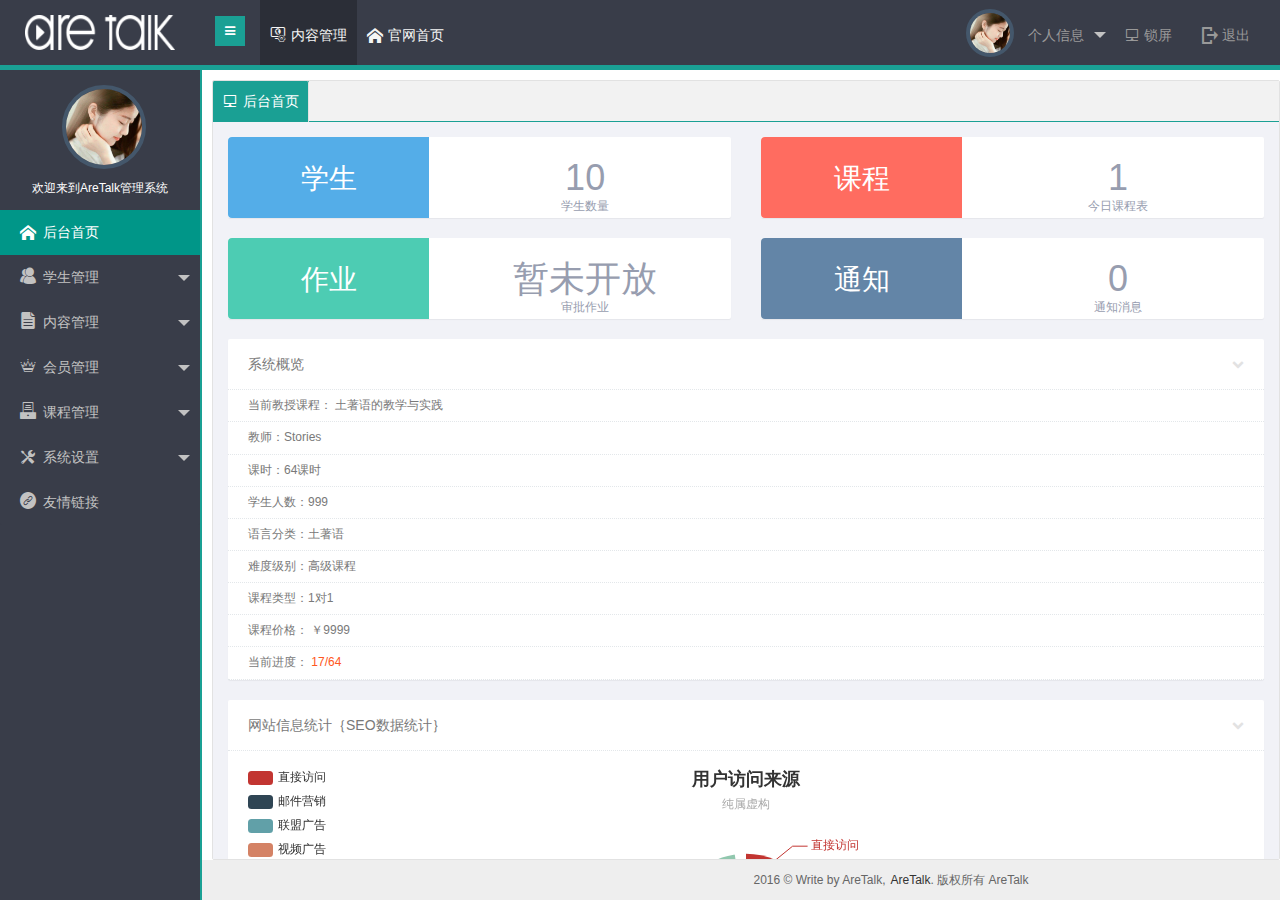
<file: admin/index.html>
<!DOCTYPE html>
<html lang="en">
<head>
	<meta charset="UTF-8">
	<title>AreTalk教师端后台管理</title>
	<meta name="renderer" content="webkit">	
	<meta http-equiv="X-UA-Compatible" content="IE=edge,chrome=1">	
	<meta name="viewport" content="width=device-width, initial-scale=1, maximum-scale=1">	
	<meta name="apple-mobile-web-app-status-bar-style" content="black">	
	<meta name="apple-mobile-web-app-capable" content="yes">	
	<meta name="format-detection" content="telephone=no">	
	<!-- load css -->
	<link rel="stylesheet" type="text/css" href="../common/layui/css/layui.css" media="all">
	<link rel="stylesheet" type="text/css" href="../common/global.css" media="all">
	<link rel="stylesheet" type="text/css" href="css/adminstyle.css" media="all">
</head>
<body >
<div class="layui-layout layui-layout-admin" id="layui_layout" style="min-width: 640px;">
	<!-- 顶部区域 -->
	<div class="layui-header header header-demo">
		<div class="layui-main">
		    <!-- logo区域 -->
			<div class="admin-logo-box">
				<a class="logo" href="#" title="logo"><img src="../common/images/logo.png" alt=""></a>
				<div class="larry-side-menu">
					<i class="fa fa-bars" aria-hidden="true"></i>
				</div>
			</div>
            <!-- 顶级菜单区域 -->
            <div class="layui-larry-menu">
                 <ul class="layui-nav clearfix">
                       <li class="layui-nav-item layui-this">
                 	   	   <a href="#"><i class="iconfont icon-wangzhanguanli"></i>内容管理</a>
                 	   </li>
                 	   <li class="layui-nav-item">
                 	   	   <a href="https://www.baidu.com/"><i class="iconfont icon-weixin3"></i>官网首页</a>
                 	   </li>

                 </ul>
            </div>
            <!-- 右侧导航 -->
            <div id="right-nav" lay-filter="right">
            <ul class="layui-nav larry-header-item"  >
            		<li class="layui-nav-item first">
						<a href="javascript:;">
							<img src="images/user.jpg" class="userimg">			
							<cite >个人信息</cite>

							<span class="layui-nav-more"></span>
						</a>
						<dl class="layui-nav-child">
							<dd>
								<a href="#" data-url="HTML/personInfo.html" data-icon='icon-geren1' data-text="我的AreTalk">我的AreTalk</a>
							</dd>
														<dd>
								<a href="#" data-url="HTML/MyClass.html" data-icon='icon-geren1' data-text="我的AreTalk">我的课程</a>
							</dd>
							<dd>
								<a href="#" data-url="HTML/changepwd.html" data-icon='icon-iconfuzhi01' data-text="修改密码">修改密码</a>
							</dd>
							
						</dl>
					</li>
					<li class="layui-nav-item" >
						<a href="javascript:;" id="lock" >
                        <i class="iconfont icon-diannao1" ></i>
						锁屏</a>
					</li>
					<li class="layui-nav-item">
						<a href="#" id="exit">
                        <i class="iconfont icon-exit"></i>
						退出</a>
					</li>
            </ul>
            </div>
		</div>
	</div>
	<!-- 左侧侧边导航开始 -->
	<div class="layui-side layui-side-bg layui-larry-side" id="larry-side">
        <div class="layui-side-scroll" id="larry-nav-side" lay-filter="side">
		<div class="user-photo">
			<a class="img" title="我的头像" >
				<img src="images/user.jpg" class="userimg1"></a>
			<p>欢迎来到AreTalk管理系统</p>
		</div>
		<!-- 左侧菜单 -->
		<ul class="layui-nav layui-nav-tree">
			<li class="layui-nav-item layui-this">
				<a href="javascript:;" data-url="main.html">
				    <i class="iconfont icon-home1" data-icon='icon-home1'></i>
					<span>后台首页</span>
				</a>
			</li>

			<!-- 用户管理 -->
			<li class="layui-nav-item">
					<a href="javascript:;">
					   <i class="iconfont icon-jiaoseguanli2" ></i>
					   <span>学生管理</span>
					   <em class="layui-nav-more"></em>
					</a>
					    <dl class="layui-nav-child">
					    	<dd>
					    		<a href="javascript:;" data-url="HTML/user/user-list.html">
					    		   <i class="iconfont icon-yonghu1" data-icon='icon-yonghu1'></i>
					    		   <span>学生列表</span>
					    		</a>
					    	</dd>
					    	<dd>
					    		<a href="javascript:;">
					    		   <i class="iconfont icon-jiaoseguanli4" data-icon='icon-jiaoseguanli4'></i>
					    		   <span>角色列表</span>
					    		</a>
					    	</dd>
					    	<dd>
					    		<a href="javascript:;">
					    		   <i class="iconfont icon-quanxian2" data-icon='icon-quanxian2'></i>
					    		   <span>菜单管理</span>
					    		</a>
					    	</dd>
					    </dl>
			    </li>
			<!-- 内容管理 -->
			<li class="layui-nav-item">
					<a href="javascript:;">
					   <i class="iconfont icon-wenzhang1" ></i>
					   <span>内容管理</span>
					   <em class="layui-nav-more"></em>
					</a>
					   <dl class="layui-nav-child">
					   	   <dd>
					    		<a href="javascript:;" data-url="HTML/upload.html">
					    		   <i class="iconfont icon-lanmuguanli" data-icon='icon-lanmuguanli'></i>
					    		   <span>上传作业题</span>
					    		</a>
					    	</dd>
					    	<dd>
					    		<a href="javascript:;" data-url="HTML/uploadFM/index.html">
					    		   <i class="iconfont icon-wenzhang2" data-icon='icon-wenzhang2'></i>
					    		   <span>上传FM音频</span>
					    		</a>
					    	</dd>
					    	<dd>
					    		<a href="javascript:;">
					    		   <i class="iconfont icon-icon1" data-icon='icon-icon1'></i>
					    		   <span>待审核的档案</span>
					    		</a>
					    	</dd>
					    	<dd>
					    		<a href="javascript:;" >
					    		   <i class="iconfont icon-word" data-icon='icon-word'></i>
					    		   <span>我发布的</span>
					    		</a>
					    	</dd>
					    	<dd>
					    		<a href="javascript:;">
					    		   <i class="iconfont icon-pinglun1" data-icon='icon-pinglun1'></i>
					    		   <span>评论管理</span>
					    		</a>
					    	</dd>
					    	
					    	<dd>
					    		<a href="javascript:;">
					    		   <i class="iconfont icon-tags1" data-icon='icon-tags1'></i>
					    		   <span>TAGS管理</span>
					    		</a>
					    	</dd>

					   </dl>
			   </li>
			
                 <!-- 会员管理 -->
				<li class="layui-nav-item">
					<a href="javascript:;">
					   <i class="iconfont icon-m-members" ></i>
					   <span>会员管理</span>
					   <em class="layui-nav-more"></em>
					</a>
					<dl class="layui-nav-child">
                           <dd>
                           	   <a href="javascript:;">
					              <i class="iconfont icon-zhuti"  data-icon='icon-zhuti'></i>
					              <span>注册会员列表</span>
					           </a>
                           </dd>
                           <dd>
                           	   <a href="javascript:;">
					              <i class="iconfont icon-zhuti"  data-icon='icon-zhuti'></i>
					              <span>会员留言管理</span>
					           </a>
                           </dd>
                    </dl>
				</li>
				
				<li class="layui-nav-item">
					<a href="javascript:;" >
					   <i class="iconfont icon-shengchengbaogao" ></i>
					   <span>课程管理</span>
					   <em class="layui-nav-more"></em>
					</a>
					   <dl id="LessonBlockList" class="layui-nav-child">
                           <dd>
                           	   <a href="javascript:;" data-url="HTML/product/lesson-list.html">
					              <i class="iconfont icon-zhuti"  data-icon='icon-zhuti'></i>
					              <span>课程列表</span>
					           </a>
                           </dd>
                          
                           <dd>
					    		<a href="">
					    		   <i class="iconfont icon-database" data-icon='icon-database'></i>
					    		   <span>数据库管理</span>
					    		</a>
					    	</dd>
					   	    <dd>
					    		<a href="">
					    		   <i class="iconfont icon-shengchengbaogao" data-icon='icon-shengchengbaogao'></i>
					    		   <span>生成页面</span>
					    		</a>
					    	</dd>
					    	<dd>
					    		<a href="">
					    		   <i class="iconfont icon-qingchuhuancun" data-icon='icon-qingchuhuancun'></i>
					    		   <span>更新缓存</span>
					    		</a>
					    	</dd>
 
					   </dl>

					   
				</li>
				
			<!-- 系统设置 -->
			<li class="layui-nav-item">
					<a href="javascript:;">
					   <i class="iconfont icon-xitong" ></i>
					   <span>系统设置</span>
					   <em class="layui-nav-more"></em>
					</a>
					    <dl class="layui-nav-child">
					    	<dd>
					    		<a href="javascript:;">
					    		   <i class="iconfont icon-zhandianpeizhi" data-icon='icon-zhandianpeizhi'></i>
					    		   <span>基本参数设置</span>
					    		</a>
					    	</dd>
					    	<dd>
					    		<a href="javascript:;">
					    		   <i class="iconfont icon-zhandianguanli1" data-icon='icon-zhandianguanli1'></i>
					    		   <span>多站点管理</span>
					    		</a>
					    	</dd>
					    	<dd>
					    		<a href="javascript:;">
					    		   <i class="iconfont icon-anquanshezhi" data-icon='icon-anquanshezhi'></i>
					    		   <span>安全设置</span>
					    		</a>
					    	</dd>
					    	<dd>
					    		<a href="javascript:;">
					    		   <i class="iconfont icon-sms" data-icon='icon-sms'></i>
					    		   <span>短信接口设置</span>
					    		</a>
					    	</dd>
					    	<dd>
					    		<a href="javascript:;">
					    		   <i class="iconfont icon-iconfuzhi01" data-icon='icon-iconfuzhi01'></i>
					    		   <span>系统日志管理</span>
					    		</a>
					    	</dd>
					    	<dd>
					    		<a href="javascript:;">
					    			<i class='iconfont icon-SQLServershujuku' data-icon='icon-SQLServershujuku'></i>
					    			<span>SQL命令行工具</span>
					    		</a>
					    	</dd>
					    	<dd>
					    		<a href="javascript:;">
					    			<i class='iconfont icon-xinxicaiji' data-icon='icon-xinxicaiji'></i>
					    			<span>防采集管理</span>
					    		</a>
					    	</dd>
					    </dl>
				</li>
				<!-- 友链设置 -->
				<li class="layui-nav-item">
					<a href="javascript:;">
					   <i class="iconfont icon-youqinglianjie"  data-icon='icon-youqinglianjie'></i>
					   <span>友情链接</span>
					</a>
				</li>
		</ul>
	    </div>
	</div>

	<!-- 左侧侧边导航结束 -->
	<!-- 右侧主体内容 -->
	<div class="layui-body" id="larry-body" style="bottom: 0;border-left: solid 2px #1AA094;">
		<div class="layui-tab layui-tab-card larry-tab-box" id="larry-tab" lay-filter="demo" lay-allowclose="true">
			<ul class="layui-tab-title">
				<li class="layui-this" id="admin-home"><i class="iconfont icon-diannao1"></i><em>后台首页</em></li>
			</ul>
			<div class="layui-tab-content" style="min-height: 150px; ">
				<div class="layui-tab-item layui-show">
					<iframe class="larry-iframe" data-id='0' src="HTML/main.html"></iframe>
				</div>
			</div>
		</div>

        
	</div>
	<!-- 底部区域 -->
	<div class="layui-footer layui-larry-foot" id="larry-footer">
		<div class="layui-mian">

		    <p class="p-admin">
		    	<span>2016 &copy;</span>
		    	Write by AreTalk,<a href="#">AreTalk</a>. 版权所有
		    	AreTalk
		    </p>
		</div>
	</div>
</div>


       
<!-- 加载js文件-->
	<script type="text/javascript" src="../common/layui/layui.js"></script> 
	<script type="text/javascript" src="js/larry.js"></script>
	<script type="text/javascript" src="js/index.js"></script>

<!-- 锁屏 -->
<div class="lock-screen" style="display: none;">
	<div id="locker" class="lock-wrapper">
	<div class="AreTalk">Are Talk Teacher</div>
		<div id="time"></div>
	
		<div class="lock-box center">
			<img src="images/user.jpg" alt="">
			<h1>Mrs.Lee</h1>
			<duv class="form-group col-lg-12">
				<input type="password" placeholder='&nbsp;&nbsp;锁屏状态，请输入密码解锁' id="lock_password" class="form-control lock-input" autofocus name="lock_password">
				<button id="unlock" class="layui-btn layui-btn-primary layui-btn-radius" style="position: relative;top:-3px;">解锁</button>
			</duv>
		</div>
	</div>
</div>
<!-- 菜单控件 -->
<!-- <div class="larry-tab-menu">
	<span class="layui-btn larry-test">刷新</span>
</div> -->
<!-- iframe框架刷新操作 -->
<!-- <div id="refresh_iframe" class="layui-btn refresh_iframe">刷新</div> -->
</body>
</html>
</file>
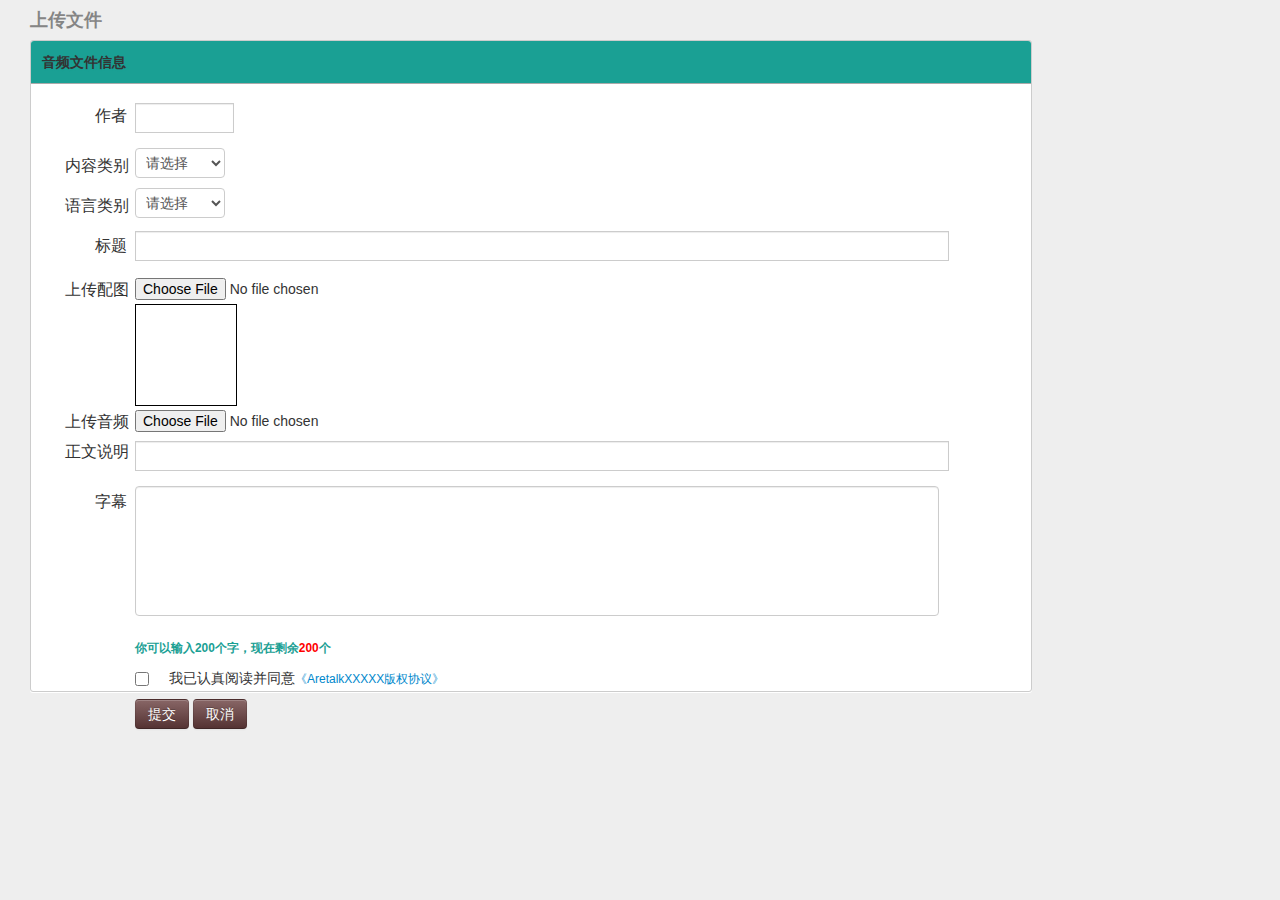
<file: admin/HTML/uploadFM/index.html>
<!DOCTYPE html>
<html lang="en">
<head>
  <meta charset="UTF-8">
  <title>Document</title>


<link rel="stylesheet" type="text/css" href="lib/bootstrap/css/bootstrap.css">
<link rel="stylesheet" href="lib/font-awesome/css/font-awesome.css">
 <link rel="stylesheet" type="text/css" href="lib/stylesheets/theme.css">
<style type="text/css">
#preview{width:100px;height:100px;border:1px solid #000;overflow:hidden;}
#imghead {filter:progid:DXImageTransform.Microsoft.AlphaImageLoader(sizingMethod=image);}
</style>

<script src="lib/jquery-1.8.1.min.js" type="text/javascript"></script>
<script type="text/javascript">
    //ÏÂÀ­ÁÐ±í
     $(document)
      .ready(
          function() {
             $.ajax({
                           type : 'POST',
                             url : "http://192.168.1.4:8080/AreTalkFM/FmAudioKindAction.action",
                                                      
                           dataType : 'JSON',
                           success : function(data) {
                             var txt_pendingFileIdname1 = $("#txt_pendingFileIdname1"); 
                             var str = '';
                             for(var o in data.FilekindName) {
                              str = "<option value='"+data.FilekindName[o].id+"'>" + data.FilekindName[o].filekindName + "</option>"  
                               $("#txt_pendingFileIdname1").append(str);     
                             }
      
                              },
                           error : function() {                                                  
                              }
                               }); 
            //alert("hahahah");
                           $.ajax({
                             type : 'POST',
                             url : "http://211.159.152.210:8188/AreTalkServer/Api/AreTalk/getLanguage.action",
                            // url : "http://aretalk.ngrok.cc/AreTalkServer/Api/AreTalk/getLanguage.action",                           
                             dataType : 'JSON',
                             success : function(data) {
                               var txt_languageInfoname = $("#txt_languageInfoname"); 
                               var str = '';
                               for(var o in data.data.languageInfo) {
                                str = "<option value='"+data.data.languageInfo[o].id+"'>" + data.data.languageInfo[o].name + "</option>"  
                                 $("#txt_languageInfoname").append(str);     
                               }                              
                                },                             
                                 });
                           
                                                                                                   
                                })
    
    </script>
  <script type="text/javascript">
        function previewImage(file)
        { 
          var file1 = file.files[0]; 
        	 if(!/image\/\w+/.test(file1.type)){  
                 alert("请确保图片为图像格式");                 
              var obj = document.getElementById('preview1') ; 
           	  obj.outerHTML=obj.outerHTML;                            	  
                 return false;   
                 }
        document.getElementById('filecancel1').innerHTML = '&nbsp;&nbsp;<button onclick="clearimage()" type="button">取消</button>';
          var MAXWIDTH  = 260; 
          var MAXHEIGHT = 180;
          var div = document.getElementById('preview');
          if (file.files && file.files[0])
          {
              div.innerHTML ='<img id=imghead>';
              var img = document.getElementById('imghead');
              img.onload = function(){
                var rect = clacImgZoomParam(MAXWIDTH, MAXHEIGHT, img.offsetWidth, img.offsetHeight);
                img.width  =  rect.width;
                img.height =  rect.height;
//                 img.style.marginLeft = rect.left+'px';
                img.style.marginTop = '0px';
              }
              var reader = new FileReader();
              reader.onload = function(evt){img.src = evt.target.result;}
              reader.readAsDataURL(file.files[0]);
          }
          else //¼æÈÝIE
          {
            var sFilter='filter:progid:DXImageTransform.Microsoft.AlphaImageLoader(sizingMethod=scale,src="';
            file.select();
            var src = document.selection.createRange().text;
            div.innerHTML = '<img id=imghead>';
            var img = document.getElementById('imghead');
            img.filters.item('DXImageTransform.Microsoft.AlphaImageLoader').src = src;
            var rect = clacImgZoomParam(MAXWIDTH, MAXHEIGHT, img.offsetWidth, img.offsetHeight);
            status =('rect:'+rect.top+','+rect.left+','+rect.width+','+rect.height);
            div.innerHTML = "<div id=divhead style='width:"+rect.width+"px;height:"+rect.height+"px;"+sFilter+src+"\"'></div>";
          }
        
          
          
        }
        function clacImgZoomParam( maxWidth, maxHeight, width, height ){
            var param = {top:0, left:0, width:width, height:height};
            if( width>maxWidth || height>maxHeight )
            {
                rateWidth = width / maxWidth;
                rateHeight = height / maxHeight;
                 
                if( rateWidth > rateHeight )
                {
                    param.width =  maxWidth;
                    param.height = Math.round(height / rateWidth);
                }else
                {
                    param.width = Math.round(width / rateHeight);
                    param.height = maxHeight;
                }
            }
             
            param.left = Math.round((maxWidth - param.width) / 2);
            param.top = Math.round((maxHeight - param.height) / 2);
            return param;
        }
        function clearimage(){
      	  var obj = document.getElementById('preview1') ; 
      	  obj.outerHTML=obj.outerHTML; 
      	  document.getElementById('preview').innerHTML =''; 
      	document.getElementById('filecancel1').innerHTML =''; 
        }
        function looktext(){
        	document.getElementById('modal-one').innerHTML ='请填写真实姓名';
        }
        function cleartext(){
        	var $span = $('#modal-name').val();
        	if($span == ""){
        		$('#modal-one').text('*不能为空'); 
        	}else{
        		$('#modal-one').text(''); 
        	}
        	
        }
</script>
    <!-- Demo page code -->
    
    <style type="text/css">
        #line-button {
            height:300px;
            width:800px;
            margin: 0px auto;
            margin-top: 1em;
        }
        .brand { font-family: georgia, serif; }
        .brand .first {
            color: #ccc;
            font-style: italic;
        }
        .brand .second {
            color: #fff;
            font-weight: bold;
        }
        h6{color:#1aa094;}
        h4{color:#858585;}
        textarea{resize:none;}
        #word{color:red;}
    </style>

    <!-- Le HTML5 shim, for IE6-8 support of HTML5 elements -->
    <!--[if lt IE 9]>
      <script src="http://html5shim.googlecode.com/svn/trunk/html5.js"></script>
    <![endif]-->

    <!-- Le fav and touch icons -->
    <link rel="shortcut icon" href="../assets/ico/favicon.ico">
    <link rel="apple-touch-icon-precomposed" sizes="144x144" href="../assets/ico/apple-touch-icon-144-precomposed.png">
    <link rel="apple-touch-icon-precomposed" sizes="114x114" href="../assets/ico/apple-touch-icon-114-precomposed.png">
    <link rel="apple-touch-icon-precomposed" sizes="72x72" href="../assets/ico/apple-touch-icon-72-precomposed.png">
    <link rel="apple-touch-icon-precomposed" href="../assets/ico/apple-touch-icon-57-precomposed.png">
  </head>




 <div class="span9">
            <script type="text/javascript" src="lib/jqplot/jquery.jqplot.min.js"></script>

<h4 class="page-title">上传文件</h4>

<div class="row-fluid">
    <div class="block"  style="width : 1000px;height : 650px;">
    
        <p class="block-heading" data-toggle="collapse" data-target="#chart-container">音频文件信息</p>
        <div id="chart-container" class="block-body collapse in" >
            <div id="line-button" style="width : 1000px;height : 500px;">
                <div class="modal-text-" style="float: left; font-size: 16px; width:90px"  >
                         <p style="margin:8px 0 30px 50px;"><span>作者</span></p>
                         <p style="margin:15px 0 10px 20px;"><span>内容类别</span></p>
                         <p style="margin:20px 0 10px 20px;"><span>语言类别</span></p>                         
                         <p style="margin:20px 0 24px 50px;"><span>标题</span></p>
                         <p style="margin:1px 0 10px 20px;"><span>上传配图</span></p>
                         <p style="margin:112px 0 10px 20px;"><span>上传音频</span></p>
                         <p style="margin:6px 0 30px 20px;"><span>正文说明</span></p>
                         <p style="margin:6px 0 10px 50px;"><span>字幕</span></p>
                         </div> 
                        
                         <div class="modal-text-"  style="float: left; width : 800px;">
                            <p style="margin:5px 0;">
                           <input class="modal-name" id="modal-name" type="text" style="width : 85px;" onfocus="looktext()" onblur="cleartext()"><span id="modal-one" ></span>
                           </p>
                         <div>
				<select class="form-control" placeholder="pendingFileId" id="txt_pendingFileIdname1" style="width:90px">
					<option id="channelName">请选择</option>			               
		        </select>
				</div>
                  <div>
				<select class="form-control" placeholder="pendingFileId" id="txt_languageInfoname" style="width:90px">
					<option id="channelName">请选择</option>			              						    
		        </select>
				</div>
                         <p style="margin:3px 0;"><input class="modal-title" id="modal-title" style="width : 800px;" value="" type="text"></p>                         
                         <!-- Òþ²Ø±êÇ© -->                  
                         <!-- ÉÏ´«Í¼Æ¬ -->
                         <input type="file" id="preview1" name="imageUpload" onchange="previewImage(this)" />  <span id="filecancel1"></span>
                         
                        <div id="preview">
                         <img id="imghead">
                        </div>                                                                                                        
                         <input type="file" name="fileToUpload" id="fileToUpload" style="width:350px" onchange="fileSelected();"/>
                        
                         
                         <span id="progressNumber"></span>                     
                         <span id="fileSize"></span>
                         <span id="fileType"></span>
                         <span id="filecancel"></span>                      
                         <div class="row">
                         </div>
                                                                                        
                         <p style="margin:5px 0;"><input class="modal-expl" id="modal-expl" maxlength="50" style="width : 800px;" type="text"></p>
                         <p style="margin:0 0 0 0;"><textarea name="yj" id="text_area" clos="30" rows="10" style="width:790px;height:120px"></textarea></p>
                         <p><h6>你可以输入<span>200</span>个字，现在剩余<span id="word">200</span>个</h6></p>
                         <p id="agree"><input id="agreecheckbox" type="checkbox" style="margin: 0 20px 0 0;width:14px;
height:14px;">我已认真阅读并同意<a data-toggle="modal" data-target="#myModal"><span style="font-size:12px;">《AretalkXXXXX版权协议》</span></a></p>                     
                         <p><div type="button" onclick="uploadFile()" class="btn btn-danger btn-sm" id="submit">提交</div>
                         <div type="button" class="btn btn-danger btn-sm" id="clear" onclick="return clearForm();">取消</div></p>
                         </div>             
				
           <div class="block-textleft" style="width:510px;height:210px;" >
                
           </div>
               
        </div>
    </div>
</div>
        </div>
    </div>
    <!-- ??1?a? -->
    <div class="modal fade" id="myModal" tabindex="-1" role="dialog">
               <div class="modal-header"><button class="close" type="button" data-dismiss="modal">x</button>
                        <h3 id="myModalLabel">AretalkXXXXX版权协议</h3>
                </div>
         <div class="modal-body">
                  
                       <h1>aaaaaaaaaaaaa</h1>                                            
                 </div>
                         <div class="modal-footer" align="center">                          
                            <button type="button" data-dismiss="modal">确定</button>         
                            </div>
                        </div>
                         </div>
    <!-- Le javascript
    ================================================== -->
    <!-- Placed at the end of the document so the pages load faster -->
    <script src="lib/bootstrap/js/bootstrap.js"></script>
<script type="text/javascript">
 $(function(){
  $("#text_area").keyup(function(){
   var len = $(this).val().length;
   if(len > 199){
    $(this).val($(this).val().substring(0,200));
   }
   var num = 200 - len;
   $("#word").text(num);
  });
 });

function clearForm() {
            var allNodes =  document.getElementsByTagName('*');
            //遍历所有表元素
            for (var i = 0; i < allNodes.length; i++) {
                allNodes[i].value = "";    //清空所有值
            }
            return false;
        } 
</script>
    <script type="text/javascript">
      function fileSelected() {
        var file = document.getElementById('fileToUpload').files[0];
        if (file) {
          var fileSize = 0;
          if (file.size > 1048576){
            fileSize = (Math.round(file.size/1048576)).toString() + "MB";
          }
          else{
            fileSize = (Math.round(file.size/1024)).toString() + "KB";
          }
          document.getElementById('fileSize').innerHTML = 'Size: ' + '&nbsp;&nbsp;&nbsp;<input style="width:80px;" disabled="disabled" value='+fileSize+'>';
          document.getElementById('fileType').innerHTML = 'Type: ' + '&nbsp;&nbsp;<input style="width:150px;" disabled="disabled" value='+file.type+'>';
          document.getElementById('filecancel').innerHTML = '&nbsp;&nbsp;<button onclick="clearfile()" type="button">取消</button>';
        }else{
        	 document.getElementById('fileSize').innerHTML ='';
             document.getElementById('fileType').innerHTML = '';
             document.getElementById('filecancel').innerHTML = '';
             document.getElementById('progressNumber').innerHTML ='';
        }
      }

      function clearfile(){
    	  var obj = document.getElementById('fileToUpload') ; 
    	  obj.outerHTML=obj.outerHTML; 
    	  document.getElementById('fileSize').innerHTML ='';
          document.getElementById('fileType').innerHTML = '';
          document.getElementById('filecancel').innerHTML = '';
          document.getElementById('progressNumber').innerHTML ='';
          
      }

      function uploadFile(){ 

        if ($('#txt_pendingFileIdname1').val()=="请选择" ) {
            alert("没有选择内容类别")
            return ;
        }

if ($('#txt_languageInfoname').val()=="请选择")  {
          alert("没有选择语言类别")
          return ;
        } 


                $("input[type='text']").each(function () {
                    if ($(this).val() == "" ) {
                      alert("仍有项目未填写！");
                        return 
                    };
                    
                });

         if( $('#text_area').val().length==0){
            alert('字幕没有填写')
            return ;
         }


         if($("input[type='checkbox']").is(':checked')==false){
    alert("您还没有勾选同意上传相关协议");
    return false;

}else{ 
        alert("正在开始上传，出现提交完成提示前请等待")
    	  var filekindId = $('#txt_pendingFileIdname1').val();//ÎÄ¼þÀàÐÍ
    	  var expl = $('#modal-expl').val();//½âÊÍËµÃ÷
    	  var subtitle = $('#text_area').val();//×ÖÄ»
    	  var title = $('#modal-title').val();//±êÌâ
    	  var realName =$('#modal-name').val();//ÕæÊµÐÕÃû
    	  var userId = 1014;//×÷Õßid
    	  var languageId = $('#txt_languageInfoname').val();//ÓïÑÔid    	  
  
         var imagefile = document.getElementById('preview1').files[0];   	
  	    var fdimage = new FormData();
  	    fdimage.append("preview1", document.getElementById('preview1').files[0]);
  	    var imageUpload = new XMLHttpRequest();
  	    imageUpload.upload.addEventListener("progress", uploadProgress, false);
  	  
  	    imageUpload.addEventListener("error", uploadFailed, false);
  	    imageUpload.addEventListener("abort", uploadCanceled, false);
  	    imageUpload.open("POST", "http://192.168.1.4:8080/AreTalkFM/Servlet/UploadHandleServlet?sign=2&userId=1014",false);
  	    imageUpload.send(fdimage);
  	    
  	  
  	  var fd = new FormData();
      fd.append("fileToUpload", document.getElementById('fileToUpload').files[0]);      
      var xhr = new XMLHttpRequest();
      xhr.upload.addEventListener("progress", uploadProgress, false);
     
      xhr.addEventListener("error", uploadFailed, false);
      xhr.addEventListener("abort", uploadCanceled, false);
      xhr.open("POST", "http://192.168.1.4:8080/AreTalkFM/Servlet/UploadHandleServlet?sign=1&userId=1014");
      xhr.send(fd);
            $.ajax({           
                type : 'POST',
                url : "http://192.168.1.4:8080/AreTalkFM/AddAuditFile.action",			                     
                dataType : 'JSON',
                data: {
                   	'filekindId' : filekindId,
                   	'expl' : expl,
                   	'subtitle' : subtitle,
                   	'title' : title,
                   	'realName' : realName,
                   	'userId' : userId,
                   	'languageId' : languageId,               
                    },
                success : function(data) { 
               	 alert("提交完成，等待审核");
                   },
                error : function() {
               	 alert("上传失败，请重试");
                   }
                  });

       } 
      }

      function uploadProgress(evt) {
        if (evt.lengthComputable) {
          var percentComplete = Math.round(evt.loaded * 100 / evt.total);
          document.getElementById('progressNumber').innerHTML = percentComplete.toString() + '%';

          var progressBar = document.getElementById('#progressBar');  
          var percentageDiv = document.getElementById('#percentage');  
      //   if (evt.lengthComputable) {  
      //   progressBar.max = evt.total;  
      //    progressBar.value = evt.loaded;  
      //   percentageDiv.innerHTML = Math.round(evt.loaded / evt.total * 100) + '%';  
      // } 
        }
        else {
          document.getElementById('progressNumber').innerHTML = 'unable to compute';
        }
      }

      function IMGuploadComplete(evt) {
        /* This event is raised when the server send back a response */
        //alert(evt.target.responseText);
          alert("图片上传成功");
        
      }

      function MP3uploadComplete(evt) {
        /* This event is raised when the server send back a response */
        //alert(evt.target.responseText);
          alert("音频上传成功");
        
      }

      function uploadFailed(evt) {
        alert("There was an error attempting to upload the file.");
      }

      function uploadCanceled(evt) {
        alert("The upload has been canceled by the user or the browser dropped the connection.");
      }
      
    </script>
    <body>
  
</body>
</html>
</file>
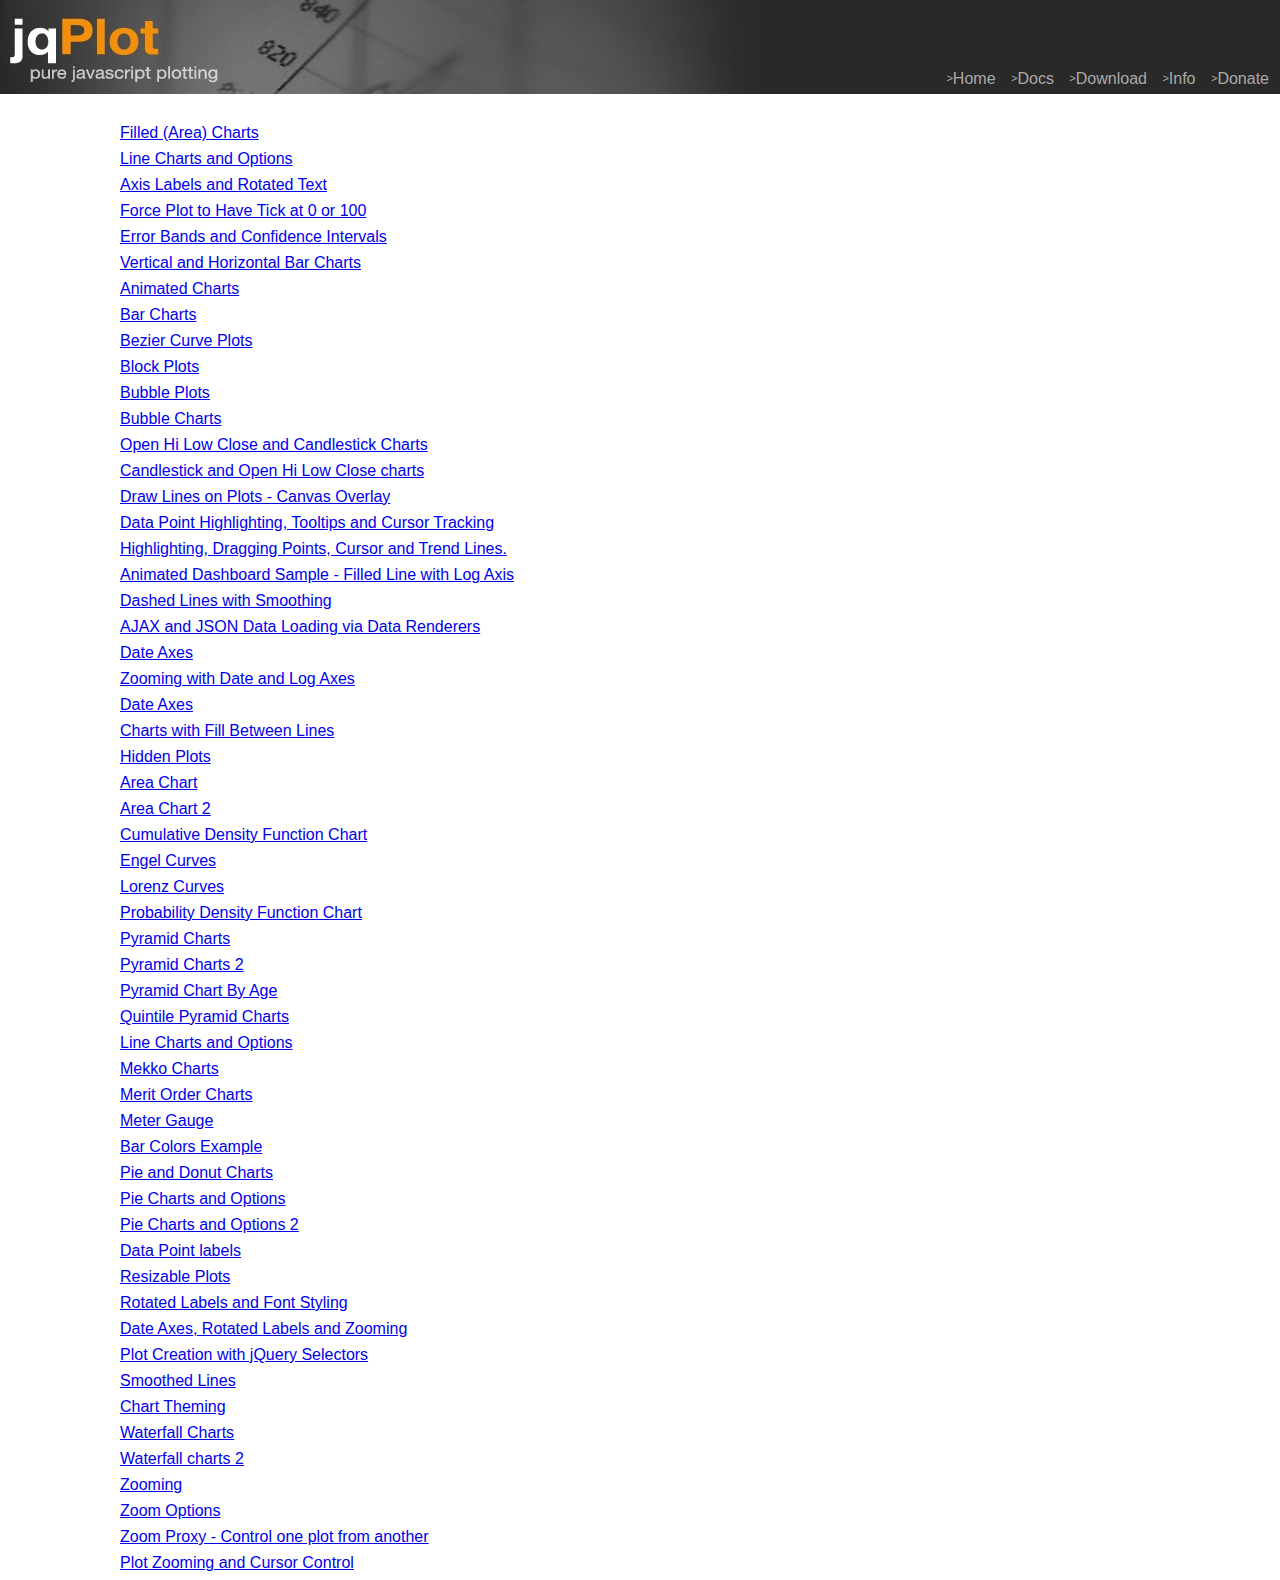
<file: admin/HTML/uploadFM/lib/jqplot/examples/index.html>
<!DOCTYPE html>

<html>
<head>
    
    <title>jqPlot Sample Charts</title>

    <link class="include" rel="stylesheet" type="text/css" href="../jquery.jqplot.min.css" />
    <link rel="stylesheet" type="text/css" href="examples.min.css" />
    <link type="text/css" rel="stylesheet" href="syntaxhighlighter/styles/shCoreDefault.min.css" />
    <link type="text/css" rel="stylesheet" href="syntaxhighlighter/styles/shThemejqPlot.min.css" />
  
  <!--[if lt IE 9]><script language="javascript" type="text/javascript" src="../excanvas.js"></script><![endif]-->
    <script class="include" type="text/javascript" src="../jquery.min.js"></script>

</head>
<body>
    <div class="logo">
   <div class="nav">
   <a class="nav" href="../../../index.php"><span>&gt;</span>Home</a>
   <a class="nav"  href="../../../docs/"><span>&gt;</span>Docs</a>
   <a class="nav"  href="../../download/"><span>&gt;</span>Download</a>
   <a class="nav" href="../../../info.php"><span>&gt;</span>Info</a>
   <a class="nav"  href="../../../donate.php"><span>&gt;</span>Donate</a>
   </div>
</div>
<!-- Index content goes here -->

<style type="text/css">

    p.example-link {
        margin-top: 0.5em;
        margin-bottom: 0.5em;
        margin-left: 120px;
    }

</style>

<div class="example-links">

<p class="example-link"><a class="example-link" href="area.html">Filled (Area) Charts</a></p>
<p class="example-link"><a class="example-link" href="axisLabelTests.html">Line Charts and Options</a></p>
<p class="example-link"><a class="example-link" href="axisLabelsRotatedText.html">Axis Labels and Rotated Text</a></p>
<p class="example-link"><a class="example-link" href="axisScalingForceTickAt.html">Force Plot to Have Tick at 0 or 100</a></p>
<p class="example-link"><a class="example-link" href="bandedLine.html">Error Bands and Confidence Intervals</a></p>
<p class="example-link"><a class="example-link" href="bar-charts.html">Vertical and Horizontal Bar Charts</a></p>
<p class="example-link"><a class="example-link" href="barLineAnimated.html">Animated Charts</a></p>
<p class="example-link"><a class="example-link" href="barTest.html">Bar Charts</a></p>
<p class="example-link"><a class="example-link" href="bezierCurve.html">Bezier Curve Plots</a></p>
<p class="example-link"><a class="example-link" href="blockPlot.html">Block Plots</a></p>
<p class="example-link"><a class="example-link" href="bubble-plots.html">Bubble Plots</a></p>
<p class="example-link"><a class="example-link" href="bubbleChart.html">Bubble Charts</a></p>
<p class="example-link"><a class="example-link" href="candlestick-charts.html">Open Hi Low Close and Candlestick Charts</a></p>
<p class="example-link"><a class="example-link" href="candlestick.html">Candlestick and Open Hi Low Close charts</a></p>
<p class="example-link"><a class="example-link" href="canvas-overlay.html">Draw Lines on Plots - Canvas Overlay</a></p>
<p class="example-link"><a class="example-link" href="cursor-highlighter.html">Data Point Highlighting, Tooltips and Cursor Tracking</a></p>
<p class="example-link"><a class="example-link" href="customHighlighterCursorTrendline.html">Highlighting, Dragging Points, Cursor and Trend Lines.</a></p>
<p class="example-link"><a class="example-link" href="dashboardWidget.html">Animated Dashboard Sample - Filled Line with Log Axis</a></p>
<p class="example-link"><a class="example-link" href="dashedLines.html">Dashed Lines with Smoothing</a></p>
<p class="example-link"><a class="example-link" href="data-renderers.html">AJAX and JSON Data Loading via Data Renderers</a></p>
<p class="example-link"><a class="example-link" href="date-axes.html">Date Axes</a></p>
<p class="example-link"><a class="example-link" href="dateAxisLogAxisZooming.html">Zooming with Date and Log Axes</a></p>
<p class="example-link"><a class="example-link" href="dateAxisRenderer.html">Date Axes</a></p>
<p class="example-link"><a class="example-link" href="fillBetweenLines.html">Charts with Fill Between Lines</a></p>
<p class="example-link"><a class="example-link" href="hiddenPlotsInTabs.html">Hidden Plots</a></p>
<p class="example-link"><a class="example-link" href="kcp_area.html">Area Chart</a></p>
<p class="example-link"><a class="example-link" href="kcp_area2.html">Area Chart 2</a></p>
<p class="example-link"><a class="example-link" href="kcp_cdf.html">Cumulative Density Function Chart</a></p>
<p class="example-link"><a class="example-link" href="kcp_engel.html">Engel Curves</a></p>
<p class="example-link"><a class="example-link" href="kcp_lorenz.html">Lorenz Curves</a></p>
<p class="example-link"><a class="example-link" href="kcp_pdf.html">Probability Density Function Chart</a></p>
<p class="example-link"><a class="example-link" href="kcp_pyramid.html">Pyramid Charts</a></p>
<p class="example-link"><a class="example-link" href="kcp_pyramid2.html">Pyramid Charts 2</a></p>
<p class="example-link"><a class="example-link" href="kcp_pyramid_by_age.html">Pyramid Chart By Age</a></p>
<p class="example-link"><a class="example-link" href="kcp_quintiles.html">Quintile Pyramid Charts</a></p>
<p class="example-link"><a class="example-link" href="line-charts.html">Line Charts and Options</a></p>
<p class="example-link"><a class="example-link" href="mekkoCharts.html">Mekko Charts</a></p>
<p class="example-link"><a class="example-link" href="meritOrder.html">Merit Order Charts</a></p>
<p class="example-link"><a class="example-link" href="meterGauge.html">Meter Gauge</a></p>
<p class="example-link"><a class="example-link" href="multipleBarColors.html">Bar Colors Example</a></p>
<p class="example-link"><a class="example-link" href="pie-donut-charts.html">Pie and Donut Charts</a></p>
<p class="example-link"><a class="example-link" href="pieTest.html">Pie Charts and Options</a></p>
<p class="example-link"><a class="example-link" href="pieTest4.html">Pie Charts and Options 2</a></p>
<p class="example-link"><a class="example-link" href="point-labels.html">Data Point labels</a></p>
<p class="example-link"><a class="example-link" href="resizablePlot.html">Resizable Plots</a></p>
<p class="example-link"><a class="example-link" href="rotated-tick-labels.html">Rotated Labels and Font Styling</a></p>
<p class="example-link"><a class="example-link" href="rotatedTickLabelsZoom.html">Date Axes, Rotated Labels and Zooming</a></p>
<p class="example-link"><a class="example-link" href="selectorSyntax.html">Plot Creation with jQuery Selectors</a></p>
<p class="example-link"><a class="example-link" href="smoothedLine.html">Smoothed Lines</a></p>
<p class="example-link"><a class="example-link" href="theming.html">Chart Theming</a></p>
<p class="example-link"><a class="example-link" href="waterfall.html">Waterfall Charts</a></p>
<p class="example-link"><a class="example-link" href="waterfall2.html">Waterfall charts 2</a></p>
<p class="example-link"><a class="example-link" href="zoom1.html">Zooming</a></p>
<p class="example-link"><a class="example-link" href="zoomOptions.html">Zoom Options</a></p>
<p class="example-link"><a class="example-link" href="zoomProxy.html">Zoom Proxy - Control one plot from another</a></p>
<p class="example-link"><a class="example-link" href="zooming.html">Plot Zooming and Cursor Control</a></p>

</div>

<!-- End Index content -->


    </div>

</body>


</html>
</file>
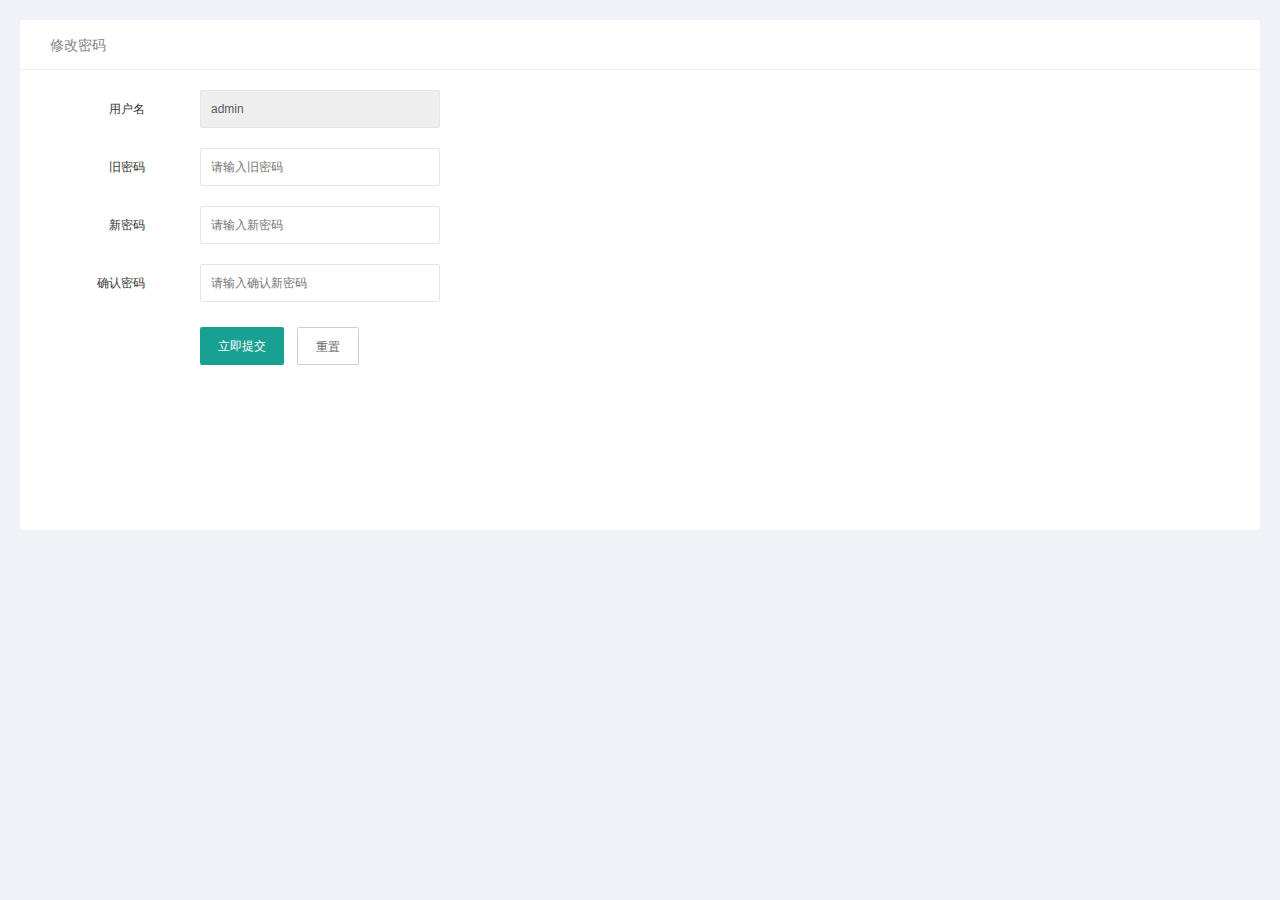
<file: admin/HTML/changepwd.html>
<!DOCTYPE html>
<html lang="en">
<head>
	<meta charset="UTF-8">
	<title>个人信息</title>
	<meta name="renderer" content="webkit">	
	<meta http-equiv="X-UA-Compatible" content="IE=edge,chrome=1">	
	<meta name="viewport" content="width=device-width, initial-scale=1, maximum-scale=1">	
	<meta name="apple-mobile-web-app-status-bar-style" content="black">	
	<meta name="apple-mobile-web-app-capable" content="yes">	
	<meta name="format-detection" content="telephone=no">	
	<link rel="stylesheet" type="text/css" href="../../common/layui/css/layui.css" media="all">
	<link rel="stylesheet" type="text/css" href="../../common/bootstrap/css/bootstrap.css" media="all">
	<link rel="stylesheet" type="text/css" href="../../common/global.css" media="all">
	<link rel="stylesheet" type="text/css" href="../css/personal.css" media="all">
</head>
<body>
<section class="layui-larry-box">
	<div class="larry-personal">
		<header class="larry-personal-tit">
			<span>修改密码</span>
		</header><!-- /header -->
		<div class="larry-personal-body clearfix changepwd">
			<form class="layui-form col-lg-4" method="post" action="">
			 	<div class="layui-form-item">
					<label class="layui-form-label">用户名</label>
					<div class="layui-input-block">  
					  	<input type="text" name="title"  autocomplete="off"  class="layui-input layui-disabled" value="admin" disabled="disabled" >
					</div>
				</div>
				<div class="layui-form-item">
					<label class="layui-form-label">旧密码</label>
					<div class="layui-input-block">  
					  	<input type="password" name="title"  autocomplete="off"  class="layui-input" value="" placeholder="请输入旧密码">
					</div>
				</div>
				<div class="layui-form-item">
					<label class="layui-form-label">新密码</label>
					<div class="layui-input-block">  
					  	<input type="password" name="title"  autocomplete="off"  class="layui-input" value="" placeholder="请输入新密码">
					</div>
				</div>
				<div class="layui-form-item">
					<label class="layui-form-label">确认密码</label>
					<div class="layui-input-block">  
					  	<input type="password" name="title"  autocomplete="off"  class="layui-input" value="" placeholder="请输入确认新密码">
					</div>
				</div>
				<div class="layui-form-item change-submit">
					<div class="layui-input-block">
						<button class="layui-btn" lay-submit="" lay-filter="demo1">立即提交</button>
						<button type="reset" class="layui-btn layui-btn-primary">重置</button>
					</div>
				</div>
			</form>
		</div>
	</div>
</section>
<script type="text/javascript" src="../../common/layui/layui.js"></script>
<script type="text/javascript">
	layui.use(['form','upload'],function(){
         var form = layui.form();
	});
</script>
</body>
</html>
</file>
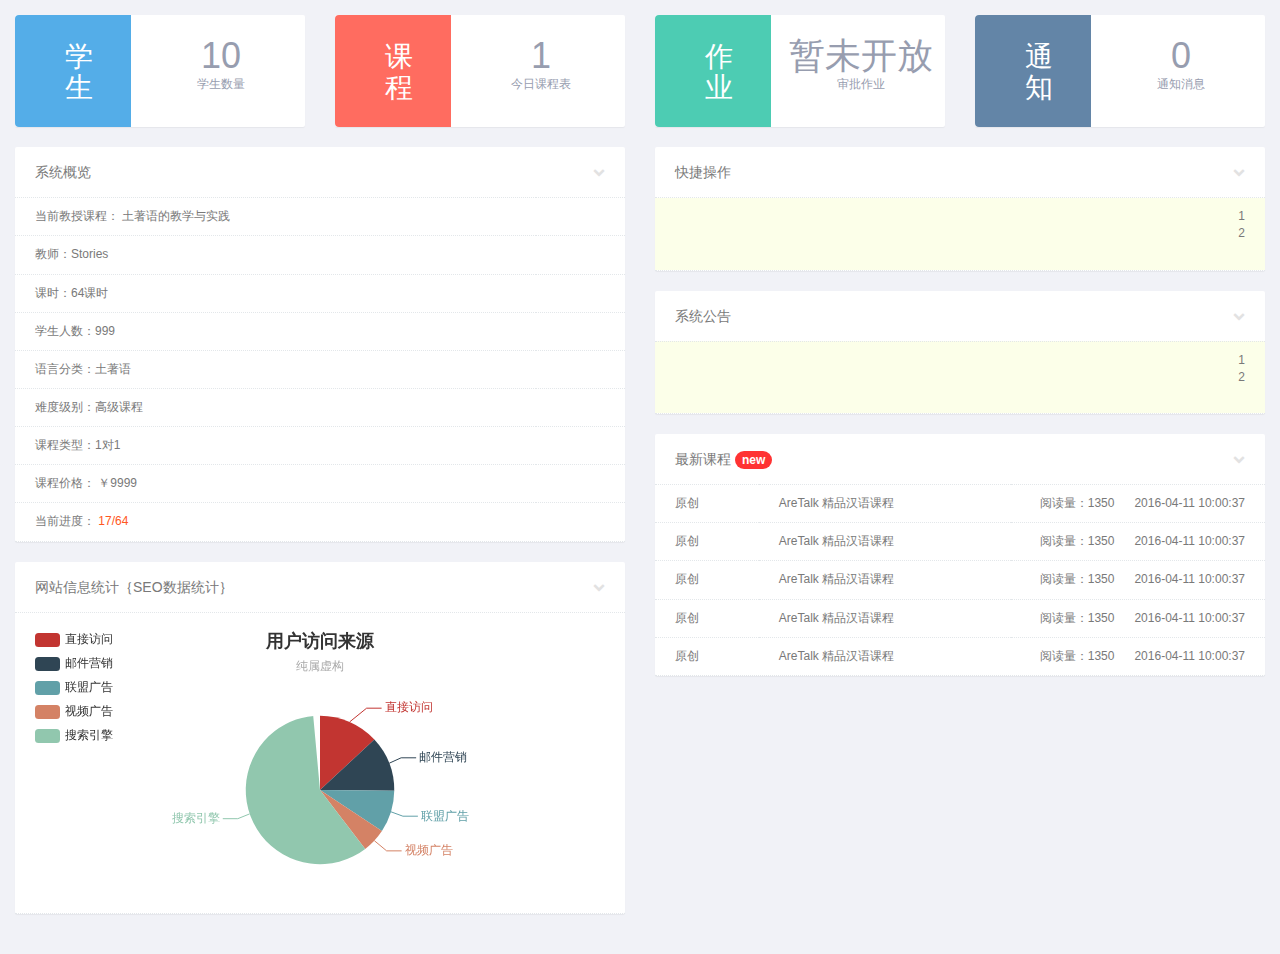
<file: admin/HTML/main.html>
<!DOCTYPE html>
<html lang="en">
<head>
	<meta charset="UTF-8">
	<title>CMS-Home</title>
  <meta name="renderer" content="webkit"> 
  <meta http-equiv="X-UA-Compatible" content="IE=edge,chrome=1">  
  <meta name="viewport" content="width=device-width, initial-scale=1, maximum-scale=1"> 
  <meta name="apple-mobile-web-app-status-bar-style" content="black"> 
  <meta name="apple-mobile-web-app-capable" content="yes">  
  <meta name="format-detection" content="telephone=no"> 
	<link rel="stylesheet" type="text/css" href="../../common/layui/css/layui.css" media="all">
	<link rel="stylesheet" type="text/css" href="../../common/bootstrap/css/bootstrap.css" media="all">
	<link rel="stylesheet" type="text/css" href="../../common/global.css">
	<link rel="stylesheet" type="text/css" href="../css/main.css" media="all">
</head>
<body>
<section class="larry-wrapper">
    <!-- overview -->
	<div class="row state-overview">
		<div class="col-lg-3 col-sm-6">
			<section class="panel">
				<div class="symbol userblue"> <i class="iconpx-users"></i>
				</div>
				<div class="value">
					<a href="#">
						<h1 id="count1">10</h1>
					</a>
					<p>学生数量</p>
				</div>
			</section>
		</div>
		<div class="col-lg-3 col-sm-6">
			<section class="panel">
				<div class="symbol commred"> <i class="iconpx-user-add"></i>
				</div>
				<div class="value">
					<a href="#">
						<h1 id="count2">1</h1>
					</a>
					<p>今日课程表</p>
				</div>
			</section>
		</div>
		<div class="col-lg-3 col-sm-6">
			<section class="panel">
				<div class="symbol articlegreen">
					<i class="iconpx-file-word-o"></i>
				</div>
				<div class="value">
					<a href="#">
						<h1 id="count3">暂未开放</h1>
					</a>
					<p>审批作业</p>
				</div>
			</section>
		</div>
		<div class="col-lg-3 col-sm-6">
			<section class="panel">
				<div class="symbol rsswet">
					<i class="iconpx-check-circle"></i>
				</div>
				<div class="value">
					<a href="#">
						<h1 id="count4">0</h1>
					</a>
					<p>通知消息</p>
				</div>
			</section>
		</div>
	</div>
	<!-- overview end -->
	<div class="row">
		<div class="col-lg-6">
			<section class="panel">
				<header class="panel-heading bm0">
					<span class='span-title'>系统概览</span>
					<span class="tools pull-right"><a href="javascript:;" class="iconpx-chevron-down"></a></span>
				</header>
				<div class="panel-body" >
					<table class="table table-hover personal-task">
                         <tbody>
                         	<tr>
                         		<td>
                         			<strong>当前教授课程</strong>： 土著语的教学与实践 

                         		</td>
                         		<td>

                         		</td>
                         	</tr>
                         	<tr>
                         		<td>
                                <strong>教师</strong>：Stories

                                </td>
                                <td></td>
                         	</tr>
                         	<tr>
                         		<td>
                                <strong>课时</strong>：64课时
                                </td>
                                <td></td>
                         	</tr>
                         	<tr>
                         		<td>
                                <strong>学生人数</strong>：999
                                </td>
                                <td></td>
                         	</tr>
                         	<tr>
                         		<td>
                                <strong>语言分类</strong>：土著语
                                </td>
                                <td></td>
                         	</tr>
                         	<tr>
                         		<td>
                                <strong>难度级别</strong>：高级课程
                                </td>
                                <td></td>
                         	</tr>
                         	<tr>
                         		<td>
                                <strong>课程类型</strong>：1对1

                                </td>
                                <td></td>
                         	</tr>
                         	<tr>
                         		<td>
                                <strong>课程价格</strong>： ￥9999

                                </td>
                                <td></td>
                         	</tr>
                         	<tr>
                         		<td>
                                <strong>当前进度</strong>： <span class="current_user">17/64</span>

                                </td>
                                <td></td>
                         	</tr>
                         </tbody>
					</table>
				</div>
			</section>
      <!-- 网站信息统计｛SEO数据统计｝ -->
      <section class="panel">
                  <header class="panel-heading bm0">
                       <span class='span-title'>网站信息统计｛SEO数据统计｝</span>
                       <span class="tools pull-right"><a href="javascript:;" class="iconpx-chevron-down"></a></span>
                  </header>
                  <div class="panel-body laery-seo-box">
                        <div class="larry-seo-stats" id="larry-seo-stats"></div>
                  </div>
      </section>
		</div>
		<div class="col-lg-6">
		     <!-- 快捷操作 -->
             <section class="panel">
                  <header class="panel-heading bm0">
                        <span class='span-title'>快捷操作</span>
                        <span class="tools pull-right"><a href="javascript:;" class="iconpx-chevron-down"></a></span>
                  </header>
                  <div class="panel-body">
                        <table class="table table-hover personal-task shortcut">
                            <tr>
                            	<td>
                            		<div class="c1">1</div>
                            		<div class="c2">2</div>
                            		<br>
                            	</td>
                            </tr>
                        </table>
                  </div>
             </section>
          <!-- 系统公告 -->
             <section class="panel">
                 <header class="panel-heading bm0">
                        <span class='span-title'>系统公告</span>
                        <span class="tools pull-right"><a href="javascript:;" class="iconpx-chevron-down"></a></span>
                  </header>
                  <div class="panel-body">
                        <table class="table table-hover personal-task shortcut">
                            <tr>
                              <td>
                                <div class="c1">1</div>
                                <div class="c2">2</div>
                                <br>
                              </td>
                            </tr>
                        </table>
                  </div>
             </section>

              <!-- 最新文章 -->
             <section class="panel">
                  <header class="panel-heading bm0">
                        <span class='span-title'>最新课程</span>
                        <span class="badge" style="background-color:#FF3333;"> new </span>
                        <span class="tools pull-right"><a href="javascript:;" class="iconpx-chevron-down"></a></span>
                  </header>
                  <div class="panel-body">
                       <table class="table table-hover personal-task">
                             <tbody>
                              <tr>
                                <td>原创</td>
                                <td>
                                  <a href="#" target="_blank">AreTalk 精品汉语课程</a>
                                </td>
                                <td class="col-md-5">阅读量：1350 &nbsp;&nbsp;&nbsp;&nbsp; 2016-04-11 10:00:37</td>
                              </tr>
                              <tr>
                                <td>原创</td>
                                <td>
                                  <a href="#" target="_blank">AreTalk 精品汉语课程</a>
                                </td>
                                <td class="col-md-5">阅读量：1350 &nbsp;&nbsp;&nbsp;&nbsp; 2016-04-11 10:00:37</td>
                              </tr>
                              <tr>
                                <td>原创</td>
                                <td>
                                  <a href="#" target="_blank">AreTalk 精品汉语课程</a>
                                </td>
                                <td class="col-md-5">阅读量：1350 &nbsp;&nbsp;&nbsp;&nbsp; 2016-04-11 10:00:37</td>
                              </tr>
                              <tr>
                                <td>原创</td>
                                <td>
                                  <a href="#" target="_blank">AreTalk 精品汉语课程</a>
                                </td>
                                <td class="col-md-5">阅读量：1350 &nbsp;&nbsp;&nbsp;&nbsp; 2016-04-11 10:00:37</td>
                              </tr>
                              <tr>
                                <td>原创</td>
                                <td>
                                  <a href="#" target="_blank">AreTalk 精品汉语课程</a>
                                </td>
                                <td class="col-md-5">阅读量：1350 &nbsp;&nbsp;&nbsp;&nbsp; 2016-04-11 10:00:37</td>
                              </tr>
                             </tbody>
                       </table>
                  </div>
             </section>
		</div>
	</div>

</section>

<script type="text/javascript" src="../../common/layui/layui.js"></script>
<script type="text/javascript">
	layui.use(['jquery','layer','element'],function(){
		window.jQuery = window.$ = layui.jquery;
		window.layer = layui.layer;
        window.element = layui.element();

       $('.panel .tools .iconpx-chevron-down').click(function(){
       	   var el = $(this).parents(".panel").children(".panel-body");
       	   if($(this).hasClass("iconpx-chevron-down")){
       	   	   $(this).removeClass("iconpx-chevron-down").addClass("iconpx-chevron-up");
       	   	   el.slideUp(200);
       	   }else{
       	   	   $(this).removeClass("iconpx-chevron-up").addClass("iconpx-chevron-down");
       	   	   el.slideDown(200);
       	   }
       })

	});
</script>
<script type="text/javascript" src="../jsplug/echarts.min.js"></script>
<script type="text/javascript" src="../js/main.js"></script>
</body>
</html>
</file>
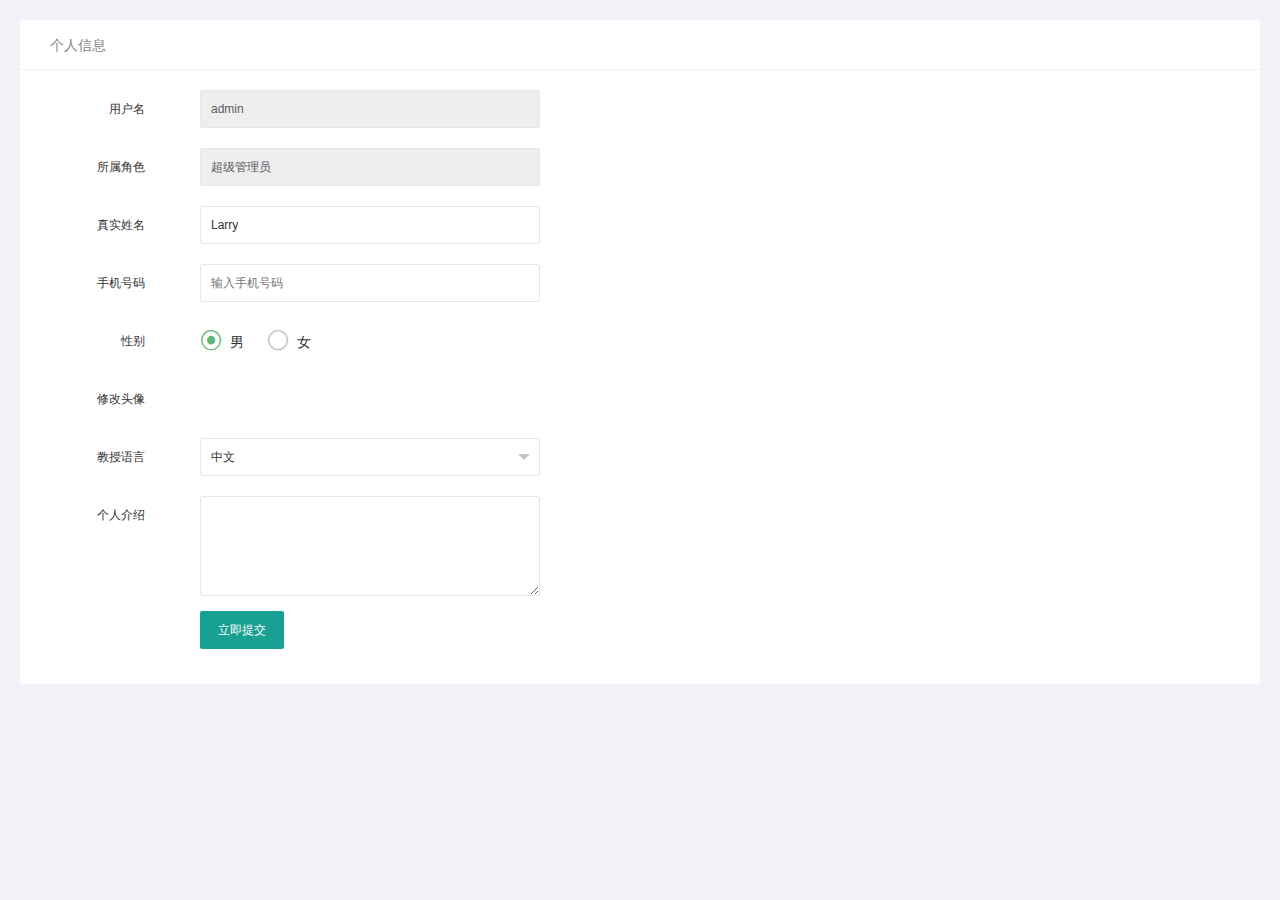
<file: admin/HTML/personInfo.html>
<!DOCTYPE html>
<html lang="en">
<head>
	<meta charset="UTF-8">
	<title>个人信息</title>
	<meta name="renderer" content="webkit">	
	<meta http-equiv="X-UA-Compatible" content="IE=edge,chrome=1">	
	<meta name="viewport" content="width=device-width, initial-scale=1, maximum-scale=1">	
	<meta name="apple-mobile-web-app-status-bar-style" content="black">	
	<meta name="apple-mobile-web-app-capable" content="yes">	
	<meta name="format-detection" content="telephone=no">	
	<link rel="stylesheet" type="text/css" href="../../common/layui/css/layui.css" media="all">
	<link rel="stylesheet" type="text/css" href="../../common/bootstrap/css/bootstrap.css" media="all">
	<link rel="stylesheet" type="text/css" href="../../common/global.css" media="all">
	<link rel="stylesheet" type="text/css" href="../css/personal.css" media="all">
</head>
<body>
<section class="layui-larry-box">
	<div class="larry-personal">
		<header class="larry-personal-tit">
			<span>个人信息</span>
		</header><!-- /header -->
		<div class="larry-personal-body clearfix">
			<form class="layui-form col-lg-5" >
				<div class="layui-form-item">
					<label class="layui-form-label">用户名</label>
					<div class="layui-input-block">  
						<input type="text" name="title"  autocomplete="off"  class="layui-input layui-disabled" value="admin" disabled="disabled" >
					</div>
				</div>
				<div class="layui-form-item">
					<label class="layui-form-label">所属角色</label>
					<div class="layui-input-block">
						<input type="text" name="username"  autocomplete="off" class="layui-input layui-disabled" value="超级管理员" disabled="disabled">
					</div>
				</div>
				<div class="layui-form-item">
					<label class="layui-form-label">真实姓名</label>
					<div class="layui-input-block">
						<input type="text" name="username"  autocomplete="off" class="layui-input" value="Larry">
					</div>
				</div>
				<div class="layui-form-item">
					<label class="layui-form-label">手机号码</label>
					<div class="layui-input-block">
						<input type="text" name="username"  autocomplete="off" class="layui-input" placeholder="输入手机号码">
					</div>
				</div>
				<div class="layui-form-item">
					<label class="layui-form-label">性别</label>
					<div class="layui-input-block">
						<input type="radio" name="sex" value="男" title="男" checked=""><div class="layui-unselect layui-form-radio layui-form-radioed"><i class="layui-anim layui-icon"></i><span>男</span></div>
						<input type="radio" name="sex" value="女" title="女"><div class="layui-unselect layui-form-radio"><i class="layui-anim layui-icon"></i><span>女</span></div>
					</div>
				</div>
				<div class="layui-form-item">
					<label class="layui-form-label">修改头像</label>
					<div class="layui-input-block">
						<input type="file" name="file" class="layui-upload-file">
					</div>
				</div>
				<div class="layui-form-item">
					<label class="layui-form-label">教授语言</label>
					<div class="layui-input-block">
						<select name="interest" lay-filter="aihao">
							<option value=""></option>
							<option value="0" selected="selected">中文</option>
							<option value="1">英文</option>
						</select>
					</div>
				</div>

				<div class="layui-form-item layui-form-text">
					<label class="layui-form-label">个人介绍</label>
					<div class="layui-input-block">
						<textarea value="" id="personinfo" class="layui-textarea"></textarea>
					</div>
				</div>
				
				<div class="layui-form-item">
					<div class="layui-input-block">
						<div class="layui-btn"  onclick="send();">立即提交</div>
						
					</div>
				</div>
			</form>
		</div>
	</div>
</section>
<script src="../js/jquery-1.12.2.min.js"></script>
<script type="text/javascript" src="../../common/layui/layui.js"></script>
<script type="text/javascript">
	layui.use(['form','upload','jquery'],function(){
         var form = layui.form();
         var $ = layui.jquery;
	});


function getCookie(c_name) {
  var c_value = document.cookie;
  var c_start = c_value.indexOf(" " + c_name + "=");
  if (c_start == -1) {
      c_start = c_value.indexOf(c_name + "=");
  }
  if (c_start == -1) {
      c_value = null;
  }
  else {
      c_start = c_value.indexOf("=", c_start) + 1;
      var c_end = c_value.indexOf(";", c_start);
      if (c_end == -1) {
          c_end = c_value.length;
      }
      c_value = unescape(c_value.substring(c_start, c_end));
  }
  return c_value;
}


var Sessionid = getCookie("JSESSIONID");

 function send(){
            var lessontdesc = $("#personinfo").val();
         $.ajax({
              dataType:'json',
              type:'POST', 
              async:false,                         
              data:{
					comment:lessontdesc
                  },       
              url: 'http://211.159.152.210:8188/AreTalkServer/Web/Api/editTeacherComment.action;jsessionid='+Sessionid,
              success:function(data) {
					alert("成功")              
                  },
              error:function() {
                    alert(data.errMsg)
                  }
              }); 


 }; 
</script>
</body>
</html>
</file>
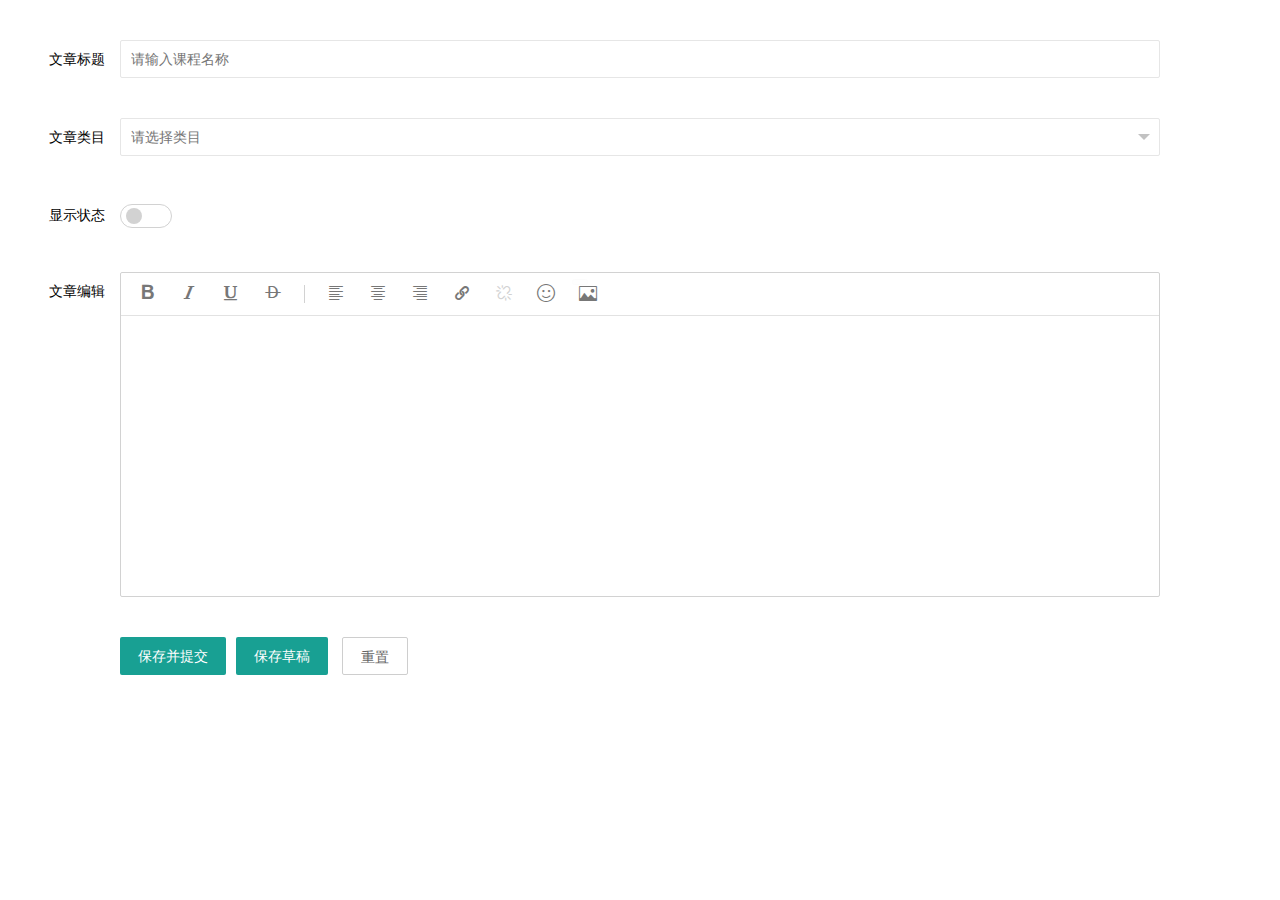
<file: admin/HTML/article/article-add.html>
<html>

  <head>
    <meta charset="utf-8">
    <meta name="renderer" content="webkit">
    <meta http-equiv="X-UA-Compatible" content="IE=edge,chrome=1">
    <meta name="viewport" content="width=device-width, initial-scale=1, maximum-scale=1">
    <link rel="stylesheet" href="../../src/css/index.css" />
    <link rel="stylesheet" href="../../src/layui/css/layui.css" />
    <title>文章编辑</title>
  </head>

  <body>
    <div class="pd-20 product-add">
      <form class="layui-form" action="">
        <div class="layui-form-item">
          <label class="layui-form-label">文章标题</label>
          <div class="layui-input-block">
            <input type="text" name="productname" lay-verify="username" autocomplete="off" placeholder="请输入课程名称" class="layui-input">
          </div>
        </div>
        <div class="layui-form-item">
          <label class="layui-form-label">文章类目</label>
          <div class="layui-input-block">
            <select name="classify">
              <option value="">请选择类目</option>
              <optgroup label="众星宝">
                <option value="稳健型">稳健型</option>
                <option value="进取型">进取型</option>
              </optgroup>
              <optgroup label="双融宝">
                <option value="双融宝">双融宝</option>
              </optgroup>
            </select>
          </div>
        </div>
        <div class="layui-form-item">
          <label class="layui-form-label">显示状态</label>
          <div class="layui-input-block">
            <input type="checkbox" name="status" lay-skin="switch">
          </div>
        </div>
        <div class="layui-form-item">
          <label class="layui-form-label">文章编辑</label>
          <div class="layui-input-block">
            <textarea id="article-box" style="display: none;"></textarea>
          </div>
        </div>
        <div class="layui-form-item">
          <label class="layui-form-label"></label>
          <div class="layui-input-block">
            <button class="layui-btn" lay-submit="" lay-filter="productadd">保存并提交</button><button class="layui-btn" lay-submit="" lay-filter="productsave">保存草稿</button>
            <button type="reset" class="layui-btn layui-btn-primary">重置</button>
          </div>
        </div>
      </form>
    </div>
    <script src="../../src/layui/layui.js"></script>
    <script src="../../src/js/define/common.js"></script>
    <script src="../../src/js/define/article-add.js"></script>
  </body>

</html>
</file>
<file: common/layui/css/layui.css>
/** layui-v1.0.7 LGPL License By http://www.layui.com */
 .layui-btn,.layui-inline,img{vertical-align:middle}.layui-btn,.layui-unselect{-webkit-user-select:none;-ms-user-select:none;-moz-user-select:none}.layui-laypage a,a{text-decoration:none}.layui-btn,.layui-tree li i,.layui-unselect{-moz-user-select:none}.layui-form-select dl,.layui-nav-child{min-width:100%;box-shadow:0 2px 4px rgba(0,0,0,.12)}blockquote,body,button,dd,div,dl,dt,form,h1,h2,h3,h4,h5,h6,input,li,ol,p,pre,td,textarea,th,ul{margin:0;padding:0;-webkit-tap-highlight-color:rgba(0,0,0,0)}a:active,a:hover{outline:0}img{display:inline-block;border:none}li{list-style:none}table{border-collapse:collapse;border-spacing:0}h1,h2,h3{font-size:14px;font-weight:400}h4,h5,h6{font-size:100%;font-weight:400}button,input,optgroup,option,select,textarea{font-family:inherit;font-size:inherit;font-style:inherit;font-weight:inherit;outline:0}pre{white-space:pre-wrap;white-space:-moz-pre-wrap;white-space:-pre-wrap;white-space:-o-pre-wrap;word-wrap:break-word}::-webkit-scrollbar{width:10px;height:10px}::-webkit-scrollbar-button:vertical{display:none}::-webkit-scrollbar-corner,::-webkit-scrollbar-track{background-color:#e2e2e2}::-webkit-scrollbar-thumb{border-radius:0;background-color:rgba(0,0,0,.3)}::-webkit-scrollbar-thumb:vertical:hover{background-color:rgba(0,0,0,.35)}::-webkit-scrollbar-thumb:vertical:active{background-color:rgba(0,0,0,.38)}@font-face{font-family:layui-icon;src:url(../font/iconfont.eot);src:url(../font/iconfont.eot?#iefix) format('embedded-opentype'),url(../font/iconfont.woff) format('woff'),url(../font/iconfont.ttf) format('truetype'),url(../font/iconfont.svg#iconfont) format('svg')}.layui-icon{font-family:layui-icon!important;font-size:16px;font-style:normal;-webkit-font-smoothing:antialiased;-moz-osx-font-smoothing:grayscale}body{line-height:24px;font:14px Helvetica Neue,Helvetica,PingFang SC,\5FAE\8F6F\96C5\9ED1,Tahoma,Arial,sans-serif}.layui-flow-more a cite,.layui-laypage em,.layui-tree li a cite,a cite{font-style:normal}hr{height:1px;margin:10px 0;border:0;background-color:#e2e2e2;clear:both}a{color:#333}a:hover{color:#777}a cite{*cursor:pointer}.layui-box,.layui-box *{-webkit-box-sizing:content-box!important;-moz-box-sizing:content-box!important;box-sizing:content-box!important}.layui-border-box,.layui-border-box *{-webkit-box-sizing:border-box!important;-moz-box-sizing:border-box!important;box-sizing:border-box!important}.layui-clear{clear:both;*zoom:1}.layui-clear:after{content:'\20';clear:both;*zoom:1;display:block;height:0}.layui-inline{position:relative;display:inline-block;*display:inline;*zoom:1}.layui-edge{position:absolute;width:0;height:0;border-style:dashed;border-color:transparent;overflow:hidden}.layui-elip{text-overflow:ellipsis;overflow:hidden;white-space:nowrap}.layui-disabled,.layui-disabled:hover{color:#d2d2d2!important;cursor:not-allowed!important}.layui-circle{border-radius:100%}.layui-show{display:block!important}.layui-hide{display:none!important}.layui-main{position:relative;width:1140px;margin:0 auto}.layui-header{position:relative;z-index:1000;height:65px}.layui-header a:hover{transition:all .5s;-webkit-transition:all .5s}.layui-side{position:fixed;top:0;bottom:0;z-index:999;width:200px;overflow-x:hidden}.layui-side-scroll{width:220px;height:100%;overflow-x:hidden}.layui-body{position:absolute;left:200px;right:0;top:0;bottom:0;z-index:998;width:auto;overflow:hidden;overflow-y:auto;-webkit-box-sizing:border-box;-moz-box-sizing:border-box;box-sizing:border-box}.layui-layout-admin .layui-header{border-bottom:5px solid #1AA094}.layui-layout-admin .layui-side{top:70px;width:200px;overflow-x:hidden}.layui-layout-admin .layui-body{top:70px;bottom:44px}.layui-layout-admin .layui-main{width:auto;margin:0 15px}.layui-layout-admin .layui-footer{position:fixed;left:200px;right:0;bottom:0;height:44px;background-color:#eee}.layui-btn,.layui-input,.layui-select,.layui-textarea,.layui-upload-button{outline:0;-webkit-transition:border-color .3s cubic-bezier(.65,.05,.35,.5);transition:border-color .3s cubic-bezier(.65,.05,.35,.5);-webkit-box-sizing:border-box!important;-moz-box-sizing:border-box!important;box-sizing:border-box!important}.layui-elem-quote{margin-bottom:10px;padding:15px;line-height:22px;border-left:5px solid #009688;border-radius:0 2px 2px 0;background-color:#f2f2f2}.layui-quote-nm{border-color:#e2e2e2;border-style:solid;border-width:1px 1px 1px 5px;background:0 0}.layui-elem-field{margin-bottom:10px;padding:0;border:1px solid #e2e2e2}.layui-elem-field legend{margin-left:20px;padding:0 10px;font-size:20px;font-weight:300}.layui-field-title{margin:10px 0 20px;border:none;border-top:1px solid #e2e2e2}.layui-field-box{padding:10px 15px}.layui-field-title .layui-field-box{padding:10px 0}.layui-bg-black{background-color:#393D49;color:#c2c2c2}.layui-bg-black a{color:#c2c2c2}.layui-bg-black a:hover{color:#fff}.layui-bg-gray{background-color:#eee;color:#333}.layui-bg-green{background-color:#009688;color:#D7EEE8}.layui-bg-blue{background-color:#1E9FFF;color:#D7EEE8}.layui-word-aux{font-size:12px;color:#999;padding:0 5px}.layui-btn{display:inline-block;height:38px;line-height:38px;padding:0 18px;background-color:#009688;color:#fff;white-space:nowrap;text-align:center;border:none;border-radius:2px;cursor:pointer;opacity:.9;filter:alpha(opacity=90)}.layui-btn:hover{opacity:.8;filter:alpha(opacity=80);color:#fff}.layui-btn:active{opacity:1;filter:alpha(opacity=100)}.layui-btn+.layui-btn{margin-left:10px}.layui-btn-radius{border-radius:100px}.layui-btn .layui-icon{font-size:18px;vertical-align:bottom}.layui-btn-primary{border:1px solid #C9C9C9;background-color:#fff;color:#555}.layui-btn-primary:hover{border-color:#009688;color:#333}.layui-btn-normal{background-color:#1E9FFF}.layui-btn-warm{background-color:#F7B824}.layui-btn-danger{background-color:#FF5722}.layui-btn-disabled,.layui-btn-disabled:active,.layui-btn-disabled:hover{border:1px solid #e6e6e6;background-color:#FBFBFB;color:#C9C9C9;cursor:not-allowed;opacity:1}.layui-btn-big{height:44px;line-height:44px;padding:0 25px;font-size:16px}.layui-btn-small{height:30px;line-height:30px;padding:0 10px;font-size:12px}.layui-btn-small i{font-size:16px!important}.layui-btn-mini{height:22px;line-height:22px;padding:0 5px;font-size:12px}.layui-btn-mini i{font-size:14px!important}.layui-input,.layui-select,.layui-textarea{height:38px;line-height:38px;line-height:36px\9;border:1px solid #e6e6e6;background-color:#fff;border-radius:2px}.layui-form-label,.layui-form-mid,.layui-textarea{line-height:20px;position:relative}.layui-input,.layui-textarea{display:block;width:100%;padding-left:10px}.layui-input:hover,.layui-textarea:hover{border-color:#D2D2D2!important}.layui-input:focus,.layui-textarea:focus{border-color:#C9C9C9!important}.layui-textarea{min-height:100px;height:auto;padding:6px 10px;resize:vertical}.layui-select{padding:0 10px}.layui-form input[type=checkbox],.layui-form input[type=radio],.layui-form select{display:none}.layui-form-item{margin-bottom:15px;clear:both;*zoom:1}.layui-form-item:after{content:'\20';clear:both;*zoom:1;display:block;height:0}.layui-form-label{float:left;display:block;padding:9px 15px;width:80px;font-weight:400;text-align:right}.layui-form-item .layui-inline{margin-bottom:5px;margin-right:10px}.layui-input-block,.layui-input-inline{position:relative}.layui-input-block{margin-left:110px;min-height:36px}.layui-input-inline{display:inline-block;vertical-align:middle}.layui-form-item .layui-input-inline{float:left;width:190px;margin-right:10px}.layui-form-text .layui-input-inline{width:auto}.layui-form-mid{float:left;display:block;padding:8px 0;margin-right:10px}.layui-form-danger+.layui-form-select .layui-input,.layui-form-danger:focus{border:1px solid #FF5722!important}.layui-form-select{position:relative}.layui-form-select .layui-input{padding-right:30px;cursor:pointer}.layui-form-select .layui-edge{position:absolute;right:10px;top:50%;margin-top:-3px;cursor:pointer;border-width:6px;border-top-color:#c2c2c2;border-top-style:solid;transition:all .3s;-webkit-transition:all .3s}.layui-form-checkbox,.layui-form-switch{-webkit-transition:.1s linear;cursor:pointer}.layui-form-select dl{display:none;position:absolute;left:0;top:42px;padding:5px 0;z-index:999;border:1px solid #d2d2d2;max-height:300px;overflow-y:auto;background-color:#fff;border-radius:2px;box-sizing:border-box}.layui-form-select dl dd,.layui-form-select dl dt{padding:0 10px;line-height:36px;white-space:nowrap;overflow:hidden;text-overflow:ellipsis}.layui-form-select dl dt{font-size:12px;color:#999}.layui-form-select dl dd{cursor:pointer}.layui-form-select dl dd:hover{background-color:#f2f2f2}.layui-form-select .layui-select-group dd{padding-left:20px}.layui-form-select dl dd.layui-this{background-color:#5FB878;color:#fff}.layui-form-checkbox,.layui-form-select dl dd.layui-disabled{background-color:#fff}.layui-form-selected dl{display:block}.layui-form-checkbox,.layui-form-checkbox *,.layui-form-radio,.layui-form-radio *,.layui-form-switch{display:inline-block;vertical-align:middle}.layui-form-selected .layui-edge{margin-top:-9px;-webkit-transform:rotate(180deg);transform:rotate(180deg);margin-top:-3px\9}:root .layui-form-selected .layui-edge{margin-top:-9px\0/IE9}.layui-select-disabled .layui-disabled{border-color:#eee!important}.layui-select-disabled .layui-edge{border-top-color:#d2d2d2}.layui-form-checkbox{position:relative;height:30px;line-height:28px;margin:4px 10px 0 0;padding-right:30px;border:1px solid #d2d2d2;font-size:0;border-radius:2px;transition:.1s linear;box-sizing:border-box!important}.layui-form-checkbox:hover{border:1px solid #c2c2c2}.layui-form-checkbox span{padding:0 10px;font-size:14px;background-color:#d2d2d2;color:#fff;overflow:hidden;white-space:nowrap;text-overflow:ellipsis}.layui-form-checkbox:hover span{background-color:#c2c2c2}.layui-form-checkbox i{position:absolute;right:0;width:37px;color:#fff;font-size:20px}.layui-form-checkbox:hover i{color:#c2c2c2}.layui-form-checked,.layui-form-checked:hover{border:1px solid #5FB878}.layui-form-checked span,.layui-form-checked:hover span{background-color:#5FB878}.layui-form-checked i,.layui-form-checked:hover i{color:#5FB878}.layui-form-switch{position:relative;height:22px;line-height:22px;width:40px;padding:0 5px;margin-top:8px;border:1px solid #d2d2d2;border-radius:20px;background-color:#fff;transition:.1s linear}.layui-form-switch i{position:absolute;left:5px;top:3px;width:16px;height:16px;border-radius:20px;background-color:#d2d2d2;-webkit-transition:.1s linear;transition:.1s linear}.layui-form-onswitch{border-color:#5FB878;background-color:#5FB878}.layui-form-onswitch:before{content:'ON';color:#fff}.layui-form-onswitch i{left:30px;background-color:#fff}.layui-checkbox-disbaled{border-color:#e2e2e2!important}.layui-checkbox-disbaled span{background-color:#e2e2e2!important}.layui-checkbox-disbaled:hover i{color:#fff!important}.layui-form-radio{line-height:28px;margin:6px 10px 0 0;padding-right:10px;cursor:pointer;font-size:0}.layui-form-radio i{margin-right:8px;font-size:22px;color:#c2c2c2}.layui-form-radio span{font-size:14px}.layui-form-radio i:hover,.layui-form-radioed i{color:#5FB878}.layui-radio-disbaled i{color:#e2e2e2!important}.layui-form-pane .layui-form-label{width:80px;padding:8px 15px;line-height:20px;border:1px solid #e6e6e6;border-radius:2px 0 0 2px;text-align:center;background-color:#FBFBFB;overflow:hidden;white-space:nowrap;text-overflow:ellipsis}.layui-form-pane .layui-input-inline{margin-left:-1px}.layui-form-pane .layui-input-block{margin-left:112px;left:-1px}.layui-form-pane .layui-input{border-radius:0 2px 2px 0}.layui-form-pane .layui-form-text .layui-form-label{float:none;width:100%;border-right:1px solid #e6e6e6;border-radius:2px;box-sizing:border-box!important;text-align:left}.layui-laypage button,.layui-laypage input,.layui-nav{-webkit-box-sizing:border-box!important;-moz-box-sizing:border-box!important}.layui-form-pane .layui-form-text .layui-input-inline{display:block;margin:0;top:-1px;clear:both}.layui-form-pane .layui-form-text .layui-input-block{margin:0;left:0;top:-1px}.layui-form-pane .layui-form-text .layui-textarea{min-height:100px;border-radius:0 0 2px 2px}.layui-form-pane .layui-input:hover,.layui-form-pane .layui-textarea:hover{border-color:#e6e6e6!important}.layui-form-pane .layui-input:focus,.layui-form-pane .layui-textarea:focus{border-color:#e6e6e6!important}.layui-form-pane .layui-form-checkbox{margin:0 0 10px 10px}.layui-form-pane .layui-form-radio,.layui-form-pane .layui-form-switch{margin-left:10px}.layui-layedit{border:1px solid #d2d2d2;border-radius:2px}.layui-layedit-tool{padding:3px 5px;border-bottom:1px solid #e2e2e2;font-size:0}.layedit-tool-fixed{position:fixed;top:0;border-top:1px solid #e2e2e2}.layui-layedit-tool .layedit-tool-mid,.layui-layedit-tool .layui-icon{display:inline-block;vertical-align:middle;text-align:center;font-size:14px}.layui-layedit-tool .layui-icon{position:relative;width:32px;height:30px;line-height:30px;margin:3px 5px;color:#777;cursor:pointer;border-radius:2px}.layui-layedit-tool .layui-icon:hover{color:#393D49}.layui-layedit-tool .layui-icon:active{color:#000}.layui-layedit-tool .layedit-tool-active{background-color:#e2e2e2;color:#000}.layui-layedit-tool .layui-disabled,.layui-layedit-tool .layui-disabled:hover{color:#d2d2d2;cursor:not-allowed}.layui-layedit-tool .layedit-tool-mid{width:1px;height:18px;margin:0 10px;background-color:#d2d2d2}.layedit-tool-html{width:50px!important;font-size:30px!important}.layedit-tool-b,.layedit-tool-code,.layedit-tool-help{font-size:16px!important}.layedit-tool-d,.layedit-tool-face,.layedit-tool-image,.layedit-tool-unlink{font-size:18px!important}.layedit-tool-image input{position:absolute;font-size:0;left:0;top:0;width:100%;height:100%;opacity:.01;filter:Alpha(opacity=1);cursor:pointer}.layui-layedit-iframe iframe{display:block;width:100%}#LAY_layedit_code{overflow:hidden}.layui-table{width:100%;margin:10px 0;background-color:#fff}.layui-table tr{transition:all .3s;-webkit-transition:all .3s}.layui-table thead tr{background-color:#f2f2f2}.layui-table th{text-align:left}.layui-table td,.layui-table th{padding:9px 15px;min-height:20px;line-height:20px;border:1px solid #e2e2e2;font-size:14px}.layui-table tr:hover,.layui-table[lay-even] tr:nth-child(even){background-color:#f8f8f8}.layui-table[lay-skin=line],.layui-table[lay-skin=row]{border:1px solid #e2e2e2}.layui-table[lay-skin=line] td,.layui-table[lay-skin=line] th{border:none;border-bottom:1px solid #e2e2e2}.layui-table[lay-skin=row] td,.layui-table[lay-skin=row] th{border:none;border-right:1px solid #e2e2e2}.layui-table[lay-skin=nob] td,.layui-table[lay-skin=nob] th{border:none}.layui-upload-button{position:relative;display:inline-block;vertical-align:middle;min-width:60px;height:38px;line-height:38px;border:1px solid #DFDFDF;border-radius:2px;overflow:hidden;background-color:#fff;color:#666}.layui-upload-button:hover{border:1px solid #aaa;color:#333}.layui-upload-button:active{border:1px solid #4CAF50;color:#000}.layui-upload-button input,.layui-upload-file{opacity:.01;filter:Alpha(opacity=1);cursor:pointer}.layui-upload-button input{position:absolute;left:0;top:0;z-index:10;font-size:100px;width:100%;height:100%}.layui-upload-icon{display:block;margin:0 15px;text-align:center}.layui-upload-icon i{margin-right:5px;vertical-align:top;font-size:20px;color:#5FB878}.layui-upload-iframe{position:absolute;width:0;height:0;border:0;visibility:hidden}.layui-upload-enter{border:1px solid #009E94;background-color:#009E94;color:#fff;-webkit-transform:scale(1.1);transform:scale(1.1)}.layui-upload-enter .layui-upload-icon,.layui-upload-enter .layui-upload-icon i{color:#fff}.layui-flow-more{margin:10px 0;text-align:center;color:#999;font-size:14px}.layui-flow-more a{height:32px;line-height:32px}.layui-flow-more a *{display:inline-block;vertical-align:top}.layui-flow-more a cite{padding:0 20px;border-radius:3px;background-color:#eee;color:#333}.layui-flow-more a cite:hover{opacity:.8}.layui-flow-more a i{font-size:30px;color:#737383}.layui-laypage{display:inline-block;*display:inline;*zoom:1;vertical-align:middle;margin:10px 0;font-size:0}.layui-laypage>:first-child,.layui-laypage>:first-child em{border-radius:2px 0 0 2px}.layui-laypage>:last-child,.layui-laypage>:last-child em{border-radius:0 2px 2px 0}.layui-laypage a,.layui-laypage span{display:inline-block;*display:inline;*zoom:1;vertical-align:middle;padding:0 15px;border:1px solid #e2e2e2;height:28px;line-height:28px;margin:0 -1px 5px 0;background-color:#fff;color:#333;font-size:12px}.layui-laypage span{color:#999;font-weight:700}.layui-laypage .layui-laypage-curr{position:relative}.layui-laypage .layui-laypage-curr em{position:relative;color:#fff;font-weight:400}.layui-laypage .layui-laypage-curr .layui-laypage-em{position:absolute;left:-1px;top:-1px;padding:1px;width:100%;height:100%;background-color:#009688}.layui-laypage-em{border-radius:2px}.layui-laypage-next em,.layui-laypage-prev em{font-family:Sim sun;font-size:16px}.layui-laypage .layui-laypage-total{height:30px;line-height:30px;margin-left:1px;border:none;font-weight:400}.layui-laypage button,.layui-laypage input{height:30px;line-height:30px;border:1px solid #e2e2e2;border-radius:2px;vertical-align:top;background-color:#fff;box-sizing:border-box!important}.layui-laypage input{width:50px;margin:0 5px;text-align:center}.layui-laypage button{margin-left:5px;padding:0 15px;cursor:pointer}.layui-code{position:relative;margin:10px 0;padding:15px;line-height:20px;border:1px solid #ddd;border-left-width:6px;background-color:#F2F2F2;color:#333;font-family:Courier New;font-size:12px}.layui-tree{line-height:26px}.layui-tree li{text-overflow:ellipsis;overflow:hidden;white-space:nowrap}.layui-tree li .layui-tree-spread,.layui-tree li a{display:inline-block;vertical-align:top;height:26px;*display:inline;*zoom:1;cursor:pointer}.layui-tree li a{font-size:0}.layui-tree li a i{font-size:16px}.layui-tree li a cite{padding:0 6px;font-size:14px}.layui-tree li i{padding-left:6px;color:#333}.layui-tree li .layui-tree-check{font-size:13px}.layui-tree li .layui-tree-check:hover{color:#009E94}.layui-tree li ul{display:none;margin-left:20px}.layui-tree li .layui-tree-enter{line-height:24px;border:1px dotted #000}.layui-tree-drag{display:none;position:absolute;left:-666px;top:-666px;background-color:#f2f2f2;padding:5px 10px;border:1px dotted #000;white-space:nowrap}.layui-nav .layui-nav-item,.layui-tab-title li{display:inline-block;*zoom:1;vertical-align:middle}.layui-tree-drag i{padding-right:5px}.layui-nav{position:relative;padding:0 20px;background-color:#393D49;color:#c2c2c2;border-radius:2px;font-size:0;box-sizing:border-box!important}.layui-nav *{font-size:14px}.layui-nav .layui-nav-item{position:relative;*display:inline;line-height:60px}.layui-nav .layui-nav-item a{display:block;padding:0 20px;color:#c2c2c2;transition:all .3s;-webkit-transition:all .3s}.layui-nav .layui-this:after,.layui-nav-bar,.layui-nav-tree .layui-nav-itemed:after{position:absolute;left:0;top:0;width:0;height:5px;background-color:#5FB878;transition:all .2s;-webkit-transition:all .2s}.layui-nav-bar{z-index:1000}.layui-nav .layui-nav-item a:hover,.layui-nav .layui-this a{color:#fff}.layui-nav .layui-this:after{content:'';top:auto;bottom:0;width:100%}.layui-nav .layui-nav-more{content:'';width:0;height:0;border-style:solid dashed dashed;border-color:#c2c2c2 transparent transparent;overflow:hidden;cursor:pointer;transition:all .2s;-webkit-transition:all .2s;position:absolute;top:28px;right:3px;border-width:6px}.layui-nav .layui-nav-mored,.layui-nav-itemed .layui-nav-more{top:22px;border-style:dashed dashed solid;border-color:transparent transparent #c2c2c2}.layui-nav-child{display:none;position:absolute;left:0;top:65px;line-height:36px;padding:5px 0;border:1px solid #d2d2d2;background-color:#fff;z-index:100;border-radius:2px;white-space:nowrap}.layui-nav .layui-nav-child a{color:#333}.layui-nav .layui-nav-child a:hover{background-color:#f2f2f2;color:#333}.layui-nav-child dd{position:relative}.layui-nav-child dd.layui-this{background-color:#5FB878;color:#fff}.layui-nav-child dd.layui-this a{color:#fff}.layui-nav-child dd.layui-this:after{display:none}.layui-nav-tree{width:200px;padding:0}.layui-nav-tree .layui-nav-item{display:block;width:100%;line-height:45px}.layui-nav-tree .layui-nav-item a{height:45px;text-overflow:ellipsis;overflow:hidden;white-space:nowrap}.layui-nav-tree .layui-nav-item a:hover{background-color:#4E5465}.layui-nav-tree .layui-nav-child dd.layui-this,.layui-nav-tree .layui-this,.layui-nav-tree .layui-this>a,.layui-nav-tree .layui-this>a:hover{background-color:#009688;color:#fff}.layui-nav-tree .layui-this:after{display:none}.layui-nav-itemed>a,.layui-nav-tree .layui-nav-title a,.layui-nav-tree .layui-nav-title a:hover{background-color:#2B2E37!important;color:#fff!important}.layui-nav-tree .layui-nav-bar{width:5px;height:0;background-color:#009688}.layui-nav-tree .layui-nav-child{position:relative;z-index:0;top:0;border:none;box-shadow:none}.layui-nav-tree .layui-nav-child a{height:40px;line-height:40px;color:#c2c2c2}.layui-nav-tree .layui-nav-child,.layui-nav-tree .layui-nav-child a:hover{background:0 0;color:#fff}.layui-nav-tree .layui-nav-more{top:20px;right:10px}.layui-nav-itemed .layui-nav-more{top:14px}.layui-nav-itemed .layui-nav-child{display:block;padding:0}.layui-nav-side{position:fixed;top:0;bottom:0;left:0;overflow-x:hidden;z-index:999}.layui-breadcrumb{visibility:hidden;font-size:0}.layui-breadcrumb a{padding-right:8px;line-height:22px;font-size:14px;color:#333!important}.layui-breadcrumb a:hover{color:#01AAED!important}.layui-breadcrumb a cite,.layui-breadcrumb a span{color:#666;cursor:text;font-style:normal}.layui-breadcrumb a span{padding-left:8px;font-family:Sim sun}.layui-tab{margin:10px 0;overflow:hidden;text-align:left!important}.layui-fixbar li,.layui-tab-bar,.layui-tab-title li,.layui-util-face ul li{cursor:pointer;text-align:center}.layui-tab-title{position:relative;left:0;height:40px;white-space:nowrap;font-size:0;border-bottom:1px solid #e2e2e2;transition:all .2s;-webkit-transition:all .2s}.layui-tab-title li{*display:inline;font-size:14px;transition:all .3s;-webkit-transition:all .3s;position:relative;line-height:40px;min-width:65px;padding:0 10px}.layui-tab-title .layui-this{color:#000}.layui-tab-title .layui-this:after{position:absolute;left:0;top:0;content:'';width:100%;height:41px;border:1px solid #e2e2e2;border-bottom-color:#fff;border-radius:2px 2px 0 0;-webkit-box-sizing:border-box!important;-moz-box-sizing:border-box!important;box-sizing:border-box!important;pointer-events:none}.layui-tab-bar{position:absolute;right:0;top:0;width:30px;height:39px;line-height:39px;border:1px solid #e2e2e2;border-radius:2px;background-color:#fff}.layui-tab-bar .layui-icon{position:relative;display:inline-block;top:3px;transition:all .3s;-webkit-transition:all .3s}.layui-tab-item,.layui-util-face .layui-layer-TipsG{display:none}.layui-tab-more{padding-right:30px;height:auto;white-space:normal}.layui-tab-more li.layui-this:after{border-bottom-color:#e2e2e2;border-radius:2px}.layui-tab-more .layui-tab-bar .layui-icon{top:-2px;top:3px\9;-webkit-transform:rotate(180deg);transform:rotate(180deg)}:root .layui-tab-more .layui-tab-bar .layui-icon{top:-2px\0/IE9}.layui-tab-content{padding:10px}.layui-tab-title li .layui-tab-close{position:relative;margin-left:8px;top:1px;color:#c2c2c2}.layui-tab-title li .layui-tab-close:hover{border-radius:10px;background-color:#FF5722;color:#fff}.layui-tab-brief>.layui-tab-title .layui-this{color:#009688}.layui-tab-brief>.layui-tab-more li.layui-this:after,.layui-tab-brief>.layui-tab-title .layui-this:after{border:none;border-radius:0;border-bottom:3px solid #5FB878}.layui-tab-card{border:1px solid #e2e2e2;border-radius:2px;box-shadow:0 2px 5px 0 rgba(0,0,0,.1)}.layui-tab-card>.layui-tab-title{background-color:#f2f2f2}.layui-tab-card>.layui-tab-title li{margin-right:-1px;margin-left:-1px}.layui-tab-card>.layui-tab-title .layui-this{background-color:#fff}.layui-tab-card>.layui-tab-title .layui-this:after{border-top:none;border-width:1px;border-bottom-color:#fff}.layui-tab-card>.layui-tab-title .layui-tab-bar{height:40px;line-height:40px;border-radius:0;border-top:none;border-right:none}.layui-tab-card>.layui-tab-more .layui-this{background:0 0;color:#5FB878}.layui-tab-card>.layui-tab-more .layui-this:after{border:none}.layui-fixbar{position:fixed;right:15px;bottom:15px;z-index:9999}.layui-fixbar li{width:50px;height:50px;line-height:50px;margin-bottom:1px;font-size:30px;background-color:#9F9F9F;color:#fff;border-radius:2px;opacity:.95}.layui-fixbar li:hover{opacity:.85}.layui-fixbar li:active{opacity:1}.layui-fixbar .layui-fixbar-top{display:none;font-size:40px}body .layui-util-face{border:none;background:0 0}body .layui-util-face .layui-layer-content{padding:0;background-color:#fff;color:#666;box-shadow:none}.layui-util-face ul{position:relative;width:372px;padding:10px;border:1px solid #D9D9D9;background-color:#fff;box-shadow:0 0 20px rgba(0,0,0,.2)}.layui-util-face ul li{float:left;border:1px solid #e8e8e8;height:22px;width:26px;overflow:hidden;margin:-1px 0 0 -1px;padding:4px 2px}.layui-util-face ul li:hover{position:relative;z-index:2;border:1px solid #eb7350;background:#fff9ec}.layui-anim{-webkit-animation-duration:.3s;animation-duration:.3s;-webkit-animation-fill-mode:both;animation-fill-mode:both}.layui-anim-loop{-webkit-animation-iteration-count:infinite;animation-iteration-count:infinite}@-webkit-keyframes layui-rotate{from{-webkit-transform:rotate(0)}to{-webkit-transform:rotate(360deg)}}@keyframes layui-rotate{from{transform:rotate(0)}to{transform:rotate(360deg)}}.layui-anim-rotate{-webkit-animation-name:layui-rotate;animation-name:layui-rotate;-webkit-animation-duration:1s;animation-duration:1s;-webkit-animation-timing-function:linear;animation-timing-function:linear}@-webkit-keyframes layui-up{from{-webkit-transform:translate3d(0,100%,0);opacity:.3}to{-webkit-transform:translate3d(0,0,0);opacity:1}}@keyframes layui-up{from{transform:translate3d(0,100%,0);opacity:.3}to{transform:translate3d(0,0,0);opacity:1}}.layui-anim-up{-webkit-animation-name:layui-up;animation-name:layui-up}@-webkit-keyframes layui-upbit{from{-webkit-transform:translate3d(0,30px,0);opacity:.3}to{-webkit-transform:translate3d(0,0,0);opacity:1}}@keyframes layui-upbit{from{transform:translate3d(0,30px,0);opacity:.3}to{transform:translate3d(0,0,0);opacity:1}}.layui-anim-upbit{-webkit-animation-name:layui-upbit;animation-name:layui-upbit}@-webkit-keyframes layui-scale{0%{opacity:.3;-webkit-transform:scale(.5)}100%{opacity:1;-webkit-transform:scale(1)}}@keyframes layui-scale{0%{opacity:.3;-ms-transform:scale(.5);transform:scale(.5)}100%{opacity:1;-ms-transform:scale(1);transform:scale(1)}}.layui-anim-scale{-webkit-animation-name:layui-scale;animation-name:layui-scale}@-webkit-keyframes layui-scale-spring{0%{opacity:.5;-webkit-transform:scale(.5)}80%{opacity:.8;-webkit-transform:scale(1.1)}100%{opacity:1;-webkit-transform:scale(1)}}@keyframes layui-scale-spring{0%{opacity:.5;-ms-transform:scale(.5);transform:scale(.5)}80%{opacity:.8;-ms-transform:scale(1.1);transform:scale(1.1)}100%{opacity:1;-ms-transform:scale(1);transform:scale(1)}}.layui-anim-scaleSpring{-webkit-animation-name:layui-scale-spring;animation-name:layui-scale-spring}@media screen and (max-width:450px){.layui-form-item .layui-form-label{text-overflow:ellipsis;overflow:hidden;white-space:nowrap}.layui-form-item .layui-inline{display:block;margin-right:0;margin-bottom:20px;clear:both}.layui-form-item .layui-inline:after{content:'\20';clear:both;display:block;height:0}.layui-form-item .layui-input-inline{display:block;float:none;left:-1px;width:auto;margin:0 0 10px 112px}.layui-form-item .layui-input-inline+.layui-form-mid{margin-left:110px;top:-5px;padding:0}.layui-form-item .layui-form-checkbox{margin-right:5px;margin-bottom:5px}}
</file>
<file: common/global.css>
@charset "utf-8";

*html{padding:0px}
body,div,dl,dt,dd,ul,ol,li,h1,h2,h3,h4,h5,h6,pre,code,form,fieldset,legend,input,button,textarea,select,p,blockquote,th,td,span,a{margin:0;padding:0;}
body{font-size:12px;font-family: "微软雅黑","Microsoft YaHei","Microsoft YaHei UI", "Segoe UI", Arial, Verdana, Sans-Serif, sans-serif;}
em{font-style:normal}
address, caption, cite, code, dfn, em, strong, th, var { font-style:normal; font-weight:normal;}
article,aside,details,figcaption,figure,footer,header,hgroup,nav,section,summary {display: block;}
audio,canvas,video {display: inline-block;}
audio:not([controls]) {display: none;height: 0;}
[hidden] {display: none;}
abbr[title] {border-bottom: 1px dotted;}
b,strong {font-weight: bold;}
pre {white-space: pre;white-space: pre-wrap;word-wrap: break-word;}
a{text-decoration: none;color: #333333;font-family: "Microsoft YaHei";}
a:hover{text-decoration: none;}
fieldset,img{border:0;}
ol,ul,li { list-style:none;}
del,ins{text-decoration:none;}
sub,sup {font-size: 75%;line-height: 0;position: relative;vertical-align: baseline;}
sup {top: -0.5em;}
sub {bottom: -0.25em;}
address,button,caption,cite,code,dfn,em,input,optgroup,option,select,strong,textarea,th,var{font:inherit;}
input[type="checkbox"],input[type="radio"] {box-sizing: border-box; /* 1 */padding: 0; /* 2 */}
input[type="search"]::-webkit-search-cancel-button,input[type="search"]::-webkit-search-decoration {-webkit-appearance: none;}
input,select{height:20px;font-size:12px;line-height:20px;}
button::-moz-focus-inner,input::-moz-focus-inner {border: 0;padding: 0;}
textarea {overflow: auto; /* 1 */vertical-align: top; /* 2 */}
table{border-collapse: collapse;border-spacing: 0;}
caption,th{text-align:left;}
button,html input[type="button"],
input[type="reset"],input[type="submit"] {-webkit-appearance: button;
cursor: pointer;
}
a:active {outline: none;star:expression(this.onFocus=this.blur());}
a,a:hover,a:focus{text-decoration:none;outline:none;-webkit-transition:all 0.3s;transition:all 0.3s;-moz-transition:all 0.3s;-o-transition:all 0.3s;}
::selection{background:#FF6C60;color:#fff;}
::-moz-selection{background:#FF6C60;color:#fff;}
h1,h2,h3,h4,h5,h6,a,p,span{font-family: "微软雅黑","Microsoft YaHei","Microsoft YaHei UI","Hiragino Sans GB W3","Segoe UI", Arial, Verdana, Sans-Serif, sans-serif;}

/* 清除浮动样式 */
.clearfix:after {content: "."; display: block; height:0; clear:both; visibility: hidden;}
.clearfix { *zoom:1; }
/* 清除定位属性 */
.larry-position-clear{
     position: static;
}
/* layui框架样式定义 */
.layui-nav-item .layui-icon{position: relative; /*font-size: 20px;*/}
.layui-nav-item a cite{padding: 0 10px;}
.layui-larry-box{
    display:block;
    width: 100%;
    height: auto;
    padding: 20px;
}
/* 底部 */
.footer {
    padding: 30px 0;
    line-height: 30px;
    text-align: center;
    background-color: #eee;
    color: #666;
    font-weight: 300;
}
.footer a {
    padding: 0 5px;
}
body .layui-layout-admin .layui-body{
    padding-bottom: 0px;
}
body .layui-layout-admin .layui-larry-foot{
    height: 30px;
    padding: 5px 0;
    line-height: 30px;
    text-align: center;
    background-color: #eee;
    color: #666;
    font-weight: 300;
    border-left: 2px solid #1AA094;
    z-index: 998;
}
body .layui-layout-admin .layui-larry-foot a{
    padding: 0 5px;

}

body .layui-layout-admin .larry-footer-left{
     width: 300px;
     height: 30px;
     position: absolute;
     left: 0px;
     text-align: left;
     padding-left: 15px;
     font-size: 12px;
}
body .layui-layout-admin .larry-footer-left a{
     line-height: 30px;
}
body .layui-layout-admin .layui-larry-foot .p-admin{
    display: block;
    width: auto;
    text-align: center;
    position: absolute;
    left: 300px;
    font-size: 12px;
}
body .layui-layout-admin .layui-larry-foot .p-admin a{
  padding-right: 0px;
}
/* ---------------------------------------------------------------------- */
/**
 * 字体css
 */
/* pxgridsicons字体 */
@font-face {
    font-family: 'pxgridsicons';
    src: url('font/pxgridsicons.eot');
    src: url('font/pxgridsicons.eot') format('embedded-opentype'), 
    url('font/pxgridsicons.woff') format('woff'), 
    url('font/pxgridsicons.ttf') format('truetype'), 
    url('font/pxgridsicons.svg') format('svg'),
    url('font/课.svg') format('svg');
    font-weight: normal;
    font-style: normal;
}
[class^="iconpx-"],
[class*=" iconpx-"] {
    font-family: 'pxgridsicons';
    speak: none;
    font-style: normal;
    font-weight: normal;
    font-variant: normal;
    text-transform: none;
    line-height: 1;
    /* Better Font Rendering =========== */
    -webkit-font-smoothing: antialiased;
    -moz-osx-font-smoothing: grayscale;
}
.iconpx-user:before {
    content: "\e69d";
}
.iconpx-users:before {
    content: "学生";
}
.iconpx-user-add:before {
    content: "课程";
}
.iconpx-file-word-o:before {
    content: "作业";
}
.iconpx-check-circle:before {
    content: "通知";
}
.iconpx-chevron-down:before {
  content: "\f078";
}
.iconpx-chevron-up:before {
  content: "\f077";
}
/* bs字体 */
@font-face {
  font-family: 'FontAwesome';
  src: url('font/fontawesome-webfont.eot?v=4.7.0');
  src: url('font/fontawesome-webfont.eot?#iefix&v=4.7.0') format('embedded-opentype'), 
  url('font/fontawesome-webfont.woff2?v=4.7.0') format('woff2'), 
  url('font/fontawesome-webfont.woff?v=4.7.0') format('woff'), 
  url('font/fontawesome-webfont.ttf?v=4.7.0') format('truetype'), 
  url('font/fontawesome-webfont.svg?v=4.7.0#fontawesomeregular') format('svg');
  font-weight: normal;
  font-style: normal;
}
.fa {
  display: inline-block;
  font: normal normal normal 14px/1 FontAwesome;
  font-size: inherit;
  text-rendering: auto;
  -webkit-font-smoothing: antialiased;
  -moz-osx-font-smoothing: grayscale;
}
.fa-bars:before {
  content: "\f0c9";
}
.fa-dashboard:before,
.fa-tachometer:before {
  content: "\f0e4";
}
/* Larry字体图标 */

@font-face {font-family: "iconfont";
  src: url('font/iconfont.eot?t=1480736048214'); /* IE9*/
  src: url('font/iconfont.eot?t=1480736048214#iefix') format('embedded-opentype'), /* IE6-IE8 */
  url('font/iconfont.woff?t=1480736048214') format('woff'), /* chrome, firefox */
  url('font/iconfont.ttf?t=1480736048214') format('truetype'), /* chrome, firefox, opera, Safari, Android, iOS 4.2+*/
  url('font/iconfont.svg?t=1480736048214#iconfont') format('svg'); /* iOS 4.1- */
}

.iconfont {
  font-family:"iconfont" !important;
  font-size:16px;
  font-style:normal;
  -webkit-font-smoothing: antialiased;
  -moz-osx-font-smoothing: grayscale;
}

.icon-wenzhang:before { content: "\e600"; }

.icon-shuaxin:before { content: "\e601"; }

.icon-caidan:before { content: "\e645"; }

.icon-pinglun:before { content: "\e602"; }

.icon-qingchuhuancun:before { content: "\e603"; }

.icon-weixin:before { content: "\e604"; }

.icon-tianjiayonghu:before { content: "\e643"; }

.icon-tianjia:before { content: "\e666"; }

.icon-caidan1:before { content: "\e646"; }

.icon-sousuo:before { content: "\e667"; }

.icon-exit:before { content: "\e62c"; }

.icon-home:before { content: "\e607"; }

.icon-QQ:before { content: "\e608"; }

.icon-11:before { content: "\e669"; }

.icon-shanchu:before { content: "\e6d3"; }

.icon-chatlist:before { content: "\e605"; }

.icon-mima:before { content: "\e61b"; }

.icon-caidan2:before { content: "\e6dc"; }

.icon-yonghu:before { content: "\e620"; }

.icon-shezhi:before { content: "\e64c"; }

.icon-iconfontzhuce:before { content: "\e639"; }

.icon-shanchu1:before { content: "\e692"; }

.icon-tags:before { content: "\e66a"; }

.icon-shezhi1:before { content: "\e64d"; }

.icon-daohang:before { content: "\e606"; }

.icon-denglu:before { content: "\e609"; }

.icon-sousuo1:before { content: "\e6ab"; }

.icon-huishouzhan:before { content: "\e656"; }

.icon-tianjia1:before { content: "\e66b"; }

.icon-circularrefresh:before { content: "\e6ad"; }

.icon-diannao:before { content: "\e62b"; }

.icon-llalbumshopselectorcreate:before { content: "\e66c"; }

.icon-daohang1:before { content: "\e784"; }

.icon-iconfuzhi01:before { content: "\e60a"; }

.icon-home1:before { content: "\e6b1"; }

.icon-sousuo2:before { content: "\e66d"; }

.icon-refurbish:before { content: "\e754"; }

.icon-iconfontsousuo1:before { content: "\e66e"; }

.icon-zhuceguanli:before { content: "\e726"; }

.icon-shanchu2:before { content: "\e66f"; }

.icon-shezhi2:before { content: "\e64e"; }

.icon-shezhi3:before { content: "\e64f"; }

.icon-liuyanicon:before { content: "\e670"; }

.icon-jiahao:before { content: "\e671"; }

.icon-weixin1:before { content: "\e69f"; }

.icon-shezhi4:before { content: "\e650"; }

.icon-chaxun:before { content: "\e7b9"; }

.icon-iconfontqq:before { content: "\e649"; }

.icon-diannao1:before { content: "\e6db"; }

.icon-huanyuan:before { content: "\e67e"; }

.icon-beifen:before { content: "\e6a2"; }

.icon-shanchu3:before { content: "\e672"; }

.icon-xinxicaiji:before { content: "\e60b"; }

.icon-msnui-copy:before { content: "\e778"; }

.icon-gengxin:before { content: "\e65e"; }

.icon-gengxin1:before { content: "\e616"; }

.icon-sms:before { content: "\e673"; }

.icon-duanxin:before { content: "\e674"; }

.icon-jian:before { content: "\e675"; }

.icon-xitong:before { content: "\e60f"; }

.icon-lanmudaohang:before { content: "\e627"; }

.icon-shenhe:before { content: "\e711"; }

.icon-duanxin1:before { content: "\e698"; }

.icon-neirong:before { content: "\e632"; }

.icon-zhucechenggong:before { content: "\e615"; }

.icon-iconfontmokuai:before { content: "\e657"; }

.icon-geren:before { content: "\e624"; }

.icon-password:before { content: "\e658"; }

.icon-pinglun01:before { content: "\e617"; }

.icon-liuyan:before { content: "\e6fc"; }

.icon-yonghu1:before { content: "\e610"; }

.icon-denglu1:before { content: "\e60c"; }

.icon-xitonghuancun:before { content: "\e67b"; }

.icon-chat:before { content: "\e611"; }

.icon-iconwendang:before { content: "\e625"; }

.icon-qqdenglu:before { content: "\e60d"; }

.icon-denglu2:before { content: "\e67f"; }

.icon-shuaxin1:before { content: "\e677"; }

.icon-quanxian:before { content: "\e631"; }

.icon-neirong1:before { content: "\e64a"; }

.icon-wangzhanguanli:before { content: "\e659"; }

.icon-iconfonthuishouzhan:before { content: "\e612"; }

.icon-pinglun1:before { content: "\e628"; }

.icon-daohanglanmu:before { content: "\e621"; }

.icon-quanxianxiugai:before { content: "\e6e2"; }

.icon-jianhao:before { content: "\e68d"; }

.icon-icon1:before { content: "\e678"; }

.icon-zoomout:before { content: "\e660"; }

.icon-piliangicon:before { content: "\e613"; }

.icon-xitongguanli:before { content: "\e69b"; }

.icon-comiisqqdenglu:before { content: "\e62d"; }

.icon-youqinglianjie:before { content: "\e694"; }

.icon-jiaoseguanli:before { content: "\e89e"; }

.icon-database:before { content: "\e779"; }

.icon-denglutubiao:before { content: "\e6c3"; }

.icon-02:before { content: "\e614"; }

.icon-30wangzhanguanli:before { content: "\e65a"; }

.icon-o5:before { content: "\e679"; }

.icon-yuncaiji:before { content: "\e60e"; }

.icon-iconfontkucunchaxun01:before { content: "\e67a"; }

.icon-zhifu:before { content: "\e67c"; }

.icon-sql:before { content: "\e6aa"; }

.icon-icon:before { content: "\e622"; }

.icon-c-databackup:before { content: "\e651"; }

.icon-3beifen:before { content: "\e676"; }

.icon-m-members:before { content: "\e6b8"; }

.icon-jiaoseguanli1:before { content: "\e618"; }

.icon-a130:before { content: "\e63f"; }

.icon-zhandianpeizhi:before { content: "\e681"; }

.icon-huiyuan:before { content: "\e619"; }

.icon-dianyuan01:before { content: "\e652"; }

.icon-huanyuan2:before { content: "\e6ac"; }

.icon-weibiaoti46:before { content: "\e63c"; }

.icon-xiugai:before { content: "\e682"; }

.icon-i:before { content: "\e683"; }

.icon-yumingguanli:before { content: "\e6d7"; }

.icon-useradd:before { content: "\e8dc"; }

.icon-zhandianguanli:before { content: "\e69e"; }

.icon-gongyingshangfuwu:before { content: "\e61a"; }

.icon-weibiaoti1:before { content: "\e6bd"; }

.icon-anquanshezhi:before { content: "\e684"; }

.icon-odpssql:before { content: "\e6f0"; }

.icon-ht_expand:before { content: "\e65c"; }

.icon-gongzhonghao:before { content: "\e65d"; }

.icon-beifenyuhuifu:before { content: "\e7c7"; }

.icon-dengdaishenhe:before { content: "\e686"; }

.icon-jiaoseguanli2:before { content: "\ea62"; }

.icon-zixuntousu:before { content: "\e685"; }

.icon-zhandianguanli1:before { content: "\e687"; }

.icon-anquanshezhi1:before { content: "\e688"; }

.icon-liuyan1:before { content: "\e68a"; }

.icon-beifenguanli:before { content: "\e68b"; }

.icon-icon56-copy:before { content: "\e68c"; }

.icon-pinglunguanli:before { content: "\e738"; }

.icon-chaxun1:before { content: "\e68e"; }

.icon-quanxianwodequanxiancha:before { content: "\e647"; }

.icon-quanxianwodequanxiangou:before { content: "\e648"; }

.icon-anquanshezhi2:before { content: "\e68f"; }

.icon-xiugai1:before { content: "\e690"; }

.icon-tubiao3:before { content: "\e691"; }

.icon-wangzhanpeizhiguanli:before { content: "\e729"; }

.icon-neirong2:before { content: "\e61c"; }

.icon-rizhi:before { content: "\e61f"; }

.icon-anquanshezhi3:before { content: "\e695"; }

.icon-pay:before { content: "\e6a4"; }

.icon-guanlijiaose:before { content: "\e626"; }

.icon-xitongguanli1:before { content: "\e61d"; }

.icon-liuyan2:before { content: "\e696"; }

.icon-zhuce-copy:before { content: "\e61e"; }

.icon-lanmuguanli:before { content: "\e654"; }

.icon-pingmusuoding:before { content: "\e6a7"; }

.icon-word:before { content: "\e653"; }

.icon-geren1:before { content: "\e623"; }

.icon-zhifu1:before { content: "\e72a"; }

.icon-sql1:before { content: "\e697"; }

.icon-shujukuguanli:before { content: "\e69c"; }

.icon-role:before { content: "\e6bf"; }

.icon-zhandian:before { content: "\e629"; }

.icon-30wangzhanguanli1:before { content: "\e662"; }

.icon-xitong1:before { content: "\e633"; }

.icon-neirongguanli:before { content: "\e664"; }

.icon-shengchengbaogao:before { content: "\e661"; }

.icon-zengjia:before { content: "\e69d"; }

.icon-wenzhang1:before { content: "\e62a"; }

.icon-kuozhan:before { content: "\e706"; }

.icon-xitongguanli2:before { content: "\e62e"; }

.icon-anquanshezhi4:before { content: "\e6a0"; }

.icon-power:before { content: "\e62f"; }

.icon-weizhuce:before { content: "\e630"; }

.icon-jiaoseguanli3:before { content: "\e64b"; }

.icon-zhifu2:before { content: "\e6a5"; }

.icon-zengjia1:before { content: "\e6a1"; }

.icon-zhuti:before { content: "\e689"; }

.icon-jianhao1:before { content: "\e6a3"; }

.icon-weixin3:before { content: "\e6b1"; }

.icon-shujuku:before { content: "\e6a6"; }

.icon-gengxin-copy-copy:before { content: "\e634"; }

.icon-icon114:before { content: "\e635"; }

.icon-yuming:before { content: "\e640"; }

.icon-gerenkuozhan:before { content: "\e9a1"; }

.icon-gongnengkuozhan:before { content: "\e693"; }

.icon-tianjiayonghu1:before { content: "\e644"; }

.icon-gengxin2:before { content: "\e65b"; }

.icon-SQLServershujuku:before { content: "\e6a8"; }

.icon-suoping:before { content: "\e776"; }

.icon-wenzhang2:before { content: "\e636"; }

.icon-anquanshezhi5:before { content: "\e6a9"; }

.icon-pinglunguanli1:before { content: "\e637"; }

.icon-huishouzhan1:before { content: "\e638"; }

.icon-16:before { content: "\e63a"; }

.icon-gengxin3:before { content: "\e63b"; }

.icon-quanxian1:before { content: "\e699"; }

.icon-quanxian2:before { content: "\e69a"; }

.icon-huishouzhan2:before { content: "\e63d"; }

.icon-daishenhe:before { content: "\e6ae"; }

.icon-anquanshezhi6:before { content: "\e6af"; }

.icon-sousuo-sousuo:before { content: "\e6b0"; }

.icon-shujuquanxian:before { content: "\e668"; }

.icon-shengchengbaogao1:before { content: "\e6c2"; }

.icon-weishengcheng:before { content: "\e6c4"; }

.icon-duanxin2:before { content: "\e6b2"; }

.icon-chajian:before { content: "\e665"; }

.icon-liebiaoye_liebiao:before { content: "\e63e"; }

.icon-jiaoseguanli4:before { content: "\e663"; }

.icon-system:before { content: "\e641"; }

.icon-shujucaiji:before { content: "\e65f"; }

.icon-xitongguanli3:before { content: "\e642"; }

.icon-neirong3:before { content: "\e655"; }

.icon-tags1:before { content: "\e6c5"; }

.icon-sousuo_sousuo:before { content: "\e6b3"; }

.icon-sousuo-sousuo1:before { content: "\e6d6"; }

.icon-sousuo_sousuo1:before { content: "\e6b4"; }
</file>
<file: admin/css/adminstyle.css>
@charset "utf-8"
/* 头部 */
.header{height: 65px; border-bottom: 1px solid #404553;  background-color: #393D49; color: #fff;}
.logo{display:block;position: absolute; left: 10px; top: 10px;}
.logo img{width: 150px; height: 35px;}

.header .layui-nav{position: absolute; right: 0; top: 0; padding: 0; background: none;}
.header .layui-nav .layui-nav-item{margin: 0 20px; line-height: 66px;}

.body{display: block;}
.layui-layout-admin .header-demo{border-bottom-color: #1AA094;}
.header-demo .logo{left: 10px;top: 15px;}
.header-demo .layui-nav{top: 0;}
.header-demo .layui-nav .layui-nav-item{margin: 0 10px; line-height: 70px;}
.header-demo .layui-nav .layui-nav-item a{
	color: #999;
	padding-left: 15px;
	padding-right: 15px;
	position: relative;
}
.header-demo .layui-nav .layui-nav-item:hover{
	border-bottom-color: #1aa094;
}
.header-demo .layui-nav .layui-this{background-color: #000;/* #5FB878 */}
.header-demo .layui-nav .layui-nav-item a:hover{color: #1aa094} 
.header-demo .layui-nav .layui-this a{color: #999;}
.header-demo .layui-nav .layui-nav-item span.layui-nav-more{
	top: 32px;
}
.header-demo .layui-nav .layui-nav-item span.layui-nav-mored{
	top: 26px;
}
.header-demo .layui-nav .layui-this:after, 
.header-demo .layui-nav-bar{background-color: #393D49;}
.header-demo .layui-nav .layui-this a{padding: 0 15px;}
.header{
	background: #393D49;
}
.admin-logo-box{
	width: 185px; height: 70px; position: relative;
}
.larry-side-menu{
	position: absolute; 
	cursor: pointer;
    z-index: 19940201;
    left: 200px;
    color: white;
    text-align: center;
    width: 30px;
    height: 30px;
    background-color: #1AA094;
    line-height: 30px;
    top: 23%;
}
.larry-side-menu:hover{
	background-color: #5FB878;
}
/* 头部左侧 */
.layui-larry-menu{
	width: auto;
	height: 70px;
	position: absolute;
	left: 245px;
	top: 0px;
}
.layui-larry-menu ul.layui-nav{
	height: 70px;
	position:static;
}
.layui-larry-menu ul.layui-nav li.layui-nav-item{
	margin: 0px;
}
.layui-larry-menu ul.layui-nav li.layui-nav-item a{
	color: #F5F5F5;
	font-size: 14px;
	line-height: 60px;
	padding-left: 10px;
	padding-right: 10px;
}
.layui-larry-menu ul.layui-nav li.layui-nav-item a i{
	padding-right: 5px;
	line-height: 70px;
}
.layui-larry-menu ul.layui-nav .layui-this{
	background: #2B2E37;

}
.layui-larry-menu ul.layui-nav .layui-this::after{
	/* background: #2B2E37; */
	background: #1AA094;
}
/* 头部右侧 */
.header ul.larry-header-item{
	height: 70px;
}
.header ul.larry-header-item li.layui-nav-item{
	margin-left: 0px;
	margin-right: 0px;
}
.header ul.larry-header-item .userimg{
	width: 40px;
	border-radius: 50%;
	-webkit-border-radius: 50%;
	-moz-border-radius: 50%;
	border: 4px solid #44576b;
	margin-top: -6px;
}
.header ul.larry-header-item .layui-this{
	background: #fff;
	border-bottom: none;
}
.header ul.larry-header-item .layui-this::after{
	background: transparent;
}
/* ======================= */
/* 左侧区域 */
.layui-side-bg{
	background: #393D49;
}
.layui-larry-side{
	padding: 0px;
}
.layui-larry-side .user-photo{
	width: 200px;
	height: 120px;
	padding-top: 15px;
	padding-bottom: 5px;
}
.layui-larry-side  .user-photo a.img{
    display: block;
    width: 76px;
    height: 76px;
    margin: 0 auto;
    margin-bottom: 15px;
}
.layui-larry-side  .user-photo a.img img{
	display: block;
	border: none;
	width: 100%;
	height: 100%;
	border-radius: 50%;
	-webkit-border-radius: 50%;
	-moz-border-radius: 50%;
	border: 4px solid #44576b;
}
.layui-larry-side  .user-photo p{
	display: block;
	width: 100%;
	height: 25px;
	color: #ffffff;
	text-align: center;
	font-size: 12px;
	white-space: nowrap;
	line-height: 25px;
	overflow: hidden;
}
.layui-nav-tree li.layui-nav-item a{
	padding-right: 10px;
}
.layui-nav-tree li.layui-nav-item a i{
	padding-right: 3px;
}
.layui-nav-tree li.layui-nav-item .layui-nav-child dd a{
	padding-left: 40px !important;
	padding-right: 0px;
}
.layui-nav-tree li.layui-nav-item .layui-nav-child dd a i{
	padding-right: 3px;
}
/* 右侧主体区域 */
.layui-body{
	bottom: 0;
	border-left: solid 2px #1AA094;
}
.layui-tab-content{
	min-height: 150px; 
	/* padding: 5px 0 0 0; */
}
 /* tab选项卡 */
.layui-body{
 	padding-left: 10px;
 }
.larry-tab-menu{
	width: 200px;
	height: 40px;
	display: none;
}
.larry-tab-box .layui-tab-title li em{
   padding-left: 5px;
   font-style: normal;
}
#admin-home i.layui-icon{
	display: none;
}
.larry-tab-box{
	box-shadow:none;
}
/* layui-tab-title start */
.layui-tab-title .larry-tab-menu{
	display: inline-block;
	float: right;border: 1px solid red;
	position: relative;
	font-size: 14px;
}
.larry-test{
	
	height: 40px;
	color: #000;
	position: absolute;
	top: 0px;
	left: 0px;
	font-size: 16px;
	color: #ffffff;
}
.refresh_iframe{
	display: none;
	position: absolute;
	top: 10px;
	right: 1px;
	height: 41px;
	background: #33AB9F;
	color: #FFFFFF;
}

/* layui-tab-title end */
.layui-tab-content{
	padding: 0px;
	margin: 0px;
}
.layui-tab-item{
	padding: 0px;
	margin: 0px;

}
.layui-tab-content .layui-tab-item iframe{
	width: 100%;
	border: 0;
	height: 100%;
}
.larry-tab-box>.layui-tab-title{
	border-bottom: 1px solid #1AA094;
}
.larry-tab-box .layui-tab-title cite{
	font-style: normal;
	padding-left: 5px;
}
.larry-tab-box>.layui-tab-title .layui-this{
	color: white;
    background-color: #1AA094;
}
.larry-tab-box>.layui-tab-title .layui-this:after{
	border-bottom: 0;
}


/* 锁屏 */
.center {
    text-align: center;
}
.lock-screen{
   position: fixed;
   top: 0px;
   left: 0px;
   width: 100%;
   height: 100%;
	background:#F1F2F7 url(../images/lockscreenbg.jpg) repeat fixed;
	background-size:cover;
	background-repeat:repeat;
	z-index: 999999;
}
.lock-wrapper{
	margin:10% auto;
	max-width:600px;
}
.lock-box{
	background:rgba(255,255,255,.3);
	padding:20px;border-radius:3px;
	-webkit-border-radius:3px;
	position:relative;
	height: 190px;
}
.lock-wrapper img{
	position:absolute;
	width: 100px;
	left:40%;
	top:-40px;
	border-radius:50%;
	-webkit-border-radius:50%;
	border:5px solid #fff;
}
.lock-wrapper h1{
	text-align:center;
	color:#fff;
	font-size:18px;
	text-transform:uppercase;
	padding:50px 0 0 0;
	margin-bottom: 23px;
}
.lock-input{
	width:80% !important;
	border:none;
	float:left;
	margin-right:3px;
	border-radius: 0;
}
#time{
	width:100%;
	color:#fff;
	font-size:60px;
	margin-bottom:80px;
	display:inline-block;
	text-align:center;
}
.AreTalk{
	width:100%;
	color:#fff;
	font-size:60px;
	margin-bottom:80px;
	display:inline-block;
	text-align:center;
}
.form-group {
    margin-bottom: 15px;
}
.col-lg-12{
	position: relative;
    min-height: 1px;
    padding-right: 15px;
    padding-left: 15px;
}
.lock-input input[type='password']{
	font-size: 12px;
	vertical-align: middle;
    display: inline-block;
    padding: 3px;
    border: solid 1px #E2E2E4;
    border-radius: 0;
    outline: none !important;
    margin: 0;
    font: inherit;
    -webkit-appearance: textfield;
    -webkit-rtl-ordering: logical;
    user-select: text;
    cursor: auto;
    text-rendering: auto;
    letter-spacing: normal;
    word-spacing: normal;
    text-transform: none;
    text-indent: 0px;
    text-shadow: none;
}
::selection{background:#FF6C60;color:#fff;}
.form-control {
    height: 30px;
}
@media (min-width: 1200px)
.col-lg-12 {
    width: 100%;
    float: left;
}
</file>
<file: admin/HTML/uploadFM/lib/stylesheets/theme.css>
.block-m {
  margin-bottom: 1em;
  border: 1px solid #ccc;
  background: white;
  -webkit-border-radius: 3px;
  -moz-border-radius: 3px;
  border-radius: 3px;
  -moz-background-clip: padding;
  -webkit-background-clip: padding-box;
  background-clip: padding-box;
  -webkit-box-shadow: 0px 1px 0px #ffffff;
  -moz-box-shadow: 0px 1px 0px #ffffff;
  box-shadow: 0px 1px 0px #ffffff;
}
/*Standard Elements*/
body {
  background: #eee;
  /* background-image: url(../images/furley_bg.png); */
  background-position: initial initial;
  background-repeat: initial initial;
  margin: 0px;
  padding: 0px;
}
a:hover {
  text-decoration: none;
}
h1 {
  margin-top: 0px;
}
h2 {
  font-size: 1.75em;
}
h3 {
  font-size: 1.25em;
}
hr {
  border-top: 1px solid #ddd;
  border-bottom: 1px solid #fff;
}
/*Navbar*/
.navbar {
  margin: 0px 0px 1em 0px;
  padding: 0px;
}
.navbar .brand {
  text-shadow: none;
}
.navbar .nav > li > a {
  color: #fff;
  text-shadow: none;
}
.navbar .nav > li:hover {
  background-color: #444;
}
.navbar .nav > li > a:hover {
  color: #fff;
}
.navbar .navbar-inner {
  background: #555555;
  background: -webkit-gradient(linear, left bottom, left top, color-stop(0, #444444), color-stop(1, #555555));
  background: -ms-linear-gradient(bottom, #444444, #555555);
  background: -moz-linear-gradient(center bottom, #444444 0%, #555555 100%);
  background: -o-linear-gradient(bottom, #444444, #555555);
  filter: none;
  filter: progid:dximagetransform.microsoft.gradient(startColorStr='#444444', EndColorStr='#555555');
  -ms-filter: "progid:DXImageTransform.Microsoft.gradient(startColorStr='#555555',EndColorStr='#444444')";
  margin: 0px;
  -webkit-border-radius: 0px;
  -moz-border-radius: 0px;
  border-radius: 0px;
  -moz-background-clip: padding;
  -webkit-background-clip: padding-box;
  background-clip: padding-box;
  border: 0px;
  border-bottom: 1px solid #222;
  -webkit-box-shadow: 0px 1px 0px #f0f0f0;
  -moz-box-shadow: 0px 1px 0px #f0f0f0;
  box-shadow: 0px 1px 0px #f0f0f0;
}
.navbar .nav li.dropdown.open > .dropdown-toggle {
  background-color: #444;
  color: #fff;
}
footer {
  padding: 1em;
  margin-top: 4em;
  color: #666;
  font-size: .85em;
  line-height: 1.3em;
}
footer hr {
  margin: 2em -2em;
}
/*Quick Toolbar*/
.btn-toolbar.quick-toolbar {
  float: right;
}
.btn-toolbar.quick-toolbar .btn {
  width: 60px;
  height: 60px;
  display: inline-block;
}
.stats .stat {
  margin-left: 1em;
  float: right;
  line-height: 40px;
}
.stats .stat .number {
  font-weight: bold;
  margin-right: .5em;
  padding: .5em;
  border: 1px solid #ccc;
  -webkit-border-radius: 3px;
  -moz-border-radius: 3px;
  border-radius: 3px;
  -moz-background-clip: padding;
  -webkit-background-clip: padding-box;
  background-clip: padding-box;
  background: #eeeeee;
  background: -webkit-gradient(linear, left bottom, left top, color-stop(0, #e0e0e0), color-stop(1, #ffffff));
  background: -ms-linear-gradient(bottom, #e0e0e0, #ffffff);
  background: -moz-linear-gradient(center bottom, #e0e0e0 0%, #ffffff 100%);
  background: -o-linear-gradient(bottom, #e0e0e0, #ffffff);
  filter: none;
  filter: progid:dximagetransform.microsoft.gradient(startColorStr='#444444', EndColorStr='#555555');
  -ms-filter: "progid:DXImageTransform.Microsoft.gradient(startColorStr='#ffffff',EndColorStr='#e0e0e0')";
  -webkit-box-shadow: 1px 1px 0px #ffffff;
  -moz-box-shadow: 1px 1px 0px #ffffff;
  box-shadow: 1px 1px 0px #ffffff;
  text-shadow: 1px 1px 1px #fff;
}
/*Blocks*/
.block {
  margin-bottom: 1em;
  border: 1px solid #ccc;
  background: white;
  -webkit-border-radius: 3px;
  -moz-border-radius: 3px;
  border-radius: 3px;
  -moz-background-clip: padding;
  -webkit-background-clip: padding-box;
  background-clip: padding-box;
  -webkit-box-shadow: 0px 1px 0px #ffffff;
  -moz-box-shadow: 0px 1px 0px #ffffff;
  box-shadow: 0px 1px 0px #ffffff;
}
.block-heading[data-toggle="collapse"] {
  cursor: pointer;
}
.block-heading {
  display: block;
  font-weight: bold;
  color: #333;
  text-shadow: 1px 1px 1px #1aa094;
  background: #1aa094;
  background: -webkit-gradient(linear, left bottom, left top, color-stop(0, #1aa094), color-stop(1, #1aa094));
  background: -ms-linear-gradient(bottom, #1aa094, #1aa094);
  background: -moz-linear-gradient(center bottom, #1aa094 0%, #1aa094 100%);
  background: -o-linear-gradient(bottom, #1aa094, #1aa094);
  filter: none;
  filter: progid:dximagetransform.microsoft.gradient(startColorStr='#444444', EndColorStr='#555555');
  -ms-filter: "progid:DXImageTransform.Microsoft.gradient(startColorStr='#1aa094',EndColorStr='#1aa094')";
  -webkit-border-top-right-radius: 3px;
  -webkit-border-bottom-right-radius: 0px;
  -webkit-border-bottom-left-radius: 0px;
  -webkit-border-top-left-radius: 3px;
  -moz-border-radius-topright: 3px;
  -moz-border-radius-bottomright: 0px;
  -moz-border-radius-bottomleft: 0px;
  -moz-border-radius-topleft: 3px;
  border-top-right-radius: 3px;
  border-bottom-right-radius: 0px;
  border-bottom-left-radius: 0px;
  border-top-left-radius: 3px;
  -moz-background-clip: padding;
  -webkit-background-clip: padding-box;
  background-clip: padding-box;
  border-bottom: 1px solid #aaa;
  font-size: 1em;
  line-height: 3em;
  text-transform: none;
  padding: 0em .75em;
  margin-bottom: 0px;
}
.block-heading .label {
  float: right;
  margin-top: 1em;
  line-height: 1.5em;
}
.block-body {
  margin: 1em;
  min-height: .25em;
}
.block-body h1,
.block-body h2,
.block-body h3,
.block-body h4,
.block-body h5,
.block-body h6,
.block-body table {
  margin-top: 12px;
}
.block-body.collapse {
  margin-top: 0em;
  margin-bottom: 0em;
}
/*Navigation*/
.sidebar-nav {
  padding: 0px;
  width: 220px;
}

.sidebar-nav .nav-header {
  display: block;
  font-weight: bold;
  color: #333;
  text-shadow: 1px 1px 1px #fff;
  background: #dddddd;
  background: -webkit-gradient(linear, left bottom, left top, color-stop(0, #dddddd), color-stop(1, #ffffff));
  background: -ms-linear-gradient(bottom, #dddddd, #ffffff);
  background: -moz-linear-gradient(center bottom, #dddddd 0%, #ffffff 100%);
  background: -o-linear-gradient(bottom, #dddddd, #ffffff);
  filter: none;
  filter: progid:dximagetransform.microsoft.gradient(startColorStr='#444444', EndColorStr='#555555');
  -ms-filter: "progid:DXImageTransform.Microsoft.gradient(startColorStr='#ffffff',EndColorStr='#dddddd')";
  -webkit-border-top-right-radius: 3px;
  -webkit-border-bottom-right-radius: 0px;
  -webkit-border-bottom-left-radius: 0px;
  -webkit-border-top-left-radius: 3px;
  -moz-border-radius-topright: 3px;
  -moz-border-radius-bottomright: 0px;
  -moz-border-radius-bottomleft: 0px;
  -moz-border-radius-topleft: 3px;
  border-top-right-radius: 3px;
  border-bottom-right-radius: 0px;
  border-bottom-left-radius: 0px;
  border-top-left-radius: 3px;
  -moz-background-clip: padding;
  -webkit-background-clip: padding-box;
  background-clip: padding-box;
  border-bottom: 1px solid #aaa;
  font-size: 1em;
  line-height: 3em;
  text-transform: none;
  padding: 0em .75em;
  margin-bottom: 0px;
  cursor: pointer;
  border: 1px solid #ccc;
  border-bottom: 1px solid #aaa;
}
.sidebar-nav .nav-header .label {
  float: right;
  margin-top: 1em;
  line-height: 1.5em;
}
.sidebar-nav .nav-header:hover {
  background: #cecece;
  background: -webkit-gradient(linear, left bottom, left top, color-stop(0, #cecece), color-stop(1, #ffffff));
  background: -ms-linear-gradient(bottom, #cecece, #ffffff);
  background: -moz-linear-gradient(center bottom, #cecece 0%, #ffffff 100%);
  background: -o-linear-gradient(bottom, #cecece, #ffffff);
  filter: none;
  filter: progid:dximagetransform.microsoft.gradient(startColorStr='#444444', EndColorStr='#555555');
  -ms-filter: "progid:DXImageTransform.Microsoft.gradient(startColorStr='#ffffff',EndColorStr='#cecece')";
}
.sidebar-nav .nav-header .label {
  float: right;
  margin-top: 1em;
  line-height: 1.5em;
}
.sidebar-nav .nav-header.collapsed {
  -webkit-border-radius: 3px;
  -moz-border-radius: 3px;
  border-radius: 3px;
  -moz-background-clip: padding;
  -webkit-background-clip: padding-box;
  background-clip: padding-box;
}
.sidebar-nav .nav-header i[class^="icon-"] {
  margin-right: .75em;
}
.sidebar-nav .nav-list {
  margin-bottom: 1em;
  border: 1px solid #ccc;
  background: white;
  -webkit-border-radius: 3px;
  -moz-border-radius: 3px;
  border-radius: 3px;
  -moz-background-clip: padding;
  -webkit-background-clip: padding-box;
  background-clip: padding-box;
  -webkit-box-shadow: 0px 1px 0px #ffffff;
  -moz-box-shadow: 0px 1px 0px #ffffff;
  box-shadow: 0px 1px 0px #ffffff;
  margin: 1em;
  margin: 0px;
  -webkit-border-top-right-radius: 0px;
  -webkit-border-bottom-right-radius: 3px;
  -webkit-border-bottom-left-radius: 3px;
  -webkit-border-top-left-radius: 0px;
  -moz-border-radius-topright: 0px;
  -moz-border-radius-bottomright: 3px;
  -moz-border-radius-bottomleft: 3px;
  -moz-border-radius-topleft: 0px;
  border-top-right-radius: 0px;
  border-bottom-right-radius: 3px;
  border-bottom-left-radius: 3px;
  border-top-left-radius: 0px;
  -moz-background-clip: padding;
  -webkit-background-clip: padding-box;
  background-clip: padding-box;
  border-top: 0px;
}
.sidebar-nav .nav-list h1,
.sidebar-nav .nav-list h2,
.sidebar-nav .nav-list h3,
.sidebar-nav .nav-list h4,
.sidebar-nav .nav-list h5,
.sidebar-nav .nav-list h6,
.sidebar-nav .nav-list table {
  margin-top: 12px;
}
.sidebar-nav .nav-list.collapse {
  margin-top: 0em;
  margin-bottom: 0em;
}
.sidebar-nav .nav-list li:last-child a {
  -webkit-border-top-right-radius: 0px;
  -webkit-border-bottom-right-radius: 3px;
  -webkit-border-bottom-left-radius: 3px;
  -webkit-border-top-left-radius: 0px;
  -moz-border-radius-topright: 0px;
  -moz-border-radius-bottomright: 3px;
  -moz-border-radius-bottomleft: 3px;
  -moz-border-radius-topleft: 0px;
  border-top-right-radius: 0px;
  border-bottom-right-radius: 3px;
  border-bottom-left-radius: 3px;
  border-top-left-radius: 0px;
  -moz-background-clip: padding;
  -webkit-background-clip: padding-box;
  background-clip: padding-box;
}
.sidebar-nav .nav-list.collapse {
  margin-bottom: 1em;
}
.copyrights{text-indent:-9999px;height:0;line-height:0;font-size:0;overflow:hidden;}
.sidebar-nav .nav-list  > li > a:hover {
  border-bottom: 1px solid #ddd;
  border-top: 1px solid #ddd;
}
.sidebar-nav .nav-list  > .active > a,
.sidebar-nav .nav-list  > .active > a:hover {
  background: #1e5995;
  background: #1e5995;
  background: -webkit-gradient(linear, left bottom, left top, color-stop(0, #1e5995), color-stop(1, #2266aa));
  background: -ms-linear-gradient(bottom, #1e5995, #2266aa);
  background: -moz-linear-gradient(center bottom, #1e5995 0%, #2266aa 100%);
  background: -o-linear-gradient(bottom, #1e5995, #2266aa);
  filter: none;
  filter: progid:dximagetransform.microsoft.gradient(startColorStr='#444444', EndColorStr='#555555');
  -ms-filter: "progid:DXImageTransform.Microsoft.gradient(startColorStr='#2266aa',EndColorStr='#1e5995')";
  border-bottom: 1px solid #194c80;
  border-top: 1px solid #194c80;
}
.sidebar-nav .nav-list  > li > a {
  padding: .5em 1em;
  border-top: 1px solid #fff;
  border-bottom: 1px solid #fff;
}
.sidebar-nav .nav-list.collapse {
  border-bottom: 0px;
}
.sidebar-nav .nav-list.collapse.in {
  border-bottom: 1px solid #ccc;
}
.sidebar-nav .nav-list .nav-header:first-child {
  -webkit-border-top-right-radius: 3px;
  -webkit-border-bottom-right-radius: 0px;
  -webkit-border-bottom-left-radius: 0px;
  -webkit-border-top-left-radius: 3px;
  -moz-border-radius-topright: 3px;
  -moz-border-radius-bottomright: 0px;
  -moz-border-radius-bottomleft: 0px;
  -moz-border-radius-topleft: 3px;
  border-top-right-radius: 3px;
  border-bottom-right-radius: 0px;
  border-bottom-left-radius: 0px;
  border-top-left-radius: 3px;
  -moz-background-clip: padding;
  -webkit-background-clip: padding-box;
  background-clip: padding-box;
}
/*Buttons*/
.btn-primary {
  background-color: #113355;
  background-image: -webkit-gradient(linear, 0 0, 0 100%, from(#446688), to(#113355));
  background-image: -webkit-linear-gradient(top, #446688, #113355);
  background-image: -o-linear-gradient(top, #446688, #113355);
  background-image: linear-gradient(to bottom, #446688, #113355);
  background-image: -moz-linear-gradient(top, #446688, #113355);
}
.btn-primary:hover {
  background-color: #113355;
  *background-color: #113355;
}
.btn-danger {
  background-color: #553333;
  background-image: -webkit-gradient(linear, 0 0, 0 100%, from(#886666), to(#553333));
  background-image: -webkit-linear-gradient(top, #886666, #553333);
  background-image: -o-linear-gradient(top, #886666, #553333);
  background-image: linear-gradient(to bottom, #886666, #553333);
  background-image: -moz-linear-gradient(top, #886666, #553333);
}
.btn-danger:hover {
  background-color: #553333;
  *background-color: #553333;
}
.btn-success {
  background-color: #556665;
  background-image: -webkit-gradient(linear, 0 0, 0 100%, from(#88aa88), to(#556665));
  background-image: -webkit-linear-gradient(top, #88aa88, #556665);
  background-image: -o-linear-gradient(top, #88aa88, #556665);
  background-image: linear-gradient(to bottom, #88aa88, #556665);
  background-image: -moz-linear-gradient(top, #88aa88, #556665);
}
.btn-success:hover {
  background-color: #556665;
  *background-color: #556665;
}
.btn-warning {
  background-color: #aaaa55;
  background-image: -webkit-gradient(linear, 0 0, 0 100%, from(#dddd77), to(#aaaa55));
  background-image: -webkit-linear-gradient(top, #dddd77, #aaaa55);
  background-image: -o-linear-gradient(top, #dddd77, #aaaa55);
  background-image: linear-gradient(to bottom, #dddd77, #aaaa55);
  background-image: -moz-linear-gradient(top, #dddd77, #aaaa55);
}
.btn-warning:hover {
  background-color: #aaaa55;
  *background-color: #aaaa55;
}
.navbar .dropdown-menu a:hover {
  background: none;
  color: #000;
}
.well {
  background-color: #fff;
  border: 1px solid #ccc;
  -webkit-box-shadow: 1px 1px 0px #ffffff;
  -moz-box-shadow: 1px 1px 0px #ffffff;
  box-shadow: 1px 1px 0px #ffffff;
}
/*Faq*/
.faq-content ul,
.faq-content ol {
  padding-left: 1em;
}
.faq-content ul .top,
.faq-content ol .top {
  float: right;
  line-height: 1.25em;
  padding: .75em 0em;
}
/*Gallery*/
.gallery {
  text-align: center;
}
.gallery  > img {
  margin: .5em .5em .5em .5em;
}
.img-polaroid {
  -webkit-box-shadow: none;
  -moz-box-shadow: none;
  box-shadow: none;
  border: 1px solid #ddd;
}
.dialog,
.row .dialog,
.row-fluid .dialog,
.row-fluid [class*="span"].dialog:first-child {
  margin: 0px auto;
  margin-top: 5em;
  float: none;
}
.dialog input[type="checkbox"],
.row .dialog input[type="checkbox"],
.row-fluid .dialog input[type="checkbox"],
.row-fluid [class*="span"].dialog:first-child input[type="checkbox"] {
  margin: 0px;
}
.dialog .alert,
.row .dialog .alert,
.row-fluid .dialog .alert,
.row-fluid [class*="span"].dialog:first-child .alert {
  margin-bottom: 1em;
}
.dialog form,
.row .dialog form,
.row-fluid .dialog form,
.row-fluid [class*="span"].dialog:first-child form {
  margin-bottom: 0px;
}
.dialog .remember-me,
.row .dialog .remember-me,
.row-fluid .dialog .remember-me,
.row-fluid [class*="span"].dialog:first-child .remember-me {
  padding: .5em 0em 0em 0em;
}
input[type="text"],
input[type="password"] {
  -webkit-border-radius: 0px;
  -moz-border-radius: 0px;
  border-radius: 0px;
  -moz-background-clip: padding;
  -webkit-background-clip: padding-box;
  background-clip: padding-box;
}
/*Alerts*/
.alert {
  -webkit-border-radius: 0px;
  -moz-border-radius: 0px;
  border-radius: 0px;
  -moz-background-clip: padding;
  -webkit-background-clip: padding-box;
  background-clip: padding-box;
  padding: .25em 1em;
  border: 1px solid #f2e187;
  background: #f7ecb5;
  background: -webkit-gradient(linear, left bottom, left top, color-stop(0, #f7ecb5), color-stop(1, #fcf8e3));
  background: -ms-linear-gradient(bottom, #f7ecb5, #fcf8e3);
  background: -moz-linear-gradient(center bottom, #f7ecb5 0%, #fcf8e3 100%);
  background: -o-linear-gradient(bottom, #f7ecb5, #fcf8e3);
  filter: none;
  filter: progid:dximagetransform.microsoft.gradient(startColorStr='#444444', EndColorStr='#555555');
  -ms-filter: "progid:DXImageTransform.Microsoft.gradient(startColorStr='#fcf8e3',EndColorStr='#f7ecb5')";
}
.alert .close {
  right: -0.25em;
}
.alert.alert-error {
  border: 1px solid #c77070;
  background: #d59595;
  background: -webkit-gradient(linear, left bottom, left top, color-stop(0, #d59595), color-stop(1, #e4b9b9));
  background: -ms-linear-gradient(bottom, #d59595, #e4b9b9);
  background: -moz-linear-gradient(center bottom, #d59595 0%, #e4b9b9 100%);
  background: -o-linear-gradient(bottom, #d59595, #e4b9b9);
  filter: none;
  filter: progid:dximagetransform.microsoft.gradient(startColorStr='#444444', EndColorStr='#555555');
  -ms-filter: "progid:DXImageTransform.Microsoft.gradient(startColorStr='#e4b9b9',EndColorStr='#d59595')";
}
.alert.alert-info {
  border: 1px solid #85c5e5;
  background: #afd9ee;
  background: -webkit-gradient(linear, left bottom, left top, color-stop(0, #afd9ee), color-stop(1, #d9edf7));
  background: -ms-linear-gradient(bottom, #afd9ee, #d9edf7);
  background: -moz-linear-gradient(center bottom, #afd9ee 0%, #d9edf7 100%);
  background: -o-linear-gradient(bottom, #afd9ee, #d9edf7);
  filter: none;
  filter: progid:dximagetransform.microsoft.gradient(startColorStr='#444444', EndColorStr='#555555');
  -ms-filter: "progid:DXImageTransform.Microsoft.gradient(startColorStr='#d9edf7',EndColorStr='#afd9ee')";
}
.alert.alert-success {
  border: 1px solid #a3d48e;
  background: #c1e2b3;
  background: -webkit-gradient(linear, left bottom, left top, color-stop(0, #c1e2b3), color-stop(1, #dff0d8));
  background: -ms-linear-gradient(bottom, #c1e2b3, #dff0d8);
  background: -moz-linear-gradient(center bottom, #c1e2b3 0%, #dff0d8 100%);
  background: -o-linear-gradient(bottom, #c1e2b3, #dff0d8);
  filter: none;
  filter: progid:dximagetransform.microsoft.gradient(startColorStr='#444444', EndColorStr='#555555');
  -ms-filter: "progid:DXImageTransform.Microsoft.gradient(startColorStr='#dff0d8',EndColorStr='#c1e2b3')";
}
/*Error Pages*/
.http-error {
  margin-top: 5em;
  text-align: center;
  color: #444;
}
.http-error h1 {
  font-size: 5em;
  line-height: 1em;
  text-shadow: 1px 1px 0px #fff;
}
.http-error p {
  margin: 0px;
}
.http-error .info {
  font-size: 2em;
  line-height: 1.5em;
  margin-bottom: 1em;
}
.http-error i {
  font-size: 3em;
  line-height: .75em;
  text-shadow: 1px 1px 0px #fff;
}
/*Tabs*/
.nav-tabs  > li {
  margin-left: .5em;
}
.nav-tabs  > li  > a {
  -webkit-border-top-right-radius: 0px;
  -webkit-border-bottom-right-radius: 0;
  -webkit-border-bottom-left-radius: 0;
  -webkit-border-top-left-radius: 0;
  -moz-border-radius-topright: 0px;
  -moz-border-radius-bottomright: 0;
  -moz-border-radius-bottomleft: 0;
  -moz-border-radius-topleft: 0;
  border-top-right-radius: 0px;
  border-bottom-right-radius: 0;
  border-bottom-left-radius: 0;
  border-top-left-radius: 0;
  -moz-background-clip: padding;
  -webkit-background-clip: padding-box;
  background-clip: padding-box;
}
.breadcrumb {
  border: 1px solid #ccc;
  background: #ffffff;
  background: -webkit-gradient(linear, left bottom, left top, color-stop(0, #f0f0f0), color-stop(1, #ffffff));
  background: -ms-linear-gradient(bottom, #f0f0f0, #ffffff);
  background: -moz-linear-gradient(center bottom, #f0f0f0 0%, #ffffff 100%);
  background: -o-linear-gradient(bottom, #f0f0f0, #ffffff);
  filter: none;
  filter: progid:dximagetransform.microsoft.gradient(startColorStr='#444444', EndColorStr='#555555');
  -ms-filter: "progid:DXImageTransform.Microsoft.gradient(startColorStr='#ffffff',EndColorStr='#f0f0f0')";
  -webkit-box-shadow: 1px 1px 0px #ffffff;
  -moz-box-shadow: 1px 1px 0px #ffffff;
  box-shadow: 1px 1px 0px #ffffff;
}
/*Model*/
.modal.small {
  width: 400px;
  margin: -170px 0 0 -200px;
}
.modal .modal-icon {
  vertical-align: middle;
  font-size: 4em;
  float: left;
  margin-right: .25em;
}
.modal:focus {
  outline: none;
}
.modal .modal-header {
  display: block;
  font-weight: bold;
  color: #333;
  text-shadow: 1px 1px 1px #fff;
  background: #dddddd;
  background: -webkit-gradient(linear, left bottom, left top, color-stop(0, #dddddd), color-stop(1, #ffffff));
  background: -ms-linear-gradient(bottom, #dddddd, #ffffff);
  background: -moz-linear-gradient(center bottom, #dddddd 0%, #ffffff 100%);
  background: -o-linear-gradient(bottom, #dddddd, #ffffff);
  filter: none;
  filter: progid:dximagetransform.microsoft.gradient(startColorStr='#444444', EndColorStr='#555555');
  -ms-filter: "progid:DXImageTransform.Microsoft.gradient(startColorStr='#ffffff',EndColorStr='#dddddd')";
  -webkit-border-top-right-radius: 3px;
  -webkit-border-bottom-right-radius: 0px;
  -webkit-border-bottom-left-radius: 0px;
  -webkit-border-top-left-radius: 3px;
  -moz-border-radius-topright: 3px;
  -moz-border-radius-bottomright: 0px;
  -moz-border-radius-bottomleft: 0px;
  -moz-border-radius-topleft: 3px;
  border-top-right-radius: 3px;
  border-bottom-right-radius: 0px;
  border-bottom-left-radius: 0px;
  border-top-left-radius: 3px;
  -moz-background-clip: padding;
  -webkit-background-clip: padding-box;
  background-clip: padding-box;
  border-bottom: 1px solid #aaa;
  font-size: 1em;
  line-height: 3em;
  text-transform: none;
  padding: 0em .75em;
  margin-bottom: 0px;
}
.modal .modal-header .label {
  float: right;
  margin-top: 1em;
  line-height: 1.5em;
}
.modal .modal-header h3 {
  font-size: .95em;
}
.modal .modal-footer {
  padding: .5em;
}
.modal .modal-body {
  padding: 2em;
}
.modal p {
  margin: 0em;
  line-height: 1.5em;
}
/*Search*/
.well.search-well {
  text-align: center;
}
.well.search-well form {
  margin-bottom: 0px;
}
.well.search-well label {
  margin-bottom: 0px;
  vertical-align: middle;
}
/*Table of Contents*/
.well.toc h3 {
  font-size: 1em;
  margin-top: 0em;
  padding-top: 0em;
  line-height: 1.4em;
}
.well.toc h4 {
  color: #555;
  font-size: 1em;
  margin-top: 0em;
  padding-top: 0em;
  line-height: 1.4em;
  margin-bottom: 0em;
  padding-bottom: 0em;
}
/* Tweaks for mobile */
@media (max-width: 480px) {
  h1 {
    text-align: center;
  }
  .stats {
    text-align: center;
  }
  .stats .stat {
    float: none;
    display: inline;
  }
}
</file>
<file: admin/css/personal.css>
@charset "utf-8";
/*
* @Author: Larry
* @Date:   2016-12-15 17:20:54
* @Last Modified by:   qinsh
* @Last Modified time: 2016-12-20 18:06:40
* +----------------------------------------------------------------------
* | LarryBlogCMS [ LarryCMS网站内容管理系统 ]
* | Copyright (c) 2016-2017 http://www.larrycms.com All rights reserved.
* | Licensed ( http://www.larrycms.com/licenses/ )
* | Author: qinshouwei <313492783@qq.com>
* +----------------------------------------------------------------------
*/
/* 公共样式 */
body{
	background: #F1F2F7;
	overflow-x:hidden;
	padding: 0px;
}

.larry-personal{
	margin: 0 auto;
	background: #ffffff;
	border-radius: 3px;
	padding-bottom: 0px;
	border: none;
}
header.larry-personal-tit{
	width: 100%;
	height: 50px;
	border-bottom: 1px solid #EEEFF1;
	padding:0 20px;
	padding-left: 30px;
}
header.larry-personal-tit span{
	line-height: 50px;
	font-size: 14px;
	color: #858585;
	font-weight: 300;
}
.larry-personal-body{
	padding: 20px;
}
.layui-form{
	padding: 0px;
}
/* 个人信息 */
.layui-form .layui-form-item label.layui-form-label{
	width: 120px;
	font-family: "Microsoft YaHei";
}
.layui-input-block{
	margin-left: 160px;
}
.layui-disabled{
	background: #EEEEEE;
	color: #595963 !important;
}
.layui-disabled:hover{
	color: #595963 !important;
}
.layui-input-block textarea{
	height: 90px;
}
/* 修改密码 */
.changepwd{
	padding-bottom: 150px;
}
.change-submit{
	margin-top: 20px;
}
/* 日志管理 */
.layui-elem-quote{
	background: #ffffff;
	border-bottom: 1px solid #E2E2E2;
	margin-bottom: 0px;
}
.larry-separate{
	background: #F2F2F2;
	width: 100%;
	height: 10px;
}
.mylog-info-tit .layui-tab-title{
	border: none;
}
.mylog-info-tit .layui-tab-title li{
	color: #ffffff;
	border-radius: 3px;
	margin-right: 10px;
}
.mylog-info-tit .layui-tab-title li i{
	padding-right: 5px;
}
.mylog-info-tit .layui-tab-title li.layui-this{
	background: #FF5722;
	border: none;
	border-radius: 3px;
}
.larry-log-del{
	display: inline-block;
	width: 100px;
	height: 38px;
	float: right;
	color: #ffffff;
	line-height: 38px;
	text-align: center;
}
.larry-log-del i{
	display: inline-block;
	font-size: 16px;
}
.mylog-info-box .layui-tab-content{
	margin: 0px;
	padding: 0px;
}
.mylog-info-box .layui-tab-content .layui-tab-item{
	margin: 0px;
	padding: 0px;
	width: 100%;
}
.mylog-info-box{
	padding-top: 15px;
	padding-bottom: 20px;
}
.mylog-info-box .layui-tab-item{
/* 	border: 1px solid red; */
}
.layui-field-box .layui-table{
	margin-top: 0px;
	border: 1px solid #E2E2E2;
}
.layui-field-box .layui-table tr th,
.layui-field-box .layui-table tr td{
	text-align: center;
/* 	padding: 0px; */
}
.layui-field-box .layui-table tr th:first-child,
.layui-field-box .layui-table tr td:first-child{
	width: 40px;
	padding: 0px;
}
.layui-field-box .layui-table tr th:nth-child(2){
	padding: 0px;
	text-align: left;
	text-indent: 5px;
}
.layui-field-box .layui-table tr td:nth-child(2){
	padding: 0px;
	text-align: left;
}
.table-hover tbody tr:hover{ 
	background-color: #EEEEEE; 
}
.layui-btn i{
	padding-right: 5px;
}
.larry-table-page{
	width: 100%;
	height: 50px;
	padding-top: 6px;
}
.larry-table-page .layui-btn{
	display: block;
	float: left;
}
.larry-table-page .page{
	padding-left:15px;
	float: left;
}
.larry-table-page .page .layui-laypage{
	padding: 0px;
	margin: 0px;
}
</file>
<file: admin/css/main.css>
@charset "utf-8";
/*
* @Author: Larry
* @Date:   2016-12-15 17:20:54
* @Last Modified by:   qinsh
* @Last Modified time: 2016-12-20 18:36:09
* +----------------------------------------------------------------------
* | LarryBlogCMS [ LarryCMS网站内容管理系统 ]
* | Copyright (c) 2016-2017 http://www.larrycms.com All rights reserved.
* | Licensed ( http://www.larrycms.com/licenses/ )
* | Author: qinshouwei <313492783@qq.com>
* +----------------------------------------------------------------------
*/
body{color:#797979;background:#f1f2f7;padding:0px !important;margin:0px !important;font-size:12px;font-family: "微软雅黑","Microsoft YaHei","Microsoft YaHei UI", "Segoe UI", Arial, Verdana, Sans-Serif, sans-serif;}
ul li{list-style:none;}
h1,h2,h3,h4,h5,h6,a,p,span{font-family: "微软雅黑","Microsoft YaHei","Microsoft YaHei UI","Hiragino Sans GB W3","Segoe UI", Arial, Verdana, Sans-Serif, sans-serif;}
a,a:hover,a:focus{text-decoration:none;outline:none;-webkit-transition:all 0.3s;transition:all 0.3s;-moz-transition:all 0.3s;-o-transition:all 0.3s;}
::selection{background:#FF6C60;color:#fff;}
::-moz-selection{background:#FF6C60;color:#fff;}
.body{overflow: hidden;}
#container{width:100%;height:100%;}
.center{text-align: center;}

/* main.html.css */
.larry-wrapper{display:inline-block;padding:20px;width:100%;}
.panel{border:none;border-radius: 2px;}
.panel-heading{border-color:#eff2f7;font-size:14px;font-weight:300;padding: 15px 20px;border: 0;border-bottom: 1px solid #EEEFF1;}
.panel-heading select,.panel-heading input{height: 30px;}
.panel-footer{background-color: transparent;border: none;}
.panel>.table+.panel-body{border-top: none;}
.bm0{border-bottom: 0 !important;}
.mr0{margin:0 !important;}
/* overview.css */
.state-overview .symbol,.state-overview .value{display:inline-block;text-align:center;}
.state-overview .value{float:right;}
.state-overview .value h1,.state-overview .value p{margin:0;padding:0;color:#979DAF;font-family: Arial,Helvetica,sans-serif;}
.state-overview .value:hover h1,.state-overview .value:hover p{color:#A7ACBB;}
.state-overview .value h1{font-weight:300;}
.state-overview .symbol i{color:#fff;font-size:28px;}
.state-overview .symbol{width:40%;padding:25px 50px;-webkit-border-radius:4px 0px 0px 4px;border-radius:4px 0px 0px 4px;}
.state-overview .value{width:58%;padding-top:21px;}
.state-overview .userblue{background:#54ade8;}
.state-overview .commred{background:#ff6c60;}
.state-overview .articlegreen{background:#4dccb3;}
.state-overview .rsswet{background:#6385a7;}

/* 第一行结束 */
/* row.css */
.panel>.table+.panel-body{border-top: none;}
.panel>.panel-body+.table .badge{font-weight: 200;}
.panel .panel-body{padding: 0px;}
.table>tbody>tr>td,.table>thead>tr>th{padding: 10px 20px;}
.panel .panel-body .table, .panel .panel-body .table-responsive{margin-bottom: 0;}
.panel .panel-body .table>tbody>tr>td a.menunamea{color: #797979;}
.panel .panel-body .table>tbody>tr>td a:hover.menunamea, .table>tbody>tr>td a:hover.menunamea i{color: #337ab7;}
.table>tbody>tr>td i{margin: 0 0 0 5px;font-size: 14px;color: #BCBFC9;}
.table>tbody>tr:hover>td, .table>tbody>tr:hover>th{background-color: #FCFFE9;}
.table>thead>tr>th, 
.table>tbody>tr>th, 
.table>tfoot>tr>th, 
.table>thead>tr>td, 
.table>tbody>tr>td, 
.table>tfoot>tr>td{border-top: 1px dotted #E3E7EA;vertical-align: middle;}
.table>thead>tr>th{border-bottom: 1px dotted #E3E7EA;}
.panel .panel-body{
      border-bottom: 1px dotted #E3E7EA;
}
.laery-seo-box{
	border-top: 1px dotted #E3E7EA;
}
.larry-seo-stats{
	display: block;
	padding: 15px;
	height: 300px;
}
.tools a {margin-left: 10px;color: #e2e2e2;font-size: 12px;}
.tools a:hover{color: #A7A7A7;}

.personal-task tbody tr td{padding:15px 20px;}
.personal-task tbody tr td a{color: #797979;}
.personal-task tbody tr td a:hover{color: #3B4658;}
.personal-task .layui-larry-table > tbody > tr:hover > td,.layui-larry-table > tbody > tr:hover > th{background-color:#f7f8fc;}
.personal-task > tbody > tr > td:last-child{text-align:right;}
.panel span.badge{margin-top: -5px;}

.current_user{
	color: #FF5722;
}
.text-right{
	text-align: right;
}
.shortcut tr{
	background: #FCFFE9;
}
/* main.responsive.css */

@media (min-width: 1400px) and (max-width: 1920px){
	.larry-wrapper{padding: 15px;}
	.table>tbody>tr>td, .table>thead>tr>th{padding: 5px 20px;}
    .personal-task>tbody>tr>td{padding: 10px 20px;}
    .table>thead>tr>th.tablehead{padding: 10px 20px;}
    .table>thead>tr>th.tableth15{padding: 15px }
}
@media (min-width: 1366px) and (max-width: 1400px){
	.larry-wrapper{padding: 15px;}
	.table>tbody>tr>td, .table>thead>tr>th{padding: 10px 20px;}
}
@media (min-width: 1200px) and (max-width: 1366px){
	.larry-wrapper{padding: 15px;}
	.table>tbody>tr>td, .table>thead>tr>th{padding: 10px 20px;}
    .table>thead>tr>th.tableth15{padding: 15px;}
}
@media (min-width: 1024px) and (max-width: 1200px){
	.larry-wrapper{padding: 15px;}
	.table>tbody>tr>td, .table>thead>tr>th{padding: 10px 10px;}
}
@media (min-width: 990px) and (max-width: 1100px){
	.larry-wrapper{padding: 15px;}
	.table>tbody>tr>td, .table>thead>tr>th{padding: 7px 20px;}
    .table>tbody>tr>td.paydescription{width: 685px;}
    .table>tbody>tr>td.td5{padding: 5px 20px;}
    .table>thead>tr>th.tablehead{padding: 10px 20px;}
    .table>thead>tr>th.tableth15{padding: 15px;}
    .table>tbody>tr>td.categorytd{padding: 5px 20px;}
}
@media (min-width: 768px) and (max-width: 990px){
	.larry-wrapper{padding: 15px;}
	.table>tbody>tr>td, .table>thead>tr>th{padding: 10px 20px;}
}
@media (min-width: 640px) and (max-width: 980px){
	.larry-wrapper{padding: 15px;}
	.table>tbody>tr>td, .table>thead>tr>th{padding: 5px 20px;}
    .table>thead>tr>th.tablehead{padding: 10px;}
}
@media (min-width: 480px) and (max-width: 640px){
	.larry-wrapper{padding: 15px;}
	.table>tbody>tr>td, .table>thead>tr>th {padding: 10px;}
}
</file>
<file: admin/src/css/index.css>
.linyer {
  font-family:"linyer" !important;
  font-size:16px;
  font-style:normal;
  -webkit-font-smoothing: antialiased;
  -moz-osx-font-smoothing: grayscale;
}

.icon-bianji:before { content: "\3486"; }

.icon-excel:before { content: "\e624"; }

.icon-copy:before { content: "\e625"; }

.icon-print:before { content: "\e6bb"; }

.icon-delect:before { content: "\e619"; }

.icon-bianji2:before { content: "\e61a"; }

.icon-bianji1:before { content: "\e66e"; }

.icon-pdf:before { content: "\e63a"; }

.icon-gou:before { content: "\e623"; }

.icon-home:before { content: "\e638"; }

.icon-setting:before { content: "\e63f"; }

.icon-userplus:before { content: "\e641"; }

.icon-users:before { content: "\e642"; }

.icon-zanting:before { content: "\e621"; }

.icon-xgpwd4:before { content: "\e6a8"; }

.icon-xiugai:before { content: "\e69c"; }

.icon-xgpwd3:before { content: "\e63c"; }

.icon-xgpwd2:before { content: "\e608"; }

.icon-xgpwd1:before { content: "\e657"; }

.icon-stop:before { content: "\e61d"; }

.icon-add-no:before { content: "\e693"; }

.icon-close-no:before { content: "\e695"; }

.icon-true-no:before { content: "\e696"; }

.icon-time:before { content: "\e69d"; }

.icon-time-active:before { content: "\e69e"; }

.icon-warning-active:before { content: "\e6a1"; }

.icon-warning:before { content: "\e6a2"; }

.icon-download-active:before { content: "\e6ab"; }

.icon-download:before { content: "\e6ac"; }

.icon-bottom:before { content: "\e600"; }

.icon-right:before { content: "\e601"; }

.icon-left:before { content: "\e602"; }

.icon-top:before { content: "\e603"; }

.icon-tool:before { content: "\e604"; }

.icon-help:before { content: "\e606"; }

.icon-more:before { content: "\e607"; }

.icon-msg:before { content: "\e609"; }

.icon-msg-active:before { content: "\e60a"; }

.icon-user:before { content: "\e60b"; }

.icon-user-active:before { content: "\e60c"; }

.icon-email:before { content: "\e60d"; }

.icon-email-active:before { content: "\e60e"; }

.icon-mini:before { content: "\e60f"; }

.icon-mini-active:before { content: "\e610"; }

.icon-add:before { content: "\e611"; }

.icon-add-active:before { content: "\e612"; }

.icon-close-active:before { content: "\e613"; }

.icon-close:before { content: "\e614"; }

.icon-love:before { content: "\e616"; }

.icon-love-active:before { content: "\e617"; }

.icon-edit:before { content: "\e618"; }

.icon-zhiding:before { content: "\e61b"; }

.icon-exports:before { content: "\e626"; }

.icon-qiyong:before { content: "\e605"; }

.icon-gift:before { content: "\e61c"; }

.icon-qrcode:before { content: "\e61e"; }

.icon-hot:before { content: "\e646"; }

.icon-alipay:before { content: "\e61f"; }

.icon-weixin:before { content: "\e620"; }

.icon-check:before { content: "\e622"; }

.icon-arrow-top:before { content: "\e628"; }

.icon-arrow-bottom:before { content: "\e629"; }

.icon-arrow-left:before { content: "\e62a"; }

.icon-arrow-right:before { content: "\e62b"; }

.icon-triangle-bottom:before { content: "\e62c"; }

.icon-triangle-left:before { content: "\e62d"; }

.icon-triangle-right:before { content: "\e62e"; }

.icon-dollar:before { content: "\e631"; }

.icon-rmb:before { content: "\e634"; }

.icon-triangle-top:before { content: "\e822"; }

.icon-star-active:before { content: "\e6c9"; }

.icon-star:before { content: "\e6ca"; }

.icon-zan:before { content: "\e823"; }

.icon-zan-active:before { content: "\e615"; }

.icon-search:before { content: "\e630"; }


@charset "UTF-8";
/*margin*/
.mgauto {
  margin-left: auto !important;
  margin-right: auto !important; }

.mgt-5 {
  margin-top: 5px; }

.mgt-10 {
  margin-top: 10px; }

.mgt-15 {
  margin-top: 15px; }

.mgt-20 {
  margin-top: 20px; }

.mgt-25 {
  margin-top: 25px; }

.mgt-30 {
  margin-top: 30px; }

.mgt-35 {
  margin-top: 35px; }

.mgt-40 {
  margin-top: 40px; }

.mgt-45 {
  margin-top: 45px; }

.mgt-50 {
  margin-top: 50px; }

.mgt-55 {
  margin-top: 55px; }

.mgt-60 {
  margin-top: 60px; }

.mgb-5 {
  margin-bottom: 5px; }

.mgb-10 {
  margin-bottom: 10px; }

.mgb-15 {
  margin-bottom: 15px; }

.mgb-20 {
  margin-bottom: 20px; }

.mgb-25 {
  margin-bottom: 25px; }

.mgb-30 {
  margin-bottom: 30px; }

.mgb-35 {
  margin-bottom: 35px; }

.mgb-40 {
  margin-bottom: 40px; }

.mgb-45 {
  margin-bottom: 45px; }

.mgb-50 {
  margin-bottom: 50px; }

.mgb-55 {
  margin-bottom: 55px; }

.mgb-60 {
  margin-bottom: 60px; }

.mgl-5 {
  margin-left: 5px; }

.mgl-10 {
  margin-left: 10px; }

.mgl-15 {
  margin-left: 15px; }

.mgl-20 {
  margin-left: 20px; }

.mgl-25 {
  margin-left: 25px; }

.mgl-30 {
  margin-left: 30px; }

.mgl-35 {
  margin-left: 35px; }

.mgl-40 {
  margin-left: 40px; }

.mgl-45 {
  margin-left: 45px; }

.mgl-50 {
  margin-left: 50px; }

.mgl-55 {
  margin-left: 55px; }

.mgl-60 {
  margin-left: 60px; }

.mgr-5 {
  margin-right: 5px; }

.mgr-10 {
  margin-right: 10px; }

.mgr-15 {
  margin-right: 15px; }

.mgr-20 {
  margin-right: 20px; }

.mgr-25 {
  margin-right: 25px; }

.mgr-30 {
  margin-right: 30px; }

.mgr-35 {
  margin-right: 35px; }

.mgr-40 {
  margin-right: 40px; }

.mgr-45 {
  margin-right: 45px; }

.mgr-50 {
  margin-right: 50px; }

.mgr-55 {
  margin-right: 55px; }

.mgr-60 {
  margin-right: 60px; }

.pdt-5 {
  padding-top: 5px; }

.pdt-10 {
  padding-top: 10px; }

.pdt-15 {
  padding-top: 15px; }

.pdt-20 {
  padding-top: 20px; }

.pdt-25 {
  padding-top: 25px; }

.pdt-30 {
  padding-top: 30px; }

.pdt-35 {
  padding-top: 35px; }

.pdt-40 {
  padding-top: 40px; }

.pdt-45 {
  padding-top: 45px; }

.pdt-50 {
  padding-top: 50px; }

.pdb-5 {
  padding-bottom: 5px; }

.pdb-10 {
  padding-bottom: 10px; }

.pdb-15 {
  padding-bottom: 15px; }

.pdb-20 {
  padding-bottom: 20px; }

.pdb-25 {
  padding-bottom: 25px; }

.pdb-30 {
  padding-bottom: 30px; }

.pdl-5 {
  padding-left: 5px; }

.pdl-10 {
  padding-left: 10px; }

.pdl-15 {
  padding-left: 15px; }

.pdl-20 {
  padding-left: 20px; }

.pdl-25 {
  padding-left: 25px; }

.pdl-30 {
  padding-left: 30px; }

.pdr-5 {
  padding-right: 5px; }

.pdr-10 {
  padding-right: 10px; }

.pdr-15 {
  padding-right: 15px; }

.pdr-20 {
  padding-right: 20px; }

.pdr-25 {
  padding-right: 25px; }

.pdr-30 {
  padding-right: 30px; }

.pd-5 {
  padding: 5px; }

.pd-10 {
  padding: 10px; }

.pd-15 {
  padding: 15px; }

.pd-20 {
  padding: 20px; }

.pd-25 {
  padding: 25px; }

.pd-30 {
  padding: 30px; }

.pd-40 {
  padding: 40px; }

.pd-50 {
  padding: 50px; }

.bdc {
  border: 1px solid #ccc; }

.bdd {
  border: 1px solid #ddd; }

.bde {
  border: 1px solid #eee; }

.blc {
  border-left: 1px solid #ccc; }

.brc {
  border-right: 1px solid #ccc; }

.btc {
  border-top: 1px solid #ccc; }

.bbc {
  border-bottom: 1px solid #ccc; }

.bld {
  border-left: 1px solid #ddd; }

.brd {
  border-right: 1px solid #ddd; }

.btd {
  border-top: 1px solid #ddd; }

.bbd {
  border-bottom: 1px solid #ddd; }

.ble {
  border-left: 1px solid #eee; }

.bre {
  border-right: 1px solid #eee; }

.bte {
  border-top: 1px solid #eee; }

.bbe {
  border-right: 1px solid #eee; }

.fs-12 {
  font-size: 12px; }

.fs-14 {
  font-size: 14px; }

.fs-16 {
  font-size: 16px; }

.fs-18 {
  font-size: 18px; }

.fs-20 {
  font-size: 20px; }

.fs-22 {
  font-size: 22px; }

.fs-24 {
  font-size: 24px; }

.fs-26 {
  font-size: 26px; }

.fs-28 {
  font-size: 28px; }

.fs-30 {
  font-size: 30px; }

.fs-32 {
  font-size: 32px; }

.fs-36 {
  font-size: 36px; }

.fs-48 {
  font-size: 48px; }

.fs-64 {
  font-size: 64px; }

.fs-0 {
  font-size: 0;
  letter-spacing: -5px; }

.ls-n {
  letter-spacing: normal; }

.fstyle-i {
  font-style: italic; }

.fstyle-n {
  font-style: normal; }

.fstyle-o {
  font-style: oblique; }

.fw-300 {
  font-weight: 300; }

.fw-400 {
  font-weight: 400; }

.fw-500 {
  font-weight: 500; }

.fw-600 {
  font-weight: 600; }

.w-960 {
  width: 960px; }

.w-1000 {
  width: 1000px; }

.w-1100 {
  width: 1100px; }

.w-1200 {
  width: 1200px; }

.ve-t {
  vertical-align: top; }

.ve-m {
  vertical-align: middle; }

.ve-b {
  vertical-align: bottom; }

.dp-b {
  display: block; }

.dp-ib {
  display: inline-block; }

.dp-n {
  display: none; }

.dp-t {
  display: table; }

.dp-tc {
  display: table-cell; }

.dp-tr {
  display: table-row; }

.dp-ri {
  display: run-in; }

/*flex布局无视float,clear,和vertical-align*/
.dp-f {
  display: -ms-flexbox;
  display: flex;
  display: -webkit-flex; }

.dp-if {
  display: -webkit-inline-flex;
  display: -ms-inline-flexbox;
  display: inline-flex; }

.dp-it {
  display: inline-table; }

.dp-li {
  display: list-item; }

* {
  box-sizing: border-box; }

/*清除浮动*/
.cl:before, .cl:after {
  content: "";
  display: table;
  font: 0/0 a; }

.cl:after {
  clear: both; }

.c-fff {
  color: #ffffff; }

.fl {
  float: left; }

.fr {
  float: right; }

.fn {
  float: none; }

.ps-f {
  position: fixed; }

.ps-a {
  position: absolute; }

.ps-r {
  position: relative; }

.tc {
  text-align: center; }

.tl {
  text-align: left !important; }

.tr {
  text-align: right !important; }

.tj {
  text-align: justify !important; }

.dll-grid {
  position: relative; }

.dll-row {
  width: 100%;
  overflow: hidden;
  margin-bottom: 15px; }

.dll-col {
  float: left; }

.dll-col + .dll-col {
  margin-left: 15px; }

.dll-col-1 {
  width: 7.234%; }

.dll-col-2 {
  width: 15.612%; }

.dll-col-3 {
  width: 24.051%; }

.dll-col-4 {
  width: 32.489%; }

.dll-col-5 {
  width: 40.928%; }

.dll-col-6 {
  width: 49.367%; }

.dll-col-7 {
  width: 57.806%; }

.dll-col-8 {
  width: 66.245%; }

.dll-col-9 {
  width: 74.684%; }

.dll-col-10 {
  width: 83.122%; }

.dll-col-11 {
  width: 91.561%; }

.dll-col-12 {
  width: 100%; }

.animated,
.bounce,
.bounceIn,
.bounceInDown,
.bounceInLeft,
.bounceInRight,
.bounceInUp,
.bounceOut,
.bounceOutDown,
.bounceOutLeft,
.bounceOutRight,
.bounceOutUp,
.circular,
.circularAnti,
.circularEaseIn,
.circularEaseOut,
.fadeIn,
.fadeInDown,
.fadeInDownBig,
.fadeInLeft,
.fadeInLeftBig,
.fadeInRight,
.fadeInRightBig,
.fadeInUp,
.fadeInUpBig,
.fadeOut,
.fadeOutDown,
.fadeOutDownBig,
.fadeOutLeft,
.fadeOutLeftBig,
.fadeOutRight,
.fadeOutRightBig,
.fadeOutUp,
.fadeOutUpBig,
.flip,
.flipInX,
.flipInY,
.flipOutX,
.flipOutY,
.lightSpeedIn,
.lightSpeedOut,
.rotateIn,
.rotateInDownLeft,
.rotateInDownRight,
.rotateInUpLeft,
.rotateInUpRight,
.rotateOut,
.rotateOutDownLeft,
.rotateOutDownRight,
.rotateOutUpLeft,
.rotateOutUpRight,
.flash,
.hinge,
.pulse,
.rollIn,
.rollOut,
.rubberBand,
.shake,
.swing,
.tada,
.wobble,
.slideInDown,
.slideInLeft,
.slideInRight,
.slideInUp,
.slideOutDown,
.slideOutLeft,
.slideOutRight,
.slideOutUp,
.zoomIn,
.zoomInDown,
.zoomInLeft,
.zoomInRight,
.zoomInUp,
.zoomOut,
.zoomOutDown,
.zoomOutLeft,
.zoomOutRight,
.zoomOutUp {
  -webkit-animation-duration: 1s;
  animation-duration: 1s;
  -webkit-animation-fill-mode: both;
  animation-fill-mode: both; }

.infinite,
.circular,
.circularAnti,
.circularEaseIn,
.circularEaseOut {
  -webkit-animation-iteration-count: infinite;
  animation-iteration-count: infinite; }

.bounce {
  -webkit-animation-name: bounce;
  animation-name: bounce;
  -webkit-transform-origin: center bottom;
  -ms-transform-origin: center bottom;
  transform-origin: center bottom; }

@-webkit-keyframes bounce {
  0%,
  20%,
  53%,
  80%,
  100% {
    transition-timing-function: cubic-bezier(0.215, 0.61, 0.355, 1);
    -webkit-transform: translate3d(0, 0, 0);
    transform: translate3d(0, 0, 0); }
  40%,
  43% {
    transition-timing-function: cubic-bezier(0.755, 0.05, 0.855, 0.06);
    -webkit-transform: translate3d(0, -30px, 0);
    transform: translate3d(0, -30px, 0); }
  70% {
    transition-timing-function: cubic-bezier(0.755, 0.05, 0.855, 0.06);
    -webkit-transform: translate3d(0, -15px, 0);
    transform: translate3d(0, -15px, 0); }
  90% {
    -webkit-transform: translate3d(0, -4px, 0);
    transform: translate3d(0, -4px, 0); } }

@keyframes bounce {
  0%,
  20%,
  53%,
  80%,
  100% {
    transition-timing-function: cubic-bezier(0.215, 0.61, 0.355, 1);
    -webkit-transform: translate3d(0, 0, 0);
    transform: translate3d(0, 0, 0); }
  40%,
  43% {
    transition-timing-function: cubic-bezier(0.755, 0.05, 0.855, 0.06);
    -webkit-transform: translate3d(0, -30px, 0);
    transform: translate3d(0, -30px, 0); }
  70% {
    transition-timing-function: cubic-bezier(0.755, 0.05, 0.855, 0.06);
    -webkit-transform: translate3d(0, -15px, 0);
    transform: translate3d(0, -15px, 0); }
  90% {
    -webkit-transform: translate3d(0, -4px, 0);
    transform: translate3d(0, -4px, 0); } }

.bounceIn {
  -webkit-animation-name: bounceIn;
  animation-name: bounceIn;
  -webkit-animation-duration: 0.75s;
  animation-duration: 0.75s; }

@-webkit-keyframes bounceIn {
  0%,
  20%,
  40%,
  60%,
  80%,
  100% {
    transition-timing-function: cubic-bezier(0.215, 0.61, 0.355, 1); }
  0% {
    opacity: 0;
    -webkit-transform: scale3d(0.3, 0.3, 0.3);
    transform: scale3d(0.3, 0.3, 0.3); }
  20% {
    -webkit-transform: scale3d(1.1, 1.1, 1.1);
    transform: scale3d(1.1, 1.1, 1.1); }
  40% {
    -webkit-transform: scale3d(0.9, 0.9, 0.9);
    transform: scale3d(0.9, 0.9, 0.9); }
  60% {
    opacity: 1;
    -webkit-transform: scale3d(1.03, 1.03, 1.03);
    transform: scale3d(1.03, 1.03, 1.03); }
  80% {
    -webkit-transform: scale3d(0.97, 0.97, 0.97);
    transform: scale3d(0.97, 0.97, 0.97); }
  100% {
    opacity: 1;
    -webkit-transform: scale3d(1, 1, 1);
    transform: scale3d(1, 1, 1); } }

@keyframes bounceIn {
  0%,
  20%,
  40%,
  60%,
  80%,
  100% {
    transition-timing-function: cubic-bezier(0.215, 0.61, 0.355, 1); }
  0% {
    opacity: 0;
    -webkit-transform: scale3d(0.3, 0.3, 0.3);
    transform: scale3d(0.3, 0.3, 0.3); }
  20% {
    -webkit-transform: scale3d(1.1, 1.1, 1.1);
    transform: scale3d(1.1, 1.1, 1.1); }
  40% {
    -webkit-transform: scale3d(0.9, 0.9, 0.9);
    transform: scale3d(0.9, 0.9, 0.9); }
  60% {
    opacity: 1;
    -webkit-transform: scale3d(1.03, 1.03, 1.03);
    transform: scale3d(1.03, 1.03, 1.03); }
  80% {
    -webkit-transform: scale3d(0.97, 0.97, 0.97);
    transform: scale3d(0.97, 0.97, 0.97); }
  100% {
    opacity: 1;
    -webkit-transform: scale3d(1, 1, 1);
    transform: scale3d(1, 1, 1); } }

.bounceInDown {
  -webkit-animation-name: bounceInDown;
  animation-name: bounceInDown; }

@-webkit-keyframes bounceInDown {
  0%,
  60%,
  75%,
  90%,
  100% {
    transition-timing-function: cubic-bezier(0.215, 0.61, 0.355, 1); }
  0% {
    opacity: 0;
    -webkit-transform: translate3d(0, -3000px, 0);
    transform: translate3d(0, -3000px, 0); }
  60% {
    opacity: 1;
    -webkit-transform: translate3d(0, 25px, 0);
    transform: translate3d(0, 25px, 0); }
  75% {
    -webkit-transform: translate3d(0, -10px, 0);
    transform: translate3d(0, -10px, 0); }
  90% {
    -webkit-transform: translate3d(0, 5px, 0);
    transform: translate3d(0, 5px, 0); }
  100% {
    -webkit-transform: none;
    transform: none; } }

@keyframes bounceInDown {
  0%,
  60%,
  75%,
  90%,
  100% {
    transition-timing-function: cubic-bezier(0.215, 0.61, 0.355, 1); }
  0% {
    opacity: 0;
    -webkit-transform: translate3d(0, -3000px, 0);
    transform: translate3d(0, -3000px, 0); }
  60% {
    opacity: 1;
    -webkit-transform: translate3d(0, 25px, 0);
    transform: translate3d(0, 25px, 0); }
  75% {
    -webkit-transform: translate3d(0, -10px, 0);
    transform: translate3d(0, -10px, 0); }
  90% {
    -webkit-transform: translate3d(0, 5px, 0);
    transform: translate3d(0, 5px, 0); }
  100% {
    -webkit-transform: none;
    transform: none; } }

.bounceInLeft {
  -webkit-animation-name: bounceInLeft;
  animation-name: bounceInLeft; }

@-webkit-keyframes bounceInLeft {
  0%,
  60%,
  75%,
  90%,
  100% {
    transition-timing-function: cubic-bezier(0.215, 0.61, 0.355, 1); }
  0% {
    opacity: 0;
    -webkit-transform: translate3d(-3000px, 0, 0);
    transform: translate3d(-3000px, 0, 0); }
  60% {
    opacity: 1;
    -webkit-transform: translate3d(25px, 0, 0);
    transform: translate3d(25px, 0, 0); }
  75% {
    -webkit-transform: translate3d(-10px, 0, 0);
    transform: translate3d(-10px, 0, 0); }
  90% {
    -webkit-transform: translate3d(5px, 0, 0);
    transform: translate3d(5px, 0, 0); }
  100% {
    -webkit-transform: none;
    transform: none; } }

@keyframes bounceInLeft {
  0%,
  60%,
  75%,
  90%,
  100% {
    transition-timing-function: cubic-bezier(0.215, 0.61, 0.355, 1); }
  0% {
    opacity: 0;
    -webkit-transform: translate3d(-3000px, 0, 0);
    transform: translate3d(-3000px, 0, 0); }
  60% {
    opacity: 1;
    -webkit-transform: translate3d(25px, 0, 0);
    transform: translate3d(25px, 0, 0); }
  75% {
    -webkit-transform: translate3d(-10px, 0, 0);
    transform: translate3d(-10px, 0, 0); }
  90% {
    -webkit-transform: translate3d(5px, 0, 0);
    transform: translate3d(5px, 0, 0); }
  100% {
    -webkit-transform: none;
    transform: none; } }

.bounceInRight {
  -webkit-animation-name: bounceInRight;
  animation-name: bounceInRight; }

@-webkit-keyframes bounceInRight {
  0%,
  60%,
  75%,
  90%,
  100% {
    transition-timing-function: cubic-bezier(0.215, 0.61, 0.355, 1); }
  0% {
    opacity: 0;
    -webkit-transform: translate3d(3000px, 0, 0);
    transform: translate3d(3000px, 0, 0); }
  60% {
    opacity: 1;
    -webkit-transform: translate3d(-25px, 0, 0);
    transform: translate3d(-25px, 0, 0); }
  75% {
    -webkit-transform: translate3d(10px, 0, 0);
    transform: translate3d(10px, 0, 0); }
  90% {
    -webkit-transform: translate3d(-5px, 0, 0);
    transform: translate3d(-5px, 0, 0); }
  100% {
    -webkit-transform: none;
    transform: none; } }

@keyframes bounceInRight {
  0%,
  60%,
  75%,
  90%,
  100% {
    transition-timing-function: cubic-bezier(0.215, 0.61, 0.355, 1); }
  0% {
    opacity: 0;
    -webkit-transform: translate3d(3000px, 0, 0);
    transform: translate3d(3000px, 0, 0); }
  60% {
    opacity: 1;
    -webkit-transform: translate3d(-25px, 0, 0);
    transform: translate3d(-25px, 0, 0); }
  75% {
    -webkit-transform: translate3d(10px, 0, 0);
    transform: translate3d(10px, 0, 0); }
  90% {
    -webkit-transform: translate3d(-5px, 0, 0);
    transform: translate3d(-5px, 0, 0); }
  100% {
    -webkit-transform: none;
    transform: none; } }

.bounceInUp {
  -webkit-animation-name: bounceInUp;
  animation-name: bounceInUp; }

@-webkit-keyframes bounceInUp {
  0%,
  60%,
  75%,
  90%,
  100% {
    transition-timing-function: cubic-bezier(0.215, 0.61, 0.355, 1); }
  0% {
    opacity: 0;
    -webkit-transform: translate3d(0, 3000px, 0);
    transform: translate3d(0, 3000px, 0); }
  60% {
    opacity: 1;
    -webkit-transform: translate3d(0, -20px, 0);
    transform: translate3d(0, -20px, 0); }
  75% {
    -webkit-transform: translate3d(0, 10px, 0);
    transform: translate3d(0, 10px, 0); }
  90% {
    -webkit-transform: translate3d(0, -5px, 0);
    transform: translate3d(0, -5px, 0); }
  100% {
    -webkit-transform: translate3d(0, 0, 0);
    transform: translate3d(0, 0, 0); } }

@keyframes bounceInUp {
  0%,
  60%,
  75%,
  90%,
  100% {
    transition-timing-function: cubic-bezier(0.215, 0.61, 0.355, 1); }
  0% {
    opacity: 0;
    -webkit-transform: translate3d(0, 3000px, 0);
    transform: translate3d(0, 3000px, 0); }
  60% {
    opacity: 1;
    -webkit-transform: translate3d(0, -20px, 0);
    transform: translate3d(0, -20px, 0); }
  75% {
    -webkit-transform: translate3d(0, 10px, 0);
    transform: translate3d(0, 10px, 0); }
  90% {
    -webkit-transform: translate3d(0, -5px, 0);
    transform: translate3d(0, -5px, 0); }
  100% {
    -webkit-transform: translate3d(0, 0, 0);
    transform: translate3d(0, 0, 0); } }

.bounceOut {
  -webkit-animation-name: bounceOut;
  animation-name: bounceOut;
  -webkit-animation-duration: 0.75s;
  animation-duration: 0.75s; }

@-webkit-keyframes bounceOut {
  20% {
    -webkit-transform: scale3d(0.9, 0.9, 0.9);
    transform: scale3d(0.9, 0.9, 0.9); }
  50%,
  55% {
    opacity: 1;
    -webkit-transform: scale3d(1.1, 1.1, 1.1);
    transform: scale3d(1.1, 1.1, 1.1); }
  100% {
    opacity: 0;
    -webkit-transform: scale3d(0.3, 0.3, 0.3);
    transform: scale3d(0.3, 0.3, 0.3); } }

@keyframes bounceOut {
  20% {
    -webkit-transform: scale3d(0.9, 0.9, 0.9);
    transform: scale3d(0.9, 0.9, 0.9); }
  50%,
  55% {
    opacity: 1;
    -webkit-transform: scale3d(1.1, 1.1, 1.1);
    transform: scale3d(1.1, 1.1, 1.1); }
  100% {
    opacity: 0;
    -webkit-transform: scale3d(0.3, 0.3, 0.3);
    transform: scale3d(0.3, 0.3, 0.3); } }

.bounceOutDown {
  -webkit-animation-name: bounceOutDown;
  animation-name: bounceOutDown; }

@-webkit-keyframes bounceOutDown {
  20% {
    -webkit-transform: translate3d(0, 10px, 0);
    transform: translate3d(0, 10px, 0); }
  40%,
  45% {
    opacity: 1;
    -webkit-transform: translate3d(0, -20px, 0);
    transform: translate3d(0, -20px, 0); }
  100% {
    opacity: 0;
    -webkit-transform: translate3d(0, 2000px, 0);
    transform: translate3d(0, 2000px, 0); } }

@keyframes bounceOutDown {
  20% {
    -webkit-transform: translate3d(0, 10px, 0);
    transform: translate3d(0, 10px, 0); }
  40%,
  45% {
    opacity: 1;
    -webkit-transform: translate3d(0, -20px, 0);
    transform: translate3d(0, -20px, 0); }
  100% {
    opacity: 0;
    -webkit-transform: translate3d(0, 2000px, 0);
    transform: translate3d(0, 2000px, 0); } }

.bounceOutLeft {
  -webkit-animation-name: bounceOutLeft;
  animation-name: bounceOutLeft; }

@-webkit-keyframes bounceOutLeft {
  20% {
    opacity: 1;
    -webkit-transform: translate3d(20px, 0, 0);
    transform: translate3d(20px, 0, 0); }
  100% {
    opacity: 0;
    -webkit-transform: translate3d(-2000px, 0, 0);
    transform: translate3d(-2000px, 0, 0); } }

@keyframes bounceOutLeft {
  20% {
    opacity: 1;
    -webkit-transform: translate3d(20px, 0, 0);
    transform: translate3d(20px, 0, 0); }
  100% {
    opacity: 0;
    -webkit-transform: translate3d(-2000px, 0, 0);
    transform: translate3d(-2000px, 0, 0); } }

.bounceOutRight {
  -webkit-animation-name: bounceOutRight;
  animation-name: bounceOutRight; }

@-webkit-keyframes bounceOutRight {
  20% {
    opacity: 1;
    -webkit-transform: translate3d(-20px, 0, 0);
    transform: translate3d(-20px, 0, 0); }
  100% {
    opacity: 0;
    -webkit-transform: translate3d(2000px, 0, 0);
    transform: translate3d(2000px, 0, 0); } }

@keyframes bounceOutRight {
  20% {
    opacity: 1;
    -webkit-transform: translate3d(-20px, 0, 0);
    transform: translate3d(-20px, 0, 0); }
  100% {
    opacity: 0;
    -webkit-transform: translate3d(2000px, 0, 0);
    transform: translate3d(2000px, 0, 0); } }

.bounceOutUp {
  -webkit-animation-name: bounceOutUp;
  animation-name: bounceOutUp; }

@-webkit-keyframes bounceOutUp {
  20% {
    -webkit-transform: translate3d(0, -10px, 0);
    transform: translate3d(0, -10px, 0); }
  40%,
  45% {
    opacity: 1;
    -webkit-transform: translate3d(0, 20px, 0);
    transform: translate3d(0, 20px, 0); }
  100% {
    opacity: 0;
    -webkit-transform: translate3d(0, -2000px, 0);
    transform: translate3d(0, -2000px, 0); } }

@keyframes bounceOutUp {
  20% {
    -webkit-transform: translate3d(0, -10px, 0);
    transform: translate3d(0, -10px, 0); }
  40%,
  45% {
    opacity: 1;
    -webkit-transform: translate3d(0, 20px, 0);
    transform: translate3d(0, 20px, 0); }
  100% {
    opacity: 0;
    -webkit-transform: translate3d(0, -2000px, 0);
    transform: translate3d(0, -2000px, 0); } }

.circular {
  /*
      <compatibility>{ "ie":"No", "opera":"No" }</compatibility>
   */
  -webkit-animation-timing-function: linear;
  animation-timing-function: linear;
  -webkit-animation-name: circular;
  animation-name: circular;
  -webkit-transform-origin: 100% center;
  -ms-transform-origin: 100% center;
  transform-origin: 100% center; }

@-webkit-keyframes circular {
  to {
    -webkit-transform: rotateZ(1turn); } }

@keyframes circular {
  to {
    -webkit-transform: rotateZ(1turn);
    transform: rotateZ(1turn); } }

.circularAnti {
  /*
    <compatibility>{ "ie":"No", "opera":"No" }</compatibility>
  */
  -webkit-animation-timing-function: linear;
  animation-timing-function: linear;
  -webkit-animation-name: circularAnti;
  animation-name: circularAnti;
  -webkit-transform-origin: 100% center;
  -ms-transform-origin: 100% center;
  transform-origin: 100% center; }

@-webkit-keyframes circularAnti {
  from {
    -webkit-transform: rotateZ(1turn); } }

@keyframes circularAnti {
  from {
    -webkit-transform: rotateZ(1turn);
    transform: rotateZ(1turn); } }

.circularEaseIn {
  /*
    <compatibility>{ "ie":"No", "opera":"No" }</compatibility>
  */
  -webkit-animation-timing-function: ease-in;
  animation-timing-function: ease-in;
  -webkit-animation-name: circularEaseIn;
  animation-name: circularEaseIn;
  -webkit-transform-origin: 100% center;
  -ms-transform-origin: 100% center;
  transform-origin: 100% center; }

@-webkit-keyframes circularEaseIn {
  to {
    -webkit-transform: rotateZ(1turn); } }

@keyframes circularEaseIn {
  to {
    -webkit-transform: rotateZ(1turn);
    transform: rotateZ(1turn); } }

.circularEaseOut {
  /*
    <compatibility>{ "ie":"No", "opera":"No" }</compatibility>
  */
  -webkit-animation-timing-function: ease-out;
  animation-timing-function: ease-out;
  -webkit-animation-name: circularEaseOut;
  animation-name: circularEaseOut;
  -webkit-transform-origin: 100% center;
  -ms-transform-origin: 100% center;
  transform-origin: 100% center; }

@-webkit-keyframes circularEaseOut {
  to {
    -webkit-transform: rotateZ(1turn); } }

@keyframes circularEaseOut {
  to {
    -webkit-transform: rotateZ(1turn);
    transform: rotateZ(1turn); } }

.fadeIn {
  -webkit-animation-name: fadeIn;
  animation-name: fadeIn; }

@-webkit-keyframes fadeIn {
  0% {
    opacity: 0; }
  100% {
    opacity: 1; } }

@keyframes fadeIn {
  0% {
    opacity: 0; }
  100% {
    opacity: 1; } }

.fadeInDown {
  -webkit-animation-name: fadeInDown;
  animation-name: fadeInDown; }

@-webkit-keyframes fadeInDown {
  0% {
    opacity: 0;
    -webkit-transform: translate3d(0, -100%, 0);
    transform: translate3d(0, -100%, 0); }
  100% {
    opacity: 1;
    -webkit-transform: none;
    transform: none; } }

@keyframes fadeInDown {
  0% {
    opacity: 0;
    -webkit-transform: translate3d(0, -100%, 0);
    transform: translate3d(0, -100%, 0); }
  100% {
    opacity: 1;
    -webkit-transform: none;
    transform: none; } }

.fadeInDownBig {
  -webkit-animation-name: fadeInDownBig;
  animation-name: fadeInDownBig; }

@-webkit-keyframes fadeInDownBig {
  0% {
    opacity: 0;
    -webkit-transform: translate3d(0, -2000px, 0);
    transform: translate3d(0, -2000px, 0); }
  100% {
    opacity: 1;
    -webkit-transform: none;
    transform: none; } }

@keyframes fadeInDownBig {
  0% {
    opacity: 0;
    -webkit-transform: translate3d(0, -2000px, 0);
    transform: translate3d(0, -2000px, 0); }
  100% {
    opacity: 1;
    -webkit-transform: none;
    transform: none; } }

.fadeInLeft {
  -webkit-animation-name: fadeInLeft;
  animation-name: fadeInLeft; }

@-webkit-keyframes fadeInLeft {
  0% {
    opacity: 0;
    -webkit-transform: translate3d(-100%, 0, 0);
    transform: translate3d(-100%, 0, 0); }
  100% {
    opacity: 1;
    -webkit-transform: none;
    transform: none; } }

@keyframes fadeInLeft {
  0% {
    opacity: 0;
    -webkit-transform: translate3d(-100%, 0, 0);
    transform: translate3d(-100%, 0, 0); }
  100% {
    opacity: 1;
    -webkit-transform: none;
    transform: none; } }

.fadeInLeftBig {
  -webkit-animation-name: fadeInLeftBig;
  animation-name: fadeInLeftBig; }

@-webkit-keyframes fadeInLeftBig {
  0% {
    opacity: 0;
    -webkit-transform: translate3d(-2000px, 0, 0);
    transform: translate3d(-2000px, 0, 0); }
  100% {
    opacity: 1;
    -webkit-transform: none;
    transform: none; } }

@keyframes fadeInLeftBig {
  0% {
    opacity: 0;
    -webkit-transform: translate3d(-2000px, 0, 0);
    transform: translate3d(-2000px, 0, 0); }
  100% {
    opacity: 1;
    -webkit-transform: none;
    transform: none; } }

.fadeInRight {
  -webkit-animation-name: fadeInRight;
  animation-name: fadeInRight; }

@-webkit-keyframes fadeInRight {
  0% {
    opacity: 0;
    -webkit-transform: translate3d(100%, 0, 0);
    transform: translate3d(100%, 0, 0); }
  100% {
    opacity: 1;
    -webkit-transform: none;
    transform: none; } }

@keyframes fadeInRight {
  0% {
    opacity: 0;
    -webkit-transform: translate3d(100%, 0, 0);
    transform: translate3d(100%, 0, 0); }
  100% {
    opacity: 1;
    -webkit-transform: none;
    transform: none; } }

.fadeInRightBig {
  -webkit-animation-name: fadeInRightBig;
  animation-name: fadeInRightBig; }

@-webkit-keyframes fadeInRightBig {
  0% {
    opacity: 0;
    -webkit-transform: translate3d(2000px, 0, 0);
    transform: translate3d(2000px, 0, 0); }
  100% {
    opacity: 1;
    -webkit-transform: none;
    transform: none; } }

@keyframes fadeInRightBig {
  0% {
    opacity: 0;
    -webkit-transform: translate3d(2000px, 0, 0);
    transform: translate3d(2000px, 0, 0); }
  100% {
    opacity: 1;
    -webkit-transform: none;
    transform: none; } }

.fadeInUp {
  -webkit-animation-name: fadeInUp;
  animation-name: fadeInUp; }

@-webkit-keyframes fadeInUp {
  0% {
    opacity: 0;
    -webkit-transform: translate3d(0, 100%, 0);
    transform: translate3d(0, 100%, 0); }
  100% {
    opacity: 1;
    -webkit-transform: none;
    transform: none; } }

@keyframes fadeInUp {
  0% {
    opacity: 0;
    -webkit-transform: translate3d(0, 100%, 0);
    transform: translate3d(0, 100%, 0); }
  100% {
    opacity: 1;
    -webkit-transform: none;
    transform: none; } }

.fadeInUpBig {
  -webkit-animation-name: fadeInUpBig;
  animation-name: fadeInUpBig; }

@-webkit-keyframes fadeInUpBig {
  0% {
    opacity: 0;
    -webkit-transform: translate3d(0, 2000px, 0);
    transform: translate3d(0, 2000px, 0); }
  100% {
    opacity: 1;
    -webkit-transform: none;
    transform: none; } }

@keyframes fadeInUpBig {
  0% {
    opacity: 0;
    -webkit-transform: translate3d(0, 2000px, 0);
    transform: translate3d(0, 2000px, 0); }
  100% {
    opacity: 1;
    -webkit-transform: none;
    transform: none; } }

.fadeOut {
  -webkit-animation-name: fadeOut;
  animation-name: fadeOut; }

@-webkit-keyframes fadeOut {
  0% {
    opacity: 1; }
  100% {
    opacity: 0; } }

@keyframes fadeOut {
  0% {
    opacity: 1; }
  100% {
    opacity: 0; } }

.fadeOutDown {
  -webkit-animation-name: fadeOutDown;
  animation-name: fadeOutDown; }

@-webkit-keyframes fadeOutDown {
  0% {
    opacity: 1; }
  100% {
    opacity: 0;
    -webkit-transform: translate3d(0, 100%, 0);
    transform: translate3d(0, 100%, 0); } }

@keyframes fadeOutDown {
  0% {
    opacity: 1; }
  100% {
    opacity: 0;
    -webkit-transform: translate3d(0, 100%, 0);
    transform: translate3d(0, 100%, 0); } }

.fadeOutDownBig {
  -webkit-animation-name: fadeOutDownBig;
  animation-name: fadeOutDownBig; }

@-webkit-keyframes fadeOutDownBig {
  0% {
    opacity: 1; }
  100% {
    opacity: 0;
    -webkit-transform: translate3d(0, 2000px, 0);
    transform: translate3d(0, 2000px, 0); } }

@keyframes fadeOutDownBig {
  0% {
    opacity: 1; }
  100% {
    opacity: 0;
    -webkit-transform: translate3d(0, 2000px, 0);
    transform: translate3d(0, 2000px, 0); } }

.fadeOutLeft {
  -webkit-animation-name: fadeOutLeft;
  animation-name: fadeOutLeft; }

@-webkit-keyframes fadeOutLeft {
  0% {
    opacity: 1; }
  100% {
    opacity: 0;
    -webkit-transform: translate3d(-100%, 0, 0);
    transform: translate3d(-100%, 0, 0); } }

@keyframes fadeOutLeft {
  0% {
    opacity: 1; }
  100% {
    opacity: 0;
    -webkit-transform: translate3d(-100%, 0, 0);
    transform: translate3d(-100%, 0, 0); } }

.fadeOutLeftBig {
  -webkit-animation-name: fadeOutLeftBig;
  animation-name: fadeOutLeftBig; }

@-webkit-keyframes fadeOutLeftBig {
  0% {
    opacity: 1; }
  100% {
    opacity: 0;
    -webkit-transform: translate3d(-2000px, 0, 0);
    transform: translate3d(-2000px, 0, 0); } }

@keyframes fadeOutLeftBig {
  0% {
    opacity: 1; }
  100% {
    opacity: 0;
    -webkit-transform: translate3d(-2000px, 0, 0);
    transform: translate3d(-2000px, 0, 0); } }

.fadeOutRight {
  -webkit-animation-name: fadeOutRight;
  animation-name: fadeOutRight; }

@-webkit-keyframes fadeOutRight {
  0% {
    opacity: 1; }
  100% {
    opacity: 0;
    -webkit-transform: translate3d(100%, 0, 0);
    transform: translate3d(100%, 0, 0); } }

@keyframes fadeOutRight {
  0% {
    opacity: 1; }
  100% {
    opacity: 0;
    -webkit-transform: translate3d(100%, 0, 0);
    transform: translate3d(100%, 0, 0); } }

.fadeOutRightBig {
  -webkit-animation-name: fadeOutRightBig;
  animation-name: fadeOutRightBig; }

@-webkit-keyframes fadeOutRightBig {
  0% {
    opacity: 1; }
  100% {
    opacity: 0;
    -webkit-transform: translate3d(2000px, 0, 0);
    transform: translate3d(2000px, 0, 0); } }

@keyframes fadeOutRightBig {
  0% {
    opacity: 1; }
  100% {
    opacity: 0;
    -webkit-transform: translate3d(2000px, 0, 0);
    transform: translate3d(2000px, 0, 0); } }

.fadeOutUp {
  -webkit-animation-name: fadeOutUp;
  animation-name: fadeOutUp; }

@-webkit-keyframes fadeOutUp {
  0% {
    opacity: 1; }
  100% {
    opacity: 0;
    -webkit-transform: translate3d(0, -100%, 0);
    transform: translate3d(0, -100%, 0); } }

@keyframes fadeOutUp {
  0% {
    opacity: 1; }
  100% {
    opacity: 0;
    -webkit-transform: translate3d(0, -100%, 0);
    transform: translate3d(0, -100%, 0); } }

.fadeOutUpBig {
  -webkit-animation-name: fadeOutUpBig;
  animation-name: fadeOutUpBig; }

@-webkit-keyframes fadeOutUpBig {
  0% {
    opacity: 1; }
  100% {
    opacity: 0;
    -webkit-transform: translate3d(0, -2000px, 0);
    transform: translate3d(0, -2000px, 0); } }

@keyframes fadeOutUpBig {
  0% {
    opacity: 1; }
  100% {
    opacity: 0;
    -webkit-transform: translate3d(0, -2000px, 0);
    transform: translate3d(0, -2000px, 0); } }

.flip {
  -webkit-backface-visibility: visible;
  backface-visibility: visible;
  -webkit-animation-name: flip;
  animation-name: flip; }

@-webkit-keyframes flip {
  0% {
    -webkit-transform: perspective(400px) rotate3d(0, 1, 0, -360deg);
    transform: perspective(400px) rotate3d(0, 1, 0, -360deg);
    -webkit-animation-timing-function: ease-out;
    animation-timing-function: ease-out; }
  40% {
    -webkit-transform: perspective(400px) translate3d(0, 0, 150px) rotate3d(0, 1, 0, -190deg);
    transform: perspective(400px) translate3d(0, 0, 150px) rotate3d(0, 1, 0, -190deg);
    -webkit-animation-timing-function: ease-out;
    animation-timing-function: ease-out; }
  50% {
    -webkit-transform: perspective(400px) translate3d(0, 0, 150px) rotate3d(0, 1, 0, -170deg);
    transform: perspective(400px) translate3d(0, 0, 150px) rotate3d(0, 1, 0, -170deg);
    -webkit-animation-timing-function: ease-in;
    animation-timing-function: ease-in; }
  80% {
    -webkit-transform: perspective(400px) scale3d(0.95, 0.95, 0.95);
    transform: perspective(400px) scale3d(0.95, 0.95, 0.95);
    -webkit-animation-timing-function: ease-in;
    animation-timing-function: ease-in; }
  100% {
    -webkit-transform: perspective(400px);
    transform: perspective(400px);
    -webkit-animation-timing-function: ease-in;
    animation-timing-function: ease-in; } }

@keyframes flip {
  0% {
    -webkit-transform: perspective(400px) rotate3d(0, 1, 0, -360deg);
    -ms-transform: perspective(400px) rotate3d(0, 1, 0, -360deg);
    transform: perspective(400px) rotate3d(0, 1, 0, -360deg);
    -webkit-animation-timing-function: ease-out;
    animation-timing-function: ease-out; }
  40% {
    -webkit-transform: perspective(400px) translate3d(0, 0, 150px) rotate3d(0, 1, 0, -190deg);
    -ms-transform: perspective(400px) translate3d(0, 0, 150px) rotate3d(0, 1, 0, -190deg);
    transform: perspective(400px) translate3d(0, 0, 150px) rotate3d(0, 1, 0, -190deg);
    -webkit-animation-timing-function: ease-out;
    animation-timing-function: ease-out; }
  50% {
    -webkit-transform: perspective(400px) translate3d(0, 0, 150px) rotate3d(0, 1, 0, -170deg);
    -ms-transform: perspective(400px) translate3d(0, 0, 150px) rotate3d(0, 1, 0, -170deg);
    transform: perspective(400px) translate3d(0, 0, 150px) rotate3d(0, 1, 0, -170deg);
    -webkit-animation-timing-function: ease-in;
    animation-timing-function: ease-in; }
  80% {
    -webkit-transform: perspective(400px) scale3d(0.95, 0.95, 0.95);
    -ms-transform: perspective(400px) scale3d(0.95, 0.95, 0.95);
    transform: perspective(400px) scale3d(0.95, 0.95, 0.95);
    -webkit-animation-timing-function: ease-in;
    animation-timing-function: ease-in; }
  100% {
    -webkit-transform: perspective(400px);
    -ms-transform: perspective(400px);
    transform: perspective(400px);
    -webkit-animation-timing-function: ease-in;
    animation-timing-function: ease-in; } }

.flipInX {
  -webkit-backface-visibility: visible !important;
  backface-visibility: visible !important;
  -webkit-animation-name: flipInX;
  animation-name: flipInX; }

@-webkit-keyframes flipInX {
  0% {
    -webkit-transform: perspective(400px) rotate3d(1, 0, 0, 90deg);
    transform: perspective(400px) rotate3d(1, 0, 0, 90deg);
    transition-timing-function: ease-in;
    opacity: 0; }
  40% {
    -webkit-transform: perspective(400px) rotate3d(1, 0, 0, -20deg);
    transform: perspective(400px) rotate3d(1, 0, 0, -20deg);
    transition-timing-function: ease-in; }
  60% {
    -webkit-transform: perspective(400px) rotate3d(1, 0, 0, 10deg);
    transform: perspective(400px) rotate3d(1, 0, 0, 10deg);
    opacity: 1; }
  80% {
    -webkit-transform: perspective(400px) rotate3d(1, 0, 0, -5deg);
    transform: perspective(400px) rotate3d(1, 0, 0, -5deg); }
  100% {
    -webkit-transform: perspective(400px);
    transform: perspective(400px); } }

@keyframes flipInX {
  0% {
    -webkit-transform: perspective(400px) rotate3d(1, 0, 0, 90deg);
    -ms-transform: perspective(400px) rotate3d(1, 0, 0, 90deg);
    transform: perspective(400px) rotate3d(1, 0, 0, 90deg);
    transition-timing-function: ease-in;
    opacity: 0; }
  40% {
    -webkit-transform: perspective(400px) rotate3d(1, 0, 0, -20deg);
    -ms-transform: perspective(400px) rotate3d(1, 0, 0, -20deg);
    transform: perspective(400px) rotate3d(1, 0, 0, -20deg);
    transition-timing-function: ease-in; }
  60% {
    -webkit-transform: perspective(400px) rotate3d(1, 0, 0, 10deg);
    -ms-transform: perspective(400px) rotate3d(1, 0, 0, 10deg);
    transform: perspective(400px) rotate3d(1, 0, 0, 10deg);
    opacity: 1; }
  80% {
    -webkit-transform: perspective(400px) rotate3d(1, 0, 0, -5deg);
    -ms-transform: perspective(400px) rotate3d(1, 0, 0, -5deg);
    transform: perspective(400px) rotate3d(1, 0, 0, -5deg); }
  100% {
    -webkit-transform: perspective(400px);
    -ms-transform: perspective(400px);
    transform: perspective(400px); } }

.flipInY {
  -webkit-backface-visibility: visible !important;
  backface-visibility: visible !important;
  -webkit-animation-name: flipInY;
  animation-name: flipInY; }

@-webkit-keyframes flipInY {
  0% {
    -webkit-transform: perspective(400px) rotate3d(0, 1, 0, 90deg);
    transform: perspective(400px) rotate3d(0, 1, 0, 90deg);
    transition-timing-function: ease-in;
    opacity: 0; }
  40% {
    -webkit-transform: perspective(400px) rotate3d(0, 1, 0, -20deg);
    transform: perspective(400px) rotate3d(0, 1, 0, -20deg);
    transition-timing-function: ease-in; }
  60% {
    -webkit-transform: perspective(400px) rotate3d(0, 1, 0, 10deg);
    transform: perspective(400px) rotate3d(0, 1, 0, 10deg);
    opacity: 1; }
  80% {
    -webkit-transform: perspective(400px) rotate3d(0, 1, 0, -5deg);
    transform: perspective(400px) rotate3d(0, 1, 0, -5deg); }
  100% {
    -webkit-transform: perspective(400px);
    transform: perspective(400px); } }

@keyframes flipInY {
  0% {
    -webkit-transform: perspective(400px) rotate3d(0, 1, 0, 90deg);
    -ms-transform: perspective(400px) rotate3d(0, 1, 0, 90deg);
    transform: perspective(400px) rotate3d(0, 1, 0, 90deg);
    transition-timing-function: ease-in;
    opacity: 0; }
  40% {
    -webkit-transform: perspective(400px) rotate3d(0, 1, 0, -20deg);
    -ms-transform: perspective(400px) rotate3d(0, 1, 0, -20deg);
    transform: perspective(400px) rotate3d(0, 1, 0, -20deg);
    transition-timing-function: ease-in; }
  60% {
    -webkit-transform: perspective(400px) rotate3d(0, 1, 0, 10deg);
    -ms-transform: perspective(400px) rotate3d(0, 1, 0, 10deg);
    transform: perspective(400px) rotate3d(0, 1, 0, 10deg);
    opacity: 1; }
  80% {
    -webkit-transform: perspective(400px) rotate3d(0, 1, 0, -5deg);
    -ms-transform: perspective(400px) rotate3d(0, 1, 0, -5deg);
    transform: perspective(400px) rotate3d(0, 1, 0, -5deg); }
  100% {
    -webkit-transform: perspective(400px);
    -ms-transform: perspective(400px);
    transform: perspective(400px); } }

.flipOutX {
  -webkit-animation-name: flipOutX;
  animation-name: flipOutX;
  -webkit-backface-visibility: visible !important;
  backface-visibility: visible !important;
  -webkit-animation-duration: 0.75s;
  animation-duration: 0.75s; }

@-webkit-keyframes flipOutX {
  0% {
    -webkit-transform: perspective(400px);
    transform: perspective(400px); }
  30% {
    -webkit-transform: perspective(400px) rotate3d(1, 0, 0, -20deg);
    transform: perspective(400px) rotate3d(1, 0, 0, -20deg);
    opacity: 1; }
  100% {
    -webkit-transform: perspective(400px) rotate3d(1, 0, 0, 90deg);
    transform: perspective(400px) rotate3d(1, 0, 0, 90deg);
    opacity: 0; } }

@keyframes flipOutX {
  0% {
    -webkit-transform: perspective(400px);
    -ms-transform: perspective(400px);
    transform: perspective(400px); }
  30% {
    -webkit-transform: perspective(400px) rotate3d(1, 0, 0, -20deg);
    -ms-transform: perspective(400px) rotate3d(1, 0, 0, -20deg);
    transform: perspective(400px) rotate3d(1, 0, 0, -20deg);
    opacity: 1; }
  100% {
    -webkit-transform: perspective(400px) rotate3d(1, 0, 0, 90deg);
    -ms-transform: perspective(400px) rotate3d(1, 0, 0, 90deg);
    transform: perspective(400px) rotate3d(1, 0, 0, 90deg);
    opacity: 0; } }

.flipOutY {
  -webkit-animation-name: flipOutY;
  animation-name: flipOutY;
  -webkit-backface-visibility: visible !important;
  backface-visibility: visible !important;
  -webkit-animation-duration: 0.75s;
  animation-duration: 0.75s; }

@-webkit-keyframes flipOutY {
  0% {
    -webkit-transform: perspective(400px);
    transform: perspective(400px); }
  30% {
    -webkit-transform: perspective(400px) rotate3d(0, 1, 0, -15deg);
    transform: perspective(400px) rotate3d(0, 1, 0, -15deg);
    opacity: 1; }
  100% {
    -webkit-transform: perspective(400px) rotate3d(0, 1, 0, 90deg);
    transform: perspective(400px) rotate3d(0, 1, 0, 90deg);
    opacity: 0; } }

@keyframes flipOutY {
  0% {
    -webkit-transform: perspective(400px);
    -ms-transform: perspective(400px);
    transform: perspective(400px); }
  30% {
    -webkit-transform: perspective(400px) rotate3d(0, 1, 0, -15deg);
    -ms-transform: perspective(400px) rotate3d(0, 1, 0, -15deg);
    transform: perspective(400px) rotate3d(0, 1, 0, -15deg);
    opacity: 1; }
  100% {
    -webkit-transform: perspective(400px) rotate3d(0, 1, 0, 90deg);
    -ms-transform: perspective(400px) rotate3d(0, 1, 0, 90deg);
    transform: perspective(400px) rotate3d(0, 1, 0, 90deg);
    opacity: 0; } }

.lightSpeedIn {
  -webkit-animation-name: lightSpeedIn;
  animation-name: lightSpeedIn;
  -webkit-animation-timing-function: ease-out;
  animation-timing-function: ease-out; }

@-webkit-keyframes lightSpeedIn {
  0% {
    -webkit-transform: translate3d(100%, 0, 0) skewX(-30deg);
    transform: translate3d(100%, 0, 0) skewX(-30deg);
    opacity: 0; }
  60% {
    -webkit-transform: skewX(20deg);
    transform: skewX(20deg);
    opacity: 1; }
  80% {
    -webkit-transform: skewX(-5deg);
    transform: skewX(-5deg);
    opacity: 1; }
  100% {
    -webkit-transform: none;
    transform: none;
    opacity: 1; } }

@keyframes lightSpeedIn {
  0% {
    -webkit-transform: translate3d(100%, 0, 0) skewX(-30deg);
    transform: translate3d(100%, 0, 0) skewX(-30deg);
    opacity: 0; }
  60% {
    -webkit-transform: skewX(20deg);
    transform: skewX(20deg);
    opacity: 1; }
  80% {
    -webkit-transform: skewX(-5deg);
    transform: skewX(-5deg);
    opacity: 1; }
  100% {
    -webkit-transform: none;
    transform: none;
    opacity: 1; } }

.lightSpeedOut {
  -webkit-animation-name: lightSpeedOut;
  animation-name: lightSpeedOut;
  -webkit-animation-timing-function: ease-in;
  animation-timing-function: ease-in; }

@-webkit-keyframes lightSpeedOut {
  0% {
    opacity: 1; }
  100% {
    -webkit-transform: translate3d(100%, 0, 0) skewX(30deg);
    transform: translate3d(100%, 0, 0) skewX(30deg);
    opacity: 0; } }

@keyframes lightSpeedOut {
  0% {
    opacity: 1; }
  100% {
    -webkit-transform: translate3d(100%, 0, 0) skewX(30deg);
    transform: translate3d(100%, 0, 0) skewX(30deg);
    opacity: 0; } }

.rotateIn {
  -webkit-animation-name: rotateIn;
  animation-name: rotateIn; }

@-webkit-keyframes rotateIn {
  0% {
    -webkit-transform-origin: center;
    transform-origin: center;
    -webkit-transform: rotate3d(0, 0, 1, -200deg);
    transform: rotate3d(0, 0, 1, -200deg);
    opacity: 0; }
  100% {
    -webkit-transform-origin: center;
    transform-origin: center;
    -webkit-transform: none;
    transform: none;
    opacity: 1; } }

@keyframes rotateIn {
  0% {
    -webkit-transform-origin: center;
    transform-origin: center;
    -webkit-transform: rotate3d(0, 0, 1, -200deg);
    transform: rotate3d(0, 0, 1, -200deg);
    opacity: 0; }
  100% {
    -webkit-transform-origin: center;
    transform-origin: center;
    -webkit-transform: none;
    transform: none;
    opacity: 1; } }

.rotateInDownLeft {
  -webkit-animation-name: rotateInDownLeft;
  animation-name: rotateInDownLeft; }

@-webkit-keyframes rotateInDownLeft {
  0% {
    -webkit-transform-origin: left bottom;
    transform-origin: left bottom;
    -webkit-transform: rotate3d(0, 0, 1, -45deg);
    transform: rotate3d(0, 0, 1, -45deg);
    opacity: 0; }
  100% {
    -webkit-transform-origin: left bottom;
    transform-origin: left bottom;
    -webkit-transform: none;
    transform: none;
    opacity: 1; } }

@keyframes rotateInDownLeft {
  0% {
    -webkit-transform-origin: left bottom;
    transform-origin: left bottom;
    -webkit-transform: rotate3d(0, 0, 1, -45deg);
    transform: rotate3d(0, 0, 1, -45deg);
    opacity: 0; }
  100% {
    -webkit-transform-origin: left bottom;
    transform-origin: left bottom;
    -webkit-transform: none;
    transform: none;
    opacity: 1; } }

.rotateInDownRight {
  -webkit-animation-name: rotateInDownRight;
  animation-name: rotateInDownRight; }

@-webkit-keyframes rotateInDownRight {
  0% {
    -webkit-transform-origin: right bottom;
    transform-origin: right bottom;
    -webkit-transform: rotate3d(0, 0, 1, 45deg);
    transform: rotate3d(0, 0, 1, 45deg);
    opacity: 0; }
  100% {
    -webkit-transform-origin: right bottom;
    transform-origin: right bottom;
    -webkit-transform: none;
    transform: none;
    opacity: 1; } }

@keyframes rotateInDownRight {
  0% {
    -webkit-transform-origin: right bottom;
    transform-origin: right bottom;
    -webkit-transform: rotate3d(0, 0, 1, 45deg);
    transform: rotate3d(0, 0, 1, 45deg);
    opacity: 0; }
  100% {
    -webkit-transform-origin: right bottom;
    transform-origin: right bottom;
    -webkit-transform: none;
    transform: none;
    opacity: 1; } }

.rotateInUpLeft {
  -webkit-animation-name: rotateInUpLeft;
  animation-name: rotateInUpLeft; }

@-webkit-keyframes rotateInUpLeft {
  0% {
    -webkit-transform-origin: left bottom;
    transform-origin: left bottom;
    -webkit-transform: rotate3d(0, 0, 1, 45deg);
    transform: rotate3d(0, 0, 1, 45deg);
    opacity: 0; }
  100% {
    -webkit-transform-origin: left bottom;
    transform-origin: left bottom;
    -webkit-transform: none;
    transform: none;
    opacity: 1; } }

@keyframes rotateInUpLeft {
  0% {
    -webkit-transform-origin: left bottom;
    transform-origin: left bottom;
    -webkit-transform: rotate3d(0, 0, 1, 45deg);
    transform: rotate3d(0, 0, 1, 45deg);
    opacity: 0; }
  100% {
    -webkit-transform-origin: left bottom;
    transform-origin: left bottom;
    -webkit-transform: none;
    transform: none;
    opacity: 1; } }

.rotateInUpRight {
  -webkit-animation-name: rotateInUpRight;
  animation-name: rotateInUpRight; }

@-webkit-keyframes rotateInUpRight {
  0% {
    -webkit-transform-origin: right bottom;
    transform-origin: right bottom;
    -webkit-transform: rotate3d(0, 0, 1, -90deg);
    transform: rotate3d(0, 0, 1, -90deg);
    opacity: 0; }
  100% {
    -webkit-transform-origin: right bottom;
    transform-origin: right bottom;
    -webkit-transform: none;
    transform: none;
    opacity: 1; } }

@keyframes rotateInUpRight {
  0% {
    -webkit-transform-origin: right bottom;
    transform-origin: right bottom;
    -webkit-transform: rotate3d(0, 0, 1, -90deg);
    transform: rotate3d(0, 0, 1, -90deg);
    opacity: 0; }
  100% {
    -webkit-transform-origin: right bottom;
    transform-origin: right bottom;
    -webkit-transform: none;
    transform: none;
    opacity: 1; } }

.rotateOut {
  -webkit-animation-name: rotateOut;
  animation-name: rotateOut; }

@-webkit-keyframes rotateOut {
  0% {
    -webkit-transform-origin: center;
    transform-origin: center;
    opacity: 1; }
  100% {
    -webkit-transform-origin: center;
    transform-origin: center;
    -webkit-transform: rotate3d(0, 0, 1, 200deg);
    transform: rotate3d(0, 0, 1, 200deg);
    opacity: 0; } }

@keyframes rotateOut {
  0% {
    -webkit-transform-origin: center;
    transform-origin: center;
    opacity: 1; }
  100% {
    -webkit-transform-origin: center;
    transform-origin: center;
    -webkit-transform: rotate3d(0, 0, 1, 200deg);
    transform: rotate3d(0, 0, 1, 200deg);
    opacity: 0; } }

.rotateOutDownLeft {
  -webkit-animation-name: rotateOutDownLeft;
  animation-name: rotateOutDownLeft; }

@-webkit-keyframes rotateOutDownLeft {
  0% {
    -webkit-transform-origin: left bottom;
    transform-origin: left bottom;
    opacity: 1; }
  100% {
    -webkit-transform-origin: left bottom;
    transform-origin: left bottom;
    -webkit-transform: rotate3d(0, 0, 1, 45deg);
    transform: rotate3d(0, 0, 1, 45deg);
    opacity: 0; } }

@keyframes rotateOutDownLeft {
  0% {
    -webkit-transform-origin: left bottom;
    transform-origin: left bottom;
    opacity: 1; }
  100% {
    -webkit-transform-origin: left bottom;
    transform-origin: left bottom;
    -webkit-transform: rotate3d(0, 0, 1, 45deg);
    transform: rotate3d(0, 0, 1, 45deg);
    opacity: 0; } }

.rotateOutDownRight {
  -webkit-animation-name: rotateOutDownRight;
  animation-name: rotateOutDownRight; }

@-webkit-keyframes rotateOutDownRight {
  0% {
    -webkit-transform-origin: right bottom;
    transform-origin: right bottom;
    opacity: 1; }
  100% {
    -webkit-transform-origin: right bottom;
    transform-origin: right bottom;
    -webkit-transform: rotate3d(0, 0, 1, -45deg);
    transform: rotate3d(0, 0, 1, -45deg);
    opacity: 0; } }

@keyframes rotateOutDownRight {
  0% {
    -webkit-transform-origin: right bottom;
    transform-origin: right bottom;
    opacity: 1; }
  100% {
    -webkit-transform-origin: right bottom;
    transform-origin: right bottom;
    -webkit-transform: rotate3d(0, 0, 1, -45deg);
    transform: rotate3d(0, 0, 1, -45deg);
    opacity: 0; } }

.rotateOutUpLeft {
  -webkit-animation-name: rotateOutUpLeft;
  animation-name: rotateOutUpLeft; }

@-webkit-keyframes rotateOutUpLeft {
  0% {
    -webkit-transform-origin: left bottom;
    transform-origin: left bottom;
    opacity: 1; }
  100% {
    -webkit-transform-origin: left bottom;
    transform-origin: left bottom;
    -webkit-transform: rotate3d(0, 0, 1, -45deg);
    transform: rotate3d(0, 0, 1, -45deg);
    opacity: 0; } }

@keyframes rotateOutUpLeft {
  0% {
    -webkit-transform-origin: left bottom;
    transform-origin: left bottom;
    opacity: 1; }
  100% {
    -webkit-transform-origin: left bottom;
    transform-origin: left bottom;
    -webkit-transform: rotate3d(0, 0, 1, -45deg);
    transform: rotate3d(0, 0, 1, -45deg);
    opacity: 0; } }

.rotateOutUpRight {
  -webkit-animation-name: rotateOutUpRight;
  animation-name: rotateOutUpRight; }

@-webkit-keyframes rotateOutUpRight {
  0% {
    -webkit-transform-origin: right bottom;
    transform-origin: right bottom;
    opacity: 1; }
  100% {
    -webkit-transform-origin: right bottom;
    transform-origin: right bottom;
    -webkit-transform: rotate3d(0, 0, 1, 90deg);
    transform: rotate3d(0, 0, 1, 90deg);
    opacity: 0; } }

@keyframes rotateOutUpRight {
  0% {
    -webkit-transform-origin: right bottom;
    transform-origin: right bottom;
    opacity: 1; }
  100% {
    -webkit-transform-origin: right bottom;
    transform-origin: right bottom;
    -webkit-transform: rotate3d(0, 0, 1, 90deg);
    transform: rotate3d(0, 0, 1, 90deg);
    opacity: 0; } }

.flash {
  -webkit-animation-name: flash;
  animation-name: flash; }

@-webkit-keyframes flash {
  0%,
  50%,
  100% {
    opacity: 1; }
  25%,
  75% {
    opacity: 0; } }

@keyframes flash {
  0%,
  50%,
  100% {
    opacity: 1; }
  25%,
  75% {
    opacity: 0; } }

.hinge {
  -webkit-animation-name: hinge;
  animation-name: hinge; }

@-webkit-keyframes hinge {
  0% {
    -webkit-transform-origin: top left;
    transform-origin: top left;
    -webkit-animation-timing-function: ease-in-out;
    animation-timing-function: ease-in-out; }
  20%,
  60% {
    -webkit-transform: rotate3d(0, 0, 1, 80deg);
    transform: rotate3d(0, 0, 1, 80deg);
    -webkit-transform-origin: top left;
    transform-origin: top left;
    -webkit-animation-timing-function: ease-in-out;
    animation-timing-function: ease-in-out; }
  40%,
  80% {
    -webkit-transform: rotate3d(0, 0, 1, 60deg);
    transform: rotate3d(0, 0, 1, 60deg);
    -webkit-transform-origin: top left;
    transform-origin: top left;
    -webkit-animation-timing-function: ease-in-out;
    animation-timing-function: ease-in-out;
    opacity: 1; }
  100% {
    -webkit-transform: translate3d(0, 700px, 0);
    transform: translate3d(0, 700px, 0);
    opacity: 0; } }

@keyframes hinge {
  0% {
    -webkit-transform-origin: top left;
    transform-origin: top left;
    -webkit-animation-timing-function: ease-in-out;
    animation-timing-function: ease-in-out; }
  20%,
  60% {
    -webkit-transform: rotate3d(0, 0, 1, 80deg);
    transform: rotate3d(0, 0, 1, 80deg);
    -webkit-transform-origin: top left;
    transform-origin: top left;
    -webkit-animation-timing-function: ease-in-out;
    animation-timing-function: ease-in-out; }
  40%,
  80% {
    -webkit-transform: rotate3d(0, 0, 1, 60deg);
    transform: rotate3d(0, 0, 1, 60deg);
    -webkit-transform-origin: top left;
    transform-origin: top left;
    -webkit-animation-timing-function: ease-in-out;
    animation-timing-function: ease-in-out;
    opacity: 1; }
  100% {
    -webkit-transform: translate3d(0, 700px, 0);
    transform: translate3d(0, 700px, 0);
    opacity: 0; } }

.pulse {
  -webkit-animation-name: pulse;
  animation-name: pulse; }

@-webkit-keyframes pulse {
  0% {
    -webkit-transform: scale3d(1, 1, 1);
    transform: scale3d(1, 1, 1); }
  50% {
    -webkit-transform: scale3d(1.05, 1.05, 1.05);
    transform: scale3d(1.05, 1.05, 1.05); }
  100% {
    -webkit-transform: scale3d(1, 1, 1);
    transform: scale3d(1, 1, 1); } }

@keyframes pulse {
  0% {
    -webkit-transform: scale3d(1, 1, 1);
    transform: scale3d(1, 1, 1); }
  50% {
    -webkit-transform: scale3d(1.05, 1.05, 1.05);
    transform: scale3d(1.05, 1.05, 1.05); }
  100% {
    -webkit-transform: scale3d(1, 1, 1);
    transform: scale3d(1, 1, 1); } }

.rollIn {
  -webkit-animation-name: rollIn;
  animation-name: rollIn; }

@-webkit-keyframes rollIn {
  0% {
    opacity: 0;
    -webkit-transform: translate3d(-100%, 0, 0) rotate3d(0, 0, 1, -120deg);
    transform: translate3d(-100%, 0, 0) rotate3d(0, 0, 1, -120deg); }
  100% {
    opacity: 1;
    -webkit-transform: none;
    transform: none; } }

@keyframes rollIn {
  0% {
    opacity: 0;
    -webkit-transform: translate3d(-100%, 0, 0) rotate3d(0, 0, 1, -120deg);
    transform: translate3d(-100%, 0, 0) rotate3d(0, 0, 1, -120deg); }
  100% {
    opacity: 1;
    -webkit-transform: none;
    transform: none; } }

.rollOut {
  -webkit-animation-name: rollOut;
  animation-name: rollOut; }

@-webkit-keyframes rollOut {
  0% {
    opacity: 1; }
  100% {
    opacity: 0;
    -webkit-transform: translate3d(100%, 0, 0) rotate3d(0, 0, 1, 120deg);
    transform: translate3d(100%, 0, 0) rotate3d(0, 0, 1, 120deg); } }

@keyframes rollOut {
  0% {
    opacity: 1; }
  100% {
    opacity: 0;
    -webkit-transform: translate3d(100%, 0, 0) rotate3d(0, 0, 1, 120deg);
    transform: translate3d(100%, 0, 0) rotate3d(0, 0, 1, 120deg); } }

.rubberBand {
  -webkit-animation-name: rubberBand;
  animation-name: rubberBand; }

@-webkit-keyframes rubberBand {
  0% {
    -webkit-transform: scale3d(1, 1, 1);
    transform: scale3d(1, 1, 1); }
  30% {
    -webkit-transform: scale3d(1.25, 0.75, 1);
    transform: scale3d(1.25, 0.75, 1); }
  40% {
    -webkit-transform: scale3d(0.75, 1.25, 1);
    transform: scale3d(0.75, 1.25, 1); }
  50% {
    -webkit-transform: scale3d(1.15, 0.85, 1);
    transform: scale3d(1.15, 0.85, 1); }
  65% {
    -webkit-transform: scale3d(0.95, 1.05, 1);
    transform: scale3d(0.95, 1.05, 1); }
  75% {
    -webkit-transform: scale3d(1.05, 0.95, 1);
    transform: scale3d(1.05, 0.95, 1); }
  100% {
    -webkit-transform: scale3d(1, 1, 1);
    transform: scale3d(1, 1, 1); } }

@keyframes rubberBand {
  0% {
    -webkit-transform: scale3d(1, 1, 1);
    transform: scale3d(1, 1, 1); }
  30% {
    -webkit-transform: scale3d(1.25, 0.75, 1);
    transform: scale3d(1.25, 0.75, 1); }
  40% {
    -webkit-transform: scale3d(0.75, 1.25, 1);
    transform: scale3d(0.75, 1.25, 1); }
  50% {
    -webkit-transform: scale3d(1.15, 0.85, 1);
    transform: scale3d(1.15, 0.85, 1); }
  65% {
    -webkit-transform: scale3d(0.95, 1.05, 1);
    transform: scale3d(0.95, 1.05, 1); }
  75% {
    -webkit-transform: scale3d(1.05, 0.95, 1);
    transform: scale3d(1.05, 0.95, 1); }
  100% {
    -webkit-transform: scale3d(1, 1, 1);
    transform: scale3d(1, 1, 1); } }

.shake {
  -webkit-animation-name: shake;
  animation-name: shake; }

@-webkit-keyframes shake {
  0%,
  100% {
    -webkit-transform: translate3d(0, 0, 0);
    transform: translate3d(0, 0, 0); }
  10%,
  30%,
  50%,
  70%,
  90% {
    -webkit-transform: translate3d(-10px, 0, 0);
    transform: translate3d(-10px, 0, 0); }
  20%,
  40%,
  60%,
  80% {
    -webkit-transform: translate3d(10px, 0, 0);
    transform: translate3d(10px, 0, 0); } }

@keyframes shake {
  0%,
  100% {
    -webkit-transform: translate3d(0, 0, 0);
    transform: translate3d(0, 0, 0); }
  10%,
  30%,
  50%,
  70%,
  90% {
    -webkit-transform: translate3d(-10px, 0, 0);
    transform: translate3d(-10px, 0, 0); }
  20%,
  40%,
  60%,
  80% {
    -webkit-transform: translate3d(10px, 0, 0);
    transform: translate3d(10px, 0, 0); } }

.swing {
  -webkit-transform-origin: top center;
  -ms-transform-origin: top center;
  transform-origin: top center;
  -webkit-animation-name: swing;
  animation-name: swing; }

@-webkit-keyframes swing {
  20% {
    -webkit-transform: rotate3d(0, 0, 1, 15deg);
    transform: rotate3d(0, 0, 1, 15deg); }
  40% {
    -webkit-transform: rotate3d(0, 0, 1, -10deg);
    transform: rotate3d(0, 0, 1, -10deg); }
  60% {
    -webkit-transform: rotate3d(0, 0, 1, 5deg);
    transform: rotate3d(0, 0, 1, 5deg); }
  80% {
    -webkit-transform: rotate3d(0, 0, 1, -5deg);
    transform: rotate3d(0, 0, 1, -5deg); }
  100% {
    -webkit-transform: rotate3d(0, 0, 1, 0deg);
    transform: rotate3d(0, 0, 1, 0deg); } }

@keyframes swing {
  20% {
    -webkit-transform: rotate3d(0, 0, 1, 15deg);
    transform: rotate3d(0, 0, 1, 15deg); }
  40% {
    -webkit-transform: rotate3d(0, 0, 1, -10deg);
    transform: rotate3d(0, 0, 1, -10deg); }
  60% {
    -webkit-transform: rotate3d(0, 0, 1, 5deg);
    transform: rotate3d(0, 0, 1, 5deg); }
  80% {
    -webkit-transform: rotate3d(0, 0, 1, -5deg);
    transform: rotate3d(0, 0, 1, -5deg); }
  100% {
    -webkit-transform: rotate3d(0, 0, 1, 0deg);
    transform: rotate3d(0, 0, 1, 0deg); } }

.tada {
  -webkit-animation-name: tada;
  animation-name: tada; }

@-webkit-keyframes tada {
  0% {
    -webkit-transform: scale3d(1, 1, 1);
    transform: scale3d(1, 1, 1); }
  10%,
  20% {
    -webkit-transform: scale3d(0.9, 0.9, 0.9) rotate3d(0, 0, 1, -3deg);
    transform: scale3d(0.9, 0.9, 0.9) rotate3d(0, 0, 1, -3deg); }
  30%,
  50%,
  70%,
  90% {
    -webkit-transform: scale3d(1.1, 1.1, 1.1) rotate3d(0, 0, 1, 3deg);
    transform: scale3d(1.1, 1.1, 1.1) rotate3d(0, 0, 1, 3deg); }
  40%,
  60%,
  80% {
    -webkit-transform: scale3d(1.1, 1.1, 1.1) rotate3d(0, 0, 1, -3deg);
    transform: scale3d(1.1, 1.1, 1.1) rotate3d(0, 0, 1, -3deg); }
  100% {
    -webkit-transform: scale3d(1, 1, 1);
    transform: scale3d(1, 1, 1); } }

@keyframes tada {
  0% {
    -webkit-transform: scale3d(1, 1, 1);
    transform: scale3d(1, 1, 1); }
  10%,
  20% {
    -webkit-transform: scale3d(0.9, 0.9, 0.9) rotate3d(0, 0, 1, -3deg);
    transform: scale3d(0.9, 0.9, 0.9) rotate3d(0, 0, 1, -3deg); }
  30%,
  50%,
  70%,
  90% {
    -webkit-transform: scale3d(1.1, 1.1, 1.1) rotate3d(0, 0, 1, 3deg);
    transform: scale3d(1.1, 1.1, 1.1) rotate3d(0, 0, 1, 3deg); }
  40%,
  60%,
  80% {
    -webkit-transform: scale3d(1.1, 1.1, 1.1) rotate3d(0, 0, 1, -3deg);
    transform: scale3d(1.1, 1.1, 1.1) rotate3d(0, 0, 1, -3deg); }
  100% {
    -webkit-transform: scale3d(1, 1, 1);
    transform: scale3d(1, 1, 1); } }

.wobble {
  -webkit-animation-name: wobble;
  animation-name: wobble; }

@-webkit-keyframes wobble {
  0% {
    -webkit-transform: none;
    transform: none; }
  15% {
    -webkit-transform: translate3d(-25%, 0, 0) rotate3d(0, 0, 1, -5deg);
    transform: translate3d(-25%, 0, 0) rotate3d(0, 0, 1, -5deg); }
  30% {
    -webkit-transform: translate3d(20%, 0, 0) rotate3d(0, 0, 1, 3deg);
    transform: translate3d(20%, 0, 0) rotate3d(0, 0, 1, 3deg); }
  45% {
    -webkit-transform: translate3d(-15%, 0, 0) rotate3d(0, 0, 1, -3deg);
    transform: translate3d(-15%, 0, 0) rotate3d(0, 0, 1, -3deg); }
  60% {
    -webkit-transform: translate3d(10%, 0, 0) rotate3d(0, 0, 1, 2deg);
    transform: translate3d(10%, 0, 0) rotate3d(0, 0, 1, 2deg); }
  75% {
    -webkit-transform: translate3d(-5%, 0, 0) rotate3d(0, 0, 1, -1deg);
    transform: translate3d(-5%, 0, 0) rotate3d(0, 0, 1, -1deg); }
  100% {
    -webkit-transform: none;
    transform: none; } }

@keyframes wobble {
  0% {
    -webkit-transform: none;
    transform: none; }
  15% {
    -webkit-transform: translate3d(-25%, 0, 0) rotate3d(0, 0, 1, -5deg);
    transform: translate3d(-25%, 0, 0) rotate3d(0, 0, 1, -5deg); }
  30% {
    -webkit-transform: translate3d(20%, 0, 0) rotate3d(0, 0, 1, 3deg);
    transform: translate3d(20%, 0, 0) rotate3d(0, 0, 1, 3deg); }
  45% {
    -webkit-transform: translate3d(-15%, 0, 0) rotate3d(0, 0, 1, -3deg);
    transform: translate3d(-15%, 0, 0) rotate3d(0, 0, 1, -3deg); }
  60% {
    -webkit-transform: translate3d(10%, 0, 0) rotate3d(0, 0, 1, 2deg);
    transform: translate3d(10%, 0, 0) rotate3d(0, 0, 1, 2deg); }
  75% {
    -webkit-transform: translate3d(-5%, 0, 0) rotate3d(0, 0, 1, -1deg);
    transform: translate3d(-5%, 0, 0) rotate3d(0, 0, 1, -1deg); }
  100% {
    -webkit-transform: none;
    transform: none; } }

.slideInDown {
  -webkit-animation-name: slideInDown;
  animation-name: slideInDown; }

@-webkit-keyframes slideInDown {
  0% {
    -webkit-transform: translateY(-100%);
    transform: translateY(-100%);
    visibility: visible; }
  100% {
    -webkit-transform: translateY(0);
    transform: translateY(0); } }

@keyframes slideInDown {
  0% {
    -webkit-transform: translateY(-100%);
    transform: translateY(-100%);
    visibility: visible; }
  100% {
    -webkit-transform: translateY(0);
    transform: translateY(0); } }

.slideInLeft {
  -webkit-animation-name: slideInLeft;
  animation-name: slideInLeft; }

@-webkit-keyframes slideInLeft {
  0% {
    -webkit-transform: translateX(-100%);
    transform: translateX(-100%);
    visibility: visible; }
  100% {
    -webkit-transform: translateX(0);
    transform: translateX(0); } }

@keyframes slideInLeft {
  0% {
    -webkit-transform: translateX(-100%);
    transform: translateX(-100%);
    visibility: visible; }
  100% {
    -webkit-transform: translateX(0);
    transform: translateX(0); } }

.slideInRight {
  -webkit-animation-name: slideInRight;
  animation-name: slideInRight; }

@-webkit-keyframes slideInRight {
  0% {
    -webkit-transform: translateX(100%);
    transform: translateX(100%);
    visibility: visible; }
  100% {
    -webkit-transform: translateX(0);
    transform: translateX(0); } }

@keyframes slideInRight {
  0% {
    -webkit-transform: translateX(100%);
    transform: translateX(100%);
    visibility: visible; }
  100% {
    -webkit-transform: translateX(0);
    transform: translateX(0); } }

.slideInUp {
  -webkit-animation-name: slideInUp;
  animation-name: slideInUp; }

@-webkit-keyframes slideInUp {
  0% {
    -webkit-transform: translateY(100%);
    transform: translateY(100%);
    visibility: visible; }
  100% {
    -webkit-transform: translateY(0);
    transform: translateY(0); } }

@keyframes slideInUp {
  0% {
    -webkit-transform: translateY(100%);
    transform: translateY(100%);
    visibility: visible; }
  100% {
    -webkit-transform: translateY(0);
    transform: translateY(0); } }

.slideOutDown {
  -webkit-animation-name: slideOutDown;
  animation-name: slideOutDown; }

@-webkit-keyframes slideOutDown {
  0% {
    -webkit-transform: translateY(0);
    transform: translateY(0); }
  100% {
    visibility: hidden;
    -webkit-transform: translateY(100%);
    transform: translateY(100%); } }

@keyframes slideOutDown {
  0% {
    -webkit-transform: translateY(0);
    transform: translateY(0); }
  100% {
    visibility: hidden;
    -webkit-transform: translateY(100%);
    transform: translateY(100%); } }

.slideOutLeft {
  -webkit-animation-name: slideOutLeft;
  animation-name: slideOutLeft; }

@-webkit-keyframes slideOutLeft {
  0% {
    -webkit-transform: translateX(0);
    transform: translateX(0); }
  100% {
    visibility: hidden;
    -webkit-transform: translateX(-100%);
    transform: translateX(-100%); } }

@keyframes slideOutLeft {
  0% {
    -webkit-transform: translateX(0);
    transform: translateX(0); }
  100% {
    visibility: hidden;
    -webkit-transform: translateX(-100%);
    transform: translateX(-100%); } }

.slideOutRight {
  -webkit-animation-name: slideOutRight;
  animation-name: slideOutRight; }

@-webkit-keyframes slideOutRight {
  0% {
    -webkit-transform: translateX(0);
    transform: translateX(0); }
  100% {
    visibility: hidden;
    -webkit-transform: translateX(100%);
    transform: translateX(100%); } }

@keyframes slideOutRight {
  0% {
    -webkit-transform: translateX(0);
    transform: translateX(0); }
  100% {
    visibility: hidden;
    -webkit-transform: translateX(100%);
    transform: translateX(100%); } }

.slideOutUp {
  -webkit-animation-name: slideOutUp;
  animation-name: slideOutUp; }

@-webkit-keyframes slideOutUp {
  0% {
    -webkit-transform: translateY(0);
    transform: translateY(0); }
  100% {
    visibility: hidden;
    -webkit-transform: translateY(-100%);
    transform: translateY(-100%); } }

@keyframes slideOutUp {
  0% {
    -webkit-transform: translateY(0);
    transform: translateY(0); }
  100% {
    visibility: hidden;
    -webkit-transform: translateY(-100%);
    transform: translateY(-100%); } }

.zoomIn {
  -webkit-animation-name: zoomIn;
  animation-name: zoomIn; }

@-webkit-keyframes zoomIn {
  0% {
    opacity: 0;
    -webkit-transform: scale3d(0.3, 0.3, 0.3);
    transform: scale3d(0.3, 0.3, 0.3); }
  50% {
    opacity: 1; } }

@keyframes zoomIn {
  0% {
    opacity: 0;
    -webkit-transform: scale3d(0.3, 0.3, 0.3);
    transform: scale3d(0.3, 0.3, 0.3); }
  50% {
    opacity: 1; } }

.zoomInDown {
  -webkit-animation-name: zoomInDown;
  animation-name: zoomInDown; }

@-webkit-keyframes zoomInDown {
  0% {
    opacity: 0;
    -webkit-transform: scale3d(0.1, 0.1, 0.1) translate3d(0, -1000px, 0);
    transform: scale3d(0.1, 0.1, 0.1) translate3d(0, -1000px, 0);
    -webkit-animation-timing-function: cubic-bezier(0.55, 0.055, 0.675, 0.19);
    animation-timing-function: cubic-bezier(0.55, 0.055, 0.675, 0.19); }
  60% {
    opacity: 1;
    -webkit-transform: scale3d(0.475, 0.475, 0.475) translate3d(0, 60px, 0);
    transform: scale3d(0.475, 0.475, 0.475) translate3d(0, 60px, 0);
    -webkit-animation-timing-function: cubic-bezier(0.175, 0.885, 0.32, 1);
    animation-timing-function: cubic-bezier(0.175, 0.885, 0.32, 1); } }

@keyframes zoomInDown {
  0% {
    opacity: 0;
    -webkit-transform: scale3d(0.1, 0.1, 0.1) translate3d(0, -1000px, 0);
    transform: scale3d(0.1, 0.1, 0.1) translate3d(0, -1000px, 0);
    -webkit-animation-timing-function: cubic-bezier(0.55, 0.055, 0.675, 0.19);
    animation-timing-function: cubic-bezier(0.55, 0.055, 0.675, 0.19); }
  60% {
    opacity: 1;
    -webkit-transform: scale3d(0.475, 0.475, 0.475) translate3d(0, 60px, 0);
    transform: scale3d(0.475, 0.475, 0.475) translate3d(0, 60px, 0);
    -webkit-animation-timing-function: cubic-bezier(0.175, 0.885, 0.32, 1);
    animation-timing-function: cubic-bezier(0.175, 0.885, 0.32, 1); } }

.zoomInLeft {
  -webkit-animation-name: zoomInLeft;
  animation-name: zoomInLeft; }

@-webkit-keyframes zoomInLeft {
  0% {
    opacity: 0;
    -webkit-transform: scale3d(0.1, 0.1, 0.1) translate3d(-1000px, 0, 0);
    transform: scale3d(0.1, 0.1, 0.1) translate3d(-1000px, 0, 0);
    -webkit-animation-timing-function: cubic-bezier(0.55, 0.055, 0.675, 0.19);
    animation-timing-function: cubic-bezier(0.55, 0.055, 0.675, 0.19); }
  60% {
    opacity: 1;
    -webkit-transform: scale3d(0.475, 0.475, 0.475) translate3d(10px, 0, 0);
    transform: scale3d(0.475, 0.475, 0.475) translate3d(10px, 0, 0);
    -webkit-animation-timing-function: cubic-bezier(0.175, 0.885, 0.32, 1);
    animation-timing-function: cubic-bezier(0.175, 0.885, 0.32, 1); } }

@keyframes zoomInLeft {
  0% {
    opacity: 0;
    -webkit-transform: scale3d(0.1, 0.1, 0.1) translate3d(-1000px, 0, 0);
    transform: scale3d(0.1, 0.1, 0.1) translate3d(-1000px, 0, 0);
    -webkit-animation-timing-function: cubic-bezier(0.55, 0.055, 0.675, 0.19);
    animation-timing-function: cubic-bezier(0.55, 0.055, 0.675, 0.19); }
  60% {
    opacity: 1;
    -webkit-transform: scale3d(0.475, 0.475, 0.475) translate3d(10px, 0, 0);
    transform: scale3d(0.475, 0.475, 0.475) translate3d(10px, 0, 0);
    -webkit-animation-timing-function: cubic-bezier(0.175, 0.885, 0.32, 1);
    animation-timing-function: cubic-bezier(0.175, 0.885, 0.32, 1); } }

.zoomInRight {
  -webkit-animation-name: zoomInRight;
  animation-name: zoomInRight; }

@-webkit-keyframes zoomInRight {
  0% {
    opacity: 0;
    -webkit-transform: scale3d(0.1, 0.1, 0.1) translate3d(1000px, 0, 0);
    transform: scale3d(0.1, 0.1, 0.1) translate3d(1000px, 0, 0);
    -webkit-animation-timing-function: cubic-bezier(0.55, 0.055, 0.675, 0.19);
    animation-timing-function: cubic-bezier(0.55, 0.055, 0.675, 0.19); }
  60% {
    opacity: 1;
    -webkit-transform: scale3d(0.475, 0.475, 0.475) translate3d(-10px, 0, 0);
    transform: scale3d(0.475, 0.475, 0.475) translate3d(-10px, 0, 0);
    -webkit-animation-timing-function: cubic-bezier(0.175, 0.885, 0.32, 1);
    animation-timing-function: cubic-bezier(0.175, 0.885, 0.32, 1); } }

@keyframes zoomInRight {
  0% {
    opacity: 0;
    -webkit-transform: scale3d(0.1, 0.1, 0.1) translate3d(1000px, 0, 0);
    transform: scale3d(0.1, 0.1, 0.1) translate3d(1000px, 0, 0);
    -webkit-animation-timing-function: cubic-bezier(0.55, 0.055, 0.675, 0.19);
    animation-timing-function: cubic-bezier(0.55, 0.055, 0.675, 0.19); }
  60% {
    opacity: 1;
    -webkit-transform: scale3d(0.475, 0.475, 0.475) translate3d(-10px, 0, 0);
    transform: scale3d(0.475, 0.475, 0.475) translate3d(-10px, 0, 0);
    -webkit-animation-timing-function: cubic-bezier(0.175, 0.885, 0.32, 1);
    animation-timing-function: cubic-bezier(0.175, 0.885, 0.32, 1); } }

.zoomInUp {
  -webkit-animation-name: zoomInUp;
  animation-name: zoomInUp; }

@-webkit-keyframes zoomInUp {
  0% {
    opacity: 0;
    -webkit-transform: scale3d(0.1, 0.1, 0.1) translate3d(0, 1000px, 0);
    transform: scale3d(0.1, 0.1, 0.1) translate3d(0, 1000px, 0);
    -webkit-animation-timing-function: cubic-bezier(0.55, 0.055, 0.675, 0.19);
    animation-timing-function: cubic-bezier(0.55, 0.055, 0.675, 0.19); }
  60% {
    opacity: 1;
    -webkit-transform: scale3d(0.475, 0.475, 0.475) translate3d(0, -60px, 0);
    transform: scale3d(0.475, 0.475, 0.475) translate3d(0, -60px, 0);
    -webkit-animation-timing-function: cubic-bezier(0.175, 0.885, 0.32, 1);
    animation-timing-function: cubic-bezier(0.175, 0.885, 0.32, 1); } }

@keyframes zoomInUp {
  0% {
    opacity: 0;
    -webkit-transform: scale3d(0.1, 0.1, 0.1) translate3d(0, 1000px, 0);
    transform: scale3d(0.1, 0.1, 0.1) translate3d(0, 1000px, 0);
    -webkit-animation-timing-function: cubic-bezier(0.55, 0.055, 0.675, 0.19);
    animation-timing-function: cubic-bezier(0.55, 0.055, 0.675, 0.19); }
  60% {
    opacity: 1;
    -webkit-transform: scale3d(0.475, 0.475, 0.475) translate3d(0, -60px, 0);
    transform: scale3d(0.475, 0.475, 0.475) translate3d(0, -60px, 0);
    -webkit-animation-timing-function: cubic-bezier(0.175, 0.885, 0.32, 1);
    animation-timing-function: cubic-bezier(0.175, 0.885, 0.32, 1); } }

.zoomOut {
  -webkit-animation-name: zoomOut;
  animation-name: zoomOut; }

@-webkit-keyframes zoomOut {
  0% {
    opacity: 1; }
  50% {
    opacity: 0;
    -webkit-transform: scale3d(0.3, 0.3, 0.3);
    transform: scale3d(0.3, 0.3, 0.3); }
  100% {
    opacity: 0; } }

@keyframes zoomOut {
  0% {
    opacity: 1; }
  50% {
    opacity: 0;
    -webkit-transform: scale3d(0.3, 0.3, 0.3);
    transform: scale3d(0.3, 0.3, 0.3); }
  100% {
    opacity: 0; } }

.zoomOutDown {
  -webkit-animation-name: zoomOutDown;
  animation-name: zoomOutDown; }

@-webkit-keyframes zoomOutDown {
  40% {
    opacity: 1;
    -webkit-transform: scale3d(0.475, 0.475, 0.475) translate3d(0, -60px, 0);
    transform: scale3d(0.475, 0.475, 0.475) translate3d(0, -60px, 0);
    -webkit-animation-timing-function: cubic-bezier(0.55, 0.055, 0.675, 0.19);
    animation-timing-function: cubic-bezier(0.55, 0.055, 0.675, 0.19); }
  100% {
    opacity: 0;
    -webkit-transform: scale3d(0.1, 0.1, 0.1) translate3d(0, 2000px, 0);
    transform: scale3d(0.1, 0.1, 0.1) translate3d(0, 2000px, 0);
    -webkit-transform-origin: center bottom;
    transform-origin: center bottom;
    -webkit-animation-timing-function: cubic-bezier(0.175, 0.885, 0.32, 1);
    animation-timing-function: cubic-bezier(0.175, 0.885, 0.32, 1); } }

@keyframes zoomOutDown {
  40% {
    opacity: 1;
    -webkit-transform: scale3d(0.475, 0.475, 0.475) translate3d(0, -60px, 0);
    transform: scale3d(0.475, 0.475, 0.475) translate3d(0, -60px, 0);
    -webkit-animation-timing-function: cubic-bezier(0.55, 0.055, 0.675, 0.19);
    animation-timing-function: cubic-bezier(0.55, 0.055, 0.675, 0.19); }
  100% {
    opacity: 0;
    -webkit-transform: scale3d(0.1, 0.1, 0.1) translate3d(0, 2000px, 0);
    transform: scale3d(0.1, 0.1, 0.1) translate3d(0, 2000px, 0);
    -webkit-transform-origin: center bottom;
    transform-origin: center bottom;
    -webkit-animation-timing-function: cubic-bezier(0.175, 0.885, 0.32, 1);
    animation-timing-function: cubic-bezier(0.175, 0.885, 0.32, 1); } }

.zoomOutLeft {
  -webkit-animation-name: zoomOutLeft;
  animation-name: zoomOutLeft; }

@-webkit-keyframes zoomOutLeft {
  40% {
    opacity: 1;
    -webkit-transform: scale3d(0.475, 0.475, 0.475) translate3d(42px, 0, 0);
    transform: scale3d(0.475, 0.475, 0.475) translate3d(42px, 0, 0); }
  100% {
    opacity: 0;
    -webkit-transform: scale(0.1) translate3d(-2000px, 0, 0);
    transform: scale(0.1) translate3d(-2000px, 0, 0);
    -webkit-transform-origin: left center;
    transform-origin: left center; } }

@keyframes zoomOutLeft {
  40% {
    opacity: 1;
    -webkit-transform: scale3d(0.475, 0.475, 0.475) translate3d(42px, 0, 0);
    transform: scale3d(0.475, 0.475, 0.475) translate3d(42px, 0, 0); }
  100% {
    opacity: 0;
    -webkit-transform: scale(0.1) translate3d(-2000px, 0, 0);
    transform: scale(0.1) translate3d(-2000px, 0, 0);
    -webkit-transform-origin: left center;
    transform-origin: left center; } }

.zoomOutRight {
  -webkit-animation-name: zoomOutRight;
  animation-name: zoomOutRight; }

@-webkit-keyframes zoomOutRight {
  40% {
    opacity: 1;
    -webkit-transform: scale3d(0.475, 0.475, 0.475) translate3d(-42px, 0, 0);
    transform: scale3d(0.475, 0.475, 0.475) translate3d(-42px, 0, 0); }
  100% {
    opacity: 0;
    -webkit-transform: scale(0.1) translate3d(2000px, 0, 0);
    transform: scale(0.1) translate3d(2000px, 0, 0);
    -webkit-transform-origin: right center;
    transform-origin: right center; } }

@keyframes zoomOutRight {
  40% {
    opacity: 1;
    -webkit-transform: scale3d(0.475, 0.475, 0.475) translate3d(-42px, 0, 0);
    transform: scale3d(0.475, 0.475, 0.475) translate3d(-42px, 0, 0); }
  100% {
    opacity: 0;
    -webkit-transform: scale(0.1) translate3d(2000px, 0, 0);
    transform: scale(0.1) translate3d(2000px, 0, 0);
    -webkit-transform-origin: right center;
    transform-origin: right center; } }

.zoomOutUp {
  -webkit-animation-name: zoomOutUp;
  animation-name: zoomOutUp; }

@-webkit-keyframes zoomOutUp {
  40% {
    opacity: 1;
    -webkit-transform: scale3d(0.475, 0.475, 0.475) translate3d(0, 60px, 0);
    transform: scale3d(0.475, 0.475, 0.475) translate3d(0, 60px, 0);
    -webkit-animation-timing-function: cubic-bezier(0.55, 0.055, 0.675, 0.19);
    animation-timing-function: cubic-bezier(0.55, 0.055, 0.675, 0.19); }
  100% {
    opacity: 0;
    -webkit-transform: scale3d(0.1, 0.1, 0.1) translate3d(0, -2000px, 0);
    transform: scale3d(0.1, 0.1, 0.1) translate3d(0, -2000px, 0);
    -webkit-transform-origin: center bottom;
    transform-origin: center bottom;
    -webkit-animation-timing-function: cubic-bezier(0.175, 0.885, 0.32, 1);
    animation-timing-function: cubic-bezier(0.175, 0.885, 0.32, 1); } }

@keyframes zoomOutUp {
  40% {
    opacity: 1;
    -webkit-transform: scale3d(0.475, 0.475, 0.475) translate3d(0, 60px, 0);
    transform: scale3d(0.475, 0.475, 0.475) translate3d(0, 60px, 0);
    -webkit-animation-timing-function: cubic-bezier(0.55, 0.055, 0.675, 0.19);
    animation-timing-function: cubic-bezier(0.55, 0.055, 0.675, 0.19); }
  100% {
    opacity: 0;
    -webkit-transform: scale3d(0.1, 0.1, 0.1) translate3d(0, -2000px, 0);
    transform: scale3d(0.1, 0.1, 0.1) translate3d(0, -2000px, 0);
    -webkit-transform-origin: center bottom;
    transform-origin: center bottom;
    -webkit-animation-timing-function: cubic-bezier(0.175, 0.885, 0.32, 1);
    animation-timing-function: cubic-bezier(0.175, 0.885, 0.32, 1); } }

.tips-icon {
  display: inline-block;
  position: relative; }
  .tips-icon .dialog-warp {
    position: absolute;
    font-size: 12px;
    line-height: 1.5;
    display: none; }
    .tips-icon .dialog-warp .dialog-box {
      display: inline-block;
      position: relative;
      padding: 3%;
      background: #FAFAFA;
      border: 1px solid #C9C9C9;
      border-radius: 8px;
      z-index: 999; }
  .tips-icon .dialog-warp.right {
    width: 182px;
    top: 50%;
    left: 100%;
    margin-left: 10px; }
    .tips-icon .dialog-warp.right .dialog-box:before,
    .tips-icon .dialog-warp.right .dialog-box:after {
      content: '';
      width: 0;
      height: 0;
      position: absolute;
      top: 50%;
      margin-top: -10px; }
    .tips-icon .dialog-warp.right .dialog-box:before {
      left: -10px;
      content: "";
      height: 0;
      width: 0;
      border-right: 10px solid #ccc;
      border-top: 10px dashed transparent;
      border-bottom: 10px dashed transparent; }
    .tips-icon .dialog-warp.right .dialog-box:after {
      left: -8px;
      content: "";
      height: 0;
      width: 0;
      border-right: 10px solid #fff;
      border-top: 10px dashed transparent;
      border-bottom: 10px dashed transparent; }
  .tips-icon .dialog-warp.top {
    width: 180px;
    left: 50%;
    bottom: 25px;
    margin-left: -90px; }
    .tips-icon .dialog-warp.top .dialog-box:before,
    .tips-icon .dialog-warp.top .dialog-box:after {
      content: '';
      width: 0;
      height: 0;
      position: absolute;
      left: 50%;
      margin-left: -10px; }
    .tips-icon .dialog-warp.top .dialog-box:before {
      bottom: -10px;
      content: "";
      height: 0;
      width: 0;
      border-top: 10px solid #ccc;
      border-left: 10px dashed transparent;
      border-right: 10px dashed transparent; }
    .tips-icon .dialog-warp.top .dialog-box:after {
      bottom: -8px;
      content: "";
      height: 0;
      width: 0;
      border-top: 10px solid #fff;
      border-left: 10px dashed transparent;
      border-right: 10px dashed transparent; }

.progress-circle-bg {
  width: 130px;
  height: 130px;
  position: relative;
  display: table-cell;
  text-align: center;
  vertical-align: middle; }
  .progress-circle-bg canvas {
    position: absolute;
    left: 0;
    top: 0; }
  .progress-circle-bg .progress-circle-txt {
    display: inline-block;
    width: 60px;
    height: 36px;
    text-align: center;
    vertical-align: middle;
    font-weight: 300;
    font-size: 14px;
    line-height: 18px; }

.layui-right {
  float: right; }

.layui-left {
  float: left; }

/* 头部 */
.layui-header {
  background-color: #393D49;
  height: 60px !important;
  border-bottom: 5px solid #4E5465; }
  .layui-header .layui-nav.nav .layui-nav-item a {
    color: #000;
    font-size: 18px;
    margin-top: 5px; }
  .layui-header .user {
    margin-top: 5px;
    height: 50px;
    padding: 5px;
    position: relative; }
    .layui-header .user img {
      height: 100%;
      margin-top: -5px; }
    .layui-header .user .user-nav {
      position: absolute;
      right: 10px;
      top: 50px;
      width: 100px;
      border: 1px solid #4E5465;
      border-radius: 0;
      display: none;
      background: #ffffff; }
      .layui-header .user .user-nav .user-nav-item a {
        font-size: 12px;
        display: block;
        padding: 10px; }
      .layui-header .user .user-nav .user-nav-item:hover {
        background: #4E5465; }
        .layui-header .user .user-nav .user-nav-item:hover a {
          color: #EEEEEE; }
  .layui-header .user:hover .user-nav {
    display: block; }

/* 侧栏 */
.layui-side .layui-nav {
  border-radius: 0;
  min-height: 100%; }
  .layui-side .layui-nav .layui-nav-item a > label {
    cursor: pointer; }

/* 主体 */
.layui-body {
  top: 60px !important;
  bottom: 0 !important; }

.fly-tab.layui-tab {
  margin: 0; }

/* 对layui的优化 */
.layui-form-switch,
.layui-form-onswitch {
  box-sizing: content-box; }

.layui-top-nav .layui-nav .layui-nav-item {
  line-height: 55px !important; }

/*tab*/
#tabContainers iframe {
  width: 100%;
  border: none; }

.layui-tab-card > .layui-tab-title .layui-this {
  background: #009688 !important;
  color: #fff !important; }
  .layui-tab-card > .layui-tab-title .layui-this .layui-tab-close {
    color: #fff; }
  .layui-tab-card > .layui-tab-title .layui-this .layui-tab-close:hover {
    background-color: #FF5722;
    border-radius: 50%; }

/*登录*/
.login-warp {
  width: 100%;
  background: url("../../src/imgs/upload/bg.png") no-repeat;
  background-attachment: fixed;
  background-size: cover; }
  .login-warp .login-box {
    width: 300px;
    height: 200px;
    position: fixed;
    top: 50%;
    left: 50%;
    margin-left: -150px;
    margin-top: -100px; }
  .login-warp .btn-submit {
    width: 190px; }

table.dataTable {
  border-collapse: separate;
  border-spacing: 0;
  clear: both; }

table.dataTable thead .sorting_asc,
table.dataTable thead .sorting_desc,
table.dataTable thead .sorting {
  cursor: pointer;
  background-repeat: no-repeat;
  background-position: right center; }

table.dataTable thead .sorting {
  background-image: url("../imgs/common/sort_both.png"); }

table.dataTable thead .sorting_asc {
  background-image: url("../imgs/common/sort_asc.png"); }

table.dataTable thead .sorting_desc {
  background-image: url("../imgs/common/sort_desc.png"); }

.dataTable td.sorting_1 {
  background-color: #f5fafe; }

.dataTables_wrapper .dataTables_length {
  float: left;
  padding-bottom: 10px; }

.dataTables_wrapper .dataTables_length .select {
  width: 50px; }

.dataTables_wrapper .dataTables_filter {
  float: right;
  text-align: right; }

.dataTables_wrapper .dataTables_filter .input-text {
  width: auto; }

.dataTables_wrapper .dataTables_info {
  clear: both;
  float: left;
  padding-top: 10px;
  font-size: 14px; }

.dataTables_wrapper .dataTables_paginate {
  float: right;
  padding-top: 10px;
  text-align: right; }

.dataTables_wrapper .dataTables_paginate .paginate_button {
  border: 1px solid #ccc;
  cursor: pointer;
  display: inline-block;
  margin-left: 2px;
  text-align: center;
  text-decoration: none;
  height: 26px;
  line-height: 26px;
  text-decoration: none;
  margin-right: 5px;
  padding: 0 10px;
  font-size: 14px;
  vertical-align: middle; }

.dataTables_wrapper .dataTables_paginate .paginate_button:hover,
.dataTables_wrapper .dataTables_paginate .paginate_button.current,
.dataTables_wrapper .dataTables_paginate .paginate_button.current:hover {
  background: #009688;
  color: #fff; }

.table-box {
  width: 100%;
  border: 1px solid #ddd;
  border-collapse: separate;
  margin-top: 0;
  border-left: 0; }

.table-box tfoot th,
.table-box tfoot td {
  border-top: 1px solid #CCCCCC; }

.table-box thead th,
.table-box tfoot th {
  font-size: 15px;
  font-weight: 400;
  border-left: 1px solid #ddd;
  white-space: nowrap;
  line-height: 34px;
  padding: 0 10px 0 3px;
  text-align: center; }

.table-box thead th:first-child,
.table-box tfoot th:first-child {
  padding: 0; }

.table-box tbody td {
  border-left: 1px solid #ddd;
  border-top: 1px solid #ddd;
  text-align: center;
  padding: 6px 5px;
  font-size: 13px;
  line-height: 20px; }

.table-box tbody tr.odd {
  background-color: #fff; }

.table-box tbody tr.even {
  background-color: #f9f9f9; }

.table-box tbody tr:nth-of-type(odd) {
  background-color: #fff; }

.table-box tbody tr:nth-of-type(even) {
  background-color: #f9f9f9; }

.table-box th,
.table-box td {
  min-width: 35px;
  max-width: 400px; }

.table-box tbody tr:hover {
  background-color: #f5f5f5; }

.table-box th > input[type='checkbox'],
.table-box td > input[type='checkbox'] {
  vertical-align: middle; }

.table-box .td-handle .handle-btn {
  cursor: pointer;
  margin: 0 2px; }

.dataTables_filter input[type="search"] {
  width: 150px;
  margin-left: 5px;
  padding-left: 10px;
  border: 1px solid #e6e6e6;
  background-color: #fff;
  border-radius: 2px;
  height: 32px;
  line-height: 32px;
  line-height: 30px\9; }

.dataTables_length select {
  height: 32px;
  width: 50px;
  border: 1px solid #e6e6e6; }

.dataTables_wrapper .paginate_button.previous,
.dataTables_wrapper .paginate_button.next {
  border: none; }

.dataTables_wrapper .paginate_button.current {
  border: 1px solid #009688; }

.dt-button-background {
  position: fixed;
  top: 0;
  left: 0;
  height: 100%;
  width: 100%;
  background-color: rgba(0, 0, 0, 0.1);
  z-index: 998; }

.dt-button-info {
  padding: 20px;
  background-color: rgba(0, 0, 0, 0.6);
  position: fixed;
  width: 300px;
  color: #fff;
  top: 50%;
  left: 50%;
  margin-top: -100px;
  margin-left: -150px; }

.dataTable > tbody > tr.selected > td {
  background-color: #d2efd3; }

.dataTables_processing {
  position: absolute;
  top: 200px;
  left: 50%;
  width: 100%;
  height: 100px;
  margin-left: -50%;
  text-align: center; }

.tableTools {
  position: relative; }
  .tableTools .dt-button-collection .dropdown-menu {
    display: block;
    z-index: 999; }
  .tableTools .dt-button-collection .dropdown-menu > li > a {
    color: #BBBBBB;
    text-decoration: line-through;
    background-color: #EEEEEE; }
  .tableTools .dt-button-collection .dropdown-menu > li > a.active {
    color: #333;
    text-decoration: none;
    background-color: #ffffff; }
  .tableTools .tableTools-box {
    margin: 10px 0;
    display: inline-table;
    position: relative; }
    .tableTools .tableTools-box .table-tool {
      position: relative; }
    .tableTools .tableTools-box .dt-button-collection {
      margin-top: 0 !important; }
    .tableTools .tableTools-box .dropdown-menu {
      position: absolute;
      top: 100%;
      left: 0;
      z-index: 1000;
      min-width: 130px;
      margin-top: 2px;
      padding: 1px;
      background-color: #ffffff;
      border-bottom-left-radius: 6px;
      border-bottom-right-radius: 6px;
      box-shadow: 0 6px 12px rgba(0, 0, 0, 0.175);
      background-clip: padding-box; }
      .tableTools .tableTools-box .dropdown-menu li .dt-button {
        display: inline-block;
        padding: 5px 15px;
        clear: both;
        font-weight: normal;
        line-height: 1.2;
        white-space: nowrap;
        width: 100%; }
      .tableTools .tableTools-box .dropdown-menu li:hover {
        background-color: #e6e6e6;
        cursor: pointer; }

.user-show {
  background-color: #5bacb6;
  overflow: hidden;
  zoom: 1;
  clear: both;
  width: 100%; }
  .user-show .user-photo {
    position: absolute; }
    .user-show .user-photo img.l {
      width: 64px;
      height: 64px; }
  .user-show .user-info {
    margin-left: 80px; }

.user-detail .table {
  line-height: 1.8; }

.user-detail .table th {
  text-align: right;
  font-weight: 400; }

.user-add .layui-form-label {
  width: 100px; }

.pdut-thumbnail {
  width: 40px; }

.product-add .layui-form-label {
  width: 100px; }

.product-add .layui-form-label + .layui-input-block {
  margin: 20px 100px; }

.article-sorts .sorts-box .sorts-list {
  width: 200px;
  position: absolute; }

.article-sorts .sorts-box .sorts-table {
  margin-left: 200px; }

/**
  * 备注：所有在css中的图片，都必须以main所在的路径为基准
 */
.oneline {
  overflow: hidden;
  white-space: nowrap;
  text-overflow: ellipsis; }

.layui-btn.btn-default {
  background-color: #28B779; }

.layui-layer-btn a {
  box-sizing: content-box; }

.layui-layout-admin .layui-side {
  top: 60px !important; }

.btn-add > label {
  font-family: "微软雅黑";
  margin-left: 3px;
  font-size: 16px;
  line-height: 1;
  cursor: pointer; }

.layui-breadcrumb > a {
  padding-right: 8px;
  line-height: 22px;
  font-size: 16px;
  color: #333 !important; }

.handle-box .handle-item {
  margin: 5px 0;
  overflow: hidden; }

.handle-box .handle-item .fr {
  line-height: 38px; }

/*对layui的重写*/
.handle-item .layui-form-label {
  width: auto; }

.table-box .btn-showuser {
  cursor: pointer; }

.layui-page {
  text-align: right; }

.label,
.badge {
  display: inline-block;
  padding: 2px 4px;
  font-size: 12px;
  line-height: 14px;
  color: #fff;
  white-space: nowrap;
  vertical-align: middle;
  background-color: #999;
  overflow: hidden; }

.label.radius {
  border-radius: 3px; }

.badge {
  padding-right: 9px;
  padding-left: 9px;
  border-radius: 9px; }

.label:empty,
.badge:empty {
  display: none; }

a.label:hover,
a.label:focus,
a.badge:hover,
a.badge:focus {
  color: #fff;
  text-decoration: none;
  cursor: pointer; }

.label-default,
.badge-default {
  background-color: #e6e6e6;
  color: #333; }

.label-default[href],
.badge-default[href] {
  background-color: #e6e6e6;
  color: #333; }

.label-primary,
.badge-primary {
  background-color: #5a98de; }

.label-primary[href],
.badge-primary[href] {
  background-color: #5a98de; }

.label-secondary,
.badge-secondary {
  background-color: #3bb4f2; }

.label-secondary[href],
.badge-secondary[href] {
  background-color: #3bb4f2; }

.label-success,
.badge-success {
  background-color: #5eb95e; }

.label-success[href],
.badge-success[href] {
  background-color: #5eb95e; }

.label-warning,
.badge-warning {
  background-color: #f37b1d; }

.label-warning[href],
.badge-warning[href] {
  background-color: #f37b1d; }

.label-danger,
.badge-danger {
  background-color: #dd514c; }

.label-danger[href],
.badge-danger[href] {
  background-color: #dd514c; }

.btn-danger {
  color: #fff;
  background-color: #dd514c;
  border-color: #dd514c; }

/*低分辨率优化css*/
@media only screen and (min-width: 1367px) and (max-width: 1600px) {
  .layui-side {
    width: 140px !important; }
  .layui-nav-tree {
    width: 140px !important; }
  .layui-body {
    left: 140px !important; } }

@media only screen and (max-width: 1366px) {
  .layui-side {
    width: 120px !important; }
  .layui-nav-tree {
    width: 120px !important; }
  .layui-body {
    left: 120px !important; } }

#tabTitle > li:first-child i {
  display: none; }

@font-face {
  font-family: 'linyer';
  src: url("../fonts/iconfont.eot");
  src: url("../fonts/iconfont.eot?#iefix") format("embedded-opentype"), url("../fonts/iconfont.woff") format("woff"), url("../fonts/iconfont.ttf") format("truetype"), url("../fonts/iconfont.svg#linyer") format("svg"); }

.iconfont {
  display: inline-block;
  font-family: 'linyer';
  font-style: normal;
  text-rendering: auto;
  -webkit-font-smoothing: antialiased;
  -moz-osx-font-smoothing: grayscale;
  -webkit-transform: translate(0, 0);
  -ms-transform: translate(0, 0);
  transform: translate(0, 0);
  -webkit-text-stroke-width: 0.2px; }

.fly-checkbox {
  -webkit-appearance: none;
  -moz-appearance: none;
  position: relative;
  width: 20px;
  height: 20px;
  background-color: #FFFFFF;
  border: solid 2px #28B779;
  border-radius: 4px;
  background-clip: padding-box;
  display: inline-block;
  cursor: pointer; }
  .fly-checkbox:focus {
    outline: 0 none;
    outline-offset: 0; }
  .fly-checkbox:checked {
    background-color: #28B779;
    border: solid 0 #28B779; }
    .fly-checkbox:checked:before {
      position: absolute;
      display: inline-block;
      right: 50%;
      bottom: 50%;
      -webkit-transform: translate(50%, 50%);
      -ms-transform: translate(50%, 50%);
      transform: translate(50%, 50%);
      font-family: linyer;
      content: "\e696";
      color: #FFFFFF;
      font-size: 16px;
      font-weight: 600; }
  .fly-checkbox:disabled {
    background-color: #d9d9d9;
    border: solid 1px #d9d9d9; }
    .fly-checkbox:disabled:before {
      position: absolute;
      display: inline-block;
      right: 50%;
      bottom: 50%;
      -webkit-transform: translate(50%, 50%);
      -ms-transform: translate(50%, 50%);
      transform: translate(50%, 50%);
      font-family: linyer;
      content: "\e696";
      color: #FFFFFF;
      font-size: 16px;
      font-weight: 600; }
  .fly-checkbox.checkbox-green {
    border: solid 2px #5cb85c; }
  .fly-checkbox.checkbox-orange {
    border: solid 2px #f0ad4e; }
  .fly-checkbox.checkbox-green:checked {
    background-color: #5cb85c; }
  .fly-checkbox.checkbox-orange:checked {
    background-color: #f0ad4e; }
  .fly-checkbox.checkbox-s {
    width: 16px;
    height: 16px; }
    .fly-checkbox.checkbox-s:before {
      position: absolute;
      display: inline-block;
      right: 50%;
      bottom: 50%;
      -webkit-transform: translate(50%, 50%);
      -ms-transform: translate(50%, 50%);
      transform: translate(50%, 50%);
      font-family: linyer;
      content: "\e696";
      color: #FFFFFF;
      font-size: 12px;
      font-weight: 600; }

.fly-checkbox:checked {
  background-color: #28B779;
  border: solid 0 #28B779; }
  .fly-checkbox:checked:before {
    position: absolute;
    display: inline-block;
    right: 50%;
    bottom: 50%;
    -webkit-transform: translate(50%, 50%);
    -ms-transform: translate(50%, 50%);
    transform: translate(50%, 50%);
    font-family: linyer;
    content: "\e696";
    color: #FFFFFF;
    font-size: 16px;
    font-weight: 600; }

.layui-form-item .layui-form-label + .layui-input-inline.sw-times2 {
  width: 390px; }

.tab-body {
  position: relative; }

.fly-echart.echart-map.sw-100,
.fly-echart.echart-pie.sw-100,
.fly-echart.echart-line.sw-100,
.fly-echart.echart-bar.sw-100 {
  width: 100%;
  min-width: 800px;
  height: 700px; }

.fly-echart.echart-pie.sw-50,
.fly-echart.echart-line.sw-50,
.fly-echart.echart-bar.sw-50 {
  width: 50%;
  min-width: 600px;
  height: 500px; }

.fly-echart.echart-map,
.fly-echart.echart-pie,
.fly-echart.echart-line,
.fly-echart.echart-bar {
  width: 600px;
  height: 400px;
  margin-bottom: 20px; }

.loader {
  font-size: 16px;
  width: 1em;
  height: 1em;
  display: inline-block;
  border-radius: 50%;
  position: relative;
  text-indent: -9999em;
  -webkit-animation: load4 1.3s infinite linear;
  animation: load4 1.3s infinite linear; }

@-webkit-keyframes load4 {
  0%,
  100% {
    box-shadow: 0 -3em 0 0.2em #666666, 2em -2em 0 0 #666666, 3em 0 0 -0.5em #666666, 2em 2em 0 -0.5em #666666, 0 3em 0 -0.5em #666666, -2em 2em 0 -0.5em #666666, -3em 0 0 -0.5em #666666, -2em -2em 0 0 #666666; }
  12.5% {
    box-shadow: 0 -3em 0 0 #666666, 2em -2em 0 0.2em #666666, 3em 0 0 0 #666666, 2em 2em 0 -0.5em #666666, 0 3em 0 -0.5em #666666, -2em 2em 0 -0.5em #666666, -3em 0 0 -0.5em #666666, -2em -2em 0 -0.5em #666666; }
  25% {
    box-shadow: 0 -3em 0 -0.5em #666666, 2em -2em 0 0 #666666, 3em 0 0 0.2em #666666, 2em 2em 0 0 #666666, 0 3em 0 -0.5em #666666, -2em 2em 0 -0.5em #666666, -3em 0 0 -0.5em #666666, -2em -2em 0 -0.5em #666666; }
  37.5% {
    box-shadow: 0 -3em 0 -0.5em #666666, 2em -2em 0 -0.5em #666666, 3em 0 0 0 #666666, 2em 2em 0 0.2em #666666, 0 3em 0 0 #666666, -2em 2em 0 -0.5em #666666, -3em 0 0 -0.5em #666666, -2em -2em 0 -0.5em #666666; }
  50% {
    box-shadow: 0 -3em 0 -0.5em #666666, 2em -2em 0 -0.5em #666666, 3em 0 0 -0.5em #666666, 2em 2em 0 0 #666666, 0 3em 0 0.2em #666666, -2em 2em 0 0 #666666, -3em 0 0 -0.5em #666666, -2em -2em 0 -0.5em #666666; }
  62.5% {
    box-shadow: 0 -3em 0 -0.5em #666666, 2em -2em 0 -0.5em #666666, 3em 0 0 -0.5em #666666, 2em 2em 0 -0.5em #666666, 0 3em 0 0 #666666, -2em 2em 0 0.2em #666666, -3em 0 0 0 #666666, -2em -2em 0 -0.5em #666666; }
  75% {
    box-shadow: 0 -3em 0 -0.5em #666666, 2em -2em 0 -0.5em #666666, 3em 0 0 -0.5em #666666, 2em 2em 0 -0.5em #666666, 0 3em 0 -0.5em #666666, -2em 2em 0 0 #666666, -3em 0 0 0.2em #666666, -2em -2em 0 0 #666666; }
  87.5% {
    box-shadow: 0 -3em 0 0 #666666, 2em -2em 0 -0.5em #666666, 3em 0 0 -0.5em #666666, 2em 2em 0 -0.5em #666666, 0 3em 0 -0.5em #666666, -2em 2em 0 0 #666666, -3em 0 0 0 #666666, -2em -2em 0 0.2em #666666; } }

@keyframes load4 {
  0%,
  100% {
    box-shadow: 0 -3em 0 0.2em #666666, 2em -2em 0 0 #666666, 3em 0 0 -0.5em #666666, 2em 2em 0 -0.5em #666666, 0 3em 0 -0.5em #666666, -2em 2em 0 -0.5em #666666, -3em 0 0 -0.5em #666666, -2em -2em 0 0 #666666; }
  12.5% {
    box-shadow: 0 -3em 0 0 #666666, 2em -2em 0 0.2em #666666, 3em 0 0 0 #666666, 2em 2em 0 -0.5em #666666, 0 3em 0 -0.5em #666666, -2em 2em 0 -0.5em #666666, -3em 0 0 -0.5em #666666, -2em -2em 0 -0.5em #666666; }
  25% {
    box-shadow: 0 -3em 0 -0.5em #666666, 2em -2em 0 0 #666666, 3em 0 0 0.2em #666666, 2em 2em 0 0 #666666, 0 3em 0 -0.5em #666666, -2em 2em 0 -0.5em #666666, -3em 0 0 -0.5em #666666, -2em -2em 0 -0.5em #666666; }
  37.5% {
    box-shadow: 0 -3em 0 -0.5em #666666, 2em -2em 0 -0.5em #666666, 3em 0 0 0 #666666, 2em 2em 0 0.2em #666666, 0 3em 0 0 #666666, -2em 2em 0 -0.5em #666666, -3em 0 0 -0.5em #666666, -2em -2em 0 -0.5em #666666; }
  50% {
    box-shadow: 0 -3em 0 -0.5em #666666, 2em -2em 0 -0.5em #666666, 3em 0 0 -0.5em #666666, 2em 2em 0 0 #666666, 0 3em 0 0.2em #666666, -2em 2em 0 0 #666666, -3em 0 0 -0.5em #666666, -2em -2em 0 -0.5em #666666; }
  62.5% {
    box-shadow: 0 -3em 0 -0.5em #666666, 2em -2em 0 -0.5em #666666, 3em 0 0 -0.5em #666666, 2em 2em 0 -0.5em #666666, 0 3em 0 0 #666666, -2em 2em 0 0.2em #666666, -3em 0 0 0 #666666, -2em -2em 0 -0.5em #666666; }
  75% {
    box-shadow: 0 -3em 0 -0.5em #666666, 2em -2em 0 -0.5em #666666, 3em 0 0 -0.5em #666666, 2em 2em 0 -0.5em #666666, 0 3em 0 -0.5em #666666, -2em 2em 0 0 #666666, -3em 0 0 0.2em #666666, -2em -2em 0 0 #666666; }
  87.5% {
    box-shadow: 0 -3em 0 0 #666666, 2em -2em 0 -0.5em #666666, 3em 0 0 -0.5em #666666, 2em 2em 0 -0.5em #666666, 0 3em 0 -0.5em #666666, -2em 2em 0 0 #666666, -3em 0 0 0 #666666, -2em -2em 0 0.2em #666666; } }

.icon-i-b{display:inline-block;background-image: url('../imgs/common/sprite.png');background-position: 0px 0px;width:16px;height:16px;}
.icon-i-w{display:inline-block;background-image: url('../imgs/common/sprite.png');background-position: -16px 0px;width:16px;height:16px;}
</file>
<file: admin/src/layui/css/layui.css>
/** layui-v1.0.7 LGPL License By http://www.layui.com */
 .layui-btn,.layui-inline,img{vertical-align:middle}.layui-btn,.layui-unselect{-webkit-user-select:none;-ms-user-select:none;-moz-user-select:none}.layui-laypage a,a{text-decoration:none}.layui-btn,.layui-tree li i,.layui-unselect{-moz-user-select:none}.layui-form-select dl,.layui-nav-child{min-width:100%;box-shadow:0 2px 4px rgba(0,0,0,.12)}blockquote,body,button,dd,div,dl,dt,form,h1,h2,h3,h4,h5,h6,input,li,ol,p,pre,td,textarea,th,ul{margin:0;padding:0;-webkit-tap-highlight-color:rgba(0,0,0,0)}a:active,a:hover{outline:0}img{display:inline-block;border:none}li{list-style:none}table{border-collapse:collapse;border-spacing:0}h1,h2,h3{font-size:14px;font-weight:400}h4,h5,h6{font-size:100%;font-weight:400}button,input,optgroup,option,select,textarea{font-family:inherit;font-size:inherit;font-style:inherit;font-weight:inherit;outline:0}pre{white-space:pre-wrap;white-space:-moz-pre-wrap;white-space:-pre-wrap;white-space:-o-pre-wrap;word-wrap:break-word}::-webkit-scrollbar{width:10px;height:10px}::-webkit-scrollbar-button:vertical{display:none}::-webkit-scrollbar-corner,::-webkit-scrollbar-track{background-color:#e2e2e2}::-webkit-scrollbar-thumb{border-radius:0;background-color:rgba(0,0,0,.3)}::-webkit-scrollbar-thumb:vertical:hover{background-color:rgba(0,0,0,.35)}::-webkit-scrollbar-thumb:vertical:active{background-color:rgba(0,0,0,.38)}@font-face{font-family:layui-icon;src:url(../font/iconfont.eot);src:url(../font/iconfont.eot?#iefix) format('embedded-opentype'),url(../font/iconfont.woff) format('woff'),url(../font/iconfont.ttf) format('truetype'),url(../font/iconfont.svg#iconfont) format('svg')}.layui-icon{font-family:layui-icon!important;font-size:16px;font-style:normal;-webkit-font-smoothing:antialiased;-moz-osx-font-smoothing:grayscale}body{line-height:24px;font:14px Helvetica Neue,Helvetica,PingFang SC,\5FAE\8F6F\96C5\9ED1,Tahoma,Arial,sans-serif}.layui-flow-more a cite,.layui-laypage em,.layui-tree li a cite,a cite{font-style:normal}hr{height:1px;margin:10px 0;border:0;background-color:#e2e2e2;clear:both}a{color:#333}a:hover{color:#777}a cite{*cursor:pointer}.layui-box,.layui-box *{-webkit-box-sizing:content-box!important;-moz-box-sizing:content-box!important;box-sizing:content-box!important}.layui-border-box,.layui-border-box *{-webkit-box-sizing:border-box!important;-moz-box-sizing:border-box!important;box-sizing:border-box!important}.layui-clear{clear:both;*zoom:1}.layui-clear:after{content:'\20';clear:both;*zoom:1;display:block;height:0}.layui-inline{position:relative;display:inline-block;*display:inline;*zoom:1}.layui-edge{position:absolute;width:0;height:0;border-style:dashed;border-color:transparent;overflow:hidden}.layui-elip{text-overflow:ellipsis;overflow:hidden;white-space:nowrap}.layui-disabled,.layui-disabled:hover{color:#d2d2d2!important;cursor:not-allowed!important}.layui-circle{border-radius:100%}.layui-show{display:block!important}.layui-hide{display:none!important}.layui-main{position:relative;width:1140px;margin:0 auto}.layui-header{position:relative;z-index:1000;height:65px}.layui-header a:hover{transition:all .5s;-webkit-transition:all .5s}.layui-side{position:fixed;top:0;bottom:0;z-index:999;width:200px;overflow-x:hidden}.layui-side-scroll{width:220px;height:100%;overflow-x:hidden}.layui-body{position:absolute;left:200px;right:0;top:0;bottom:0;z-index:998;width:auto;overflow:hidden;overflow-y:auto;-webkit-box-sizing:border-box;-moz-box-sizing:border-box;box-sizing:border-box}.layui-layout-admin .layui-header{border-bottom:5px solid #1AA094}.layui-layout-admin .layui-side{top:70px;width:200px;overflow-x:hidden}.layui-layout-admin .layui-body{top:70px;bottom:44px}.layui-layout-admin .layui-main{width:auto;margin:0 15px}.layui-layout-admin .layui-footer{position:fixed;left:200px;right:0;bottom:0;height:44px;background-color:#eee}.layui-btn,.layui-input,.layui-select,.layui-textarea,.layui-upload-button{outline:0;-webkit-transition:border-color .3s cubic-bezier(.65,.05,.35,.5);transition:border-color .3s cubic-bezier(.65,.05,.35,.5);-webkit-box-sizing:border-box!important;-moz-box-sizing:border-box!important;box-sizing:border-box!important}.layui-elem-quote{margin-bottom:10px;padding:15px;line-height:22px;border-left:5px solid #009688;border-radius:0 2px 2px 0;background-color:#f2f2f2}.layui-quote-nm{border-color:#e2e2e2;border-style:solid;border-width:1px 1px 1px 5px;background:0 0}.layui-elem-field{margin-bottom:10px;padding:0;border:1px solid #e2e2e2}.layui-elem-field legend{margin-left:20px;padding:0 10px;font-size:20px;font-weight:300}.layui-field-title{margin:10px 0 20px;border:none;border-top:1px solid #e2e2e2}.layui-field-box{padding:10px 15px}.layui-field-title .layui-field-box{padding:10px 0}.layui-bg-black{background-color:#393D49;color:#c2c2c2}.layui-bg-black a{color:#c2c2c2}.layui-bg-black a:hover{color:#fff}.layui-bg-gray{background-color:#eee;color:#333}.layui-bg-green{background-color:#009688;color:#D7EEE8}.layui-bg-blue{background-color:#1E9FFF;color:#D7EEE8}.layui-word-aux{font-size:12px;color:#999;padding:0 5px}.layui-btn{display:inline-block;height:38px;line-height:38px;padding:0 18px;background-color:#009688;color:#fff;white-space:nowrap;text-align:center;border:none;border-radius:2px;cursor:pointer;opacity:.9;filter:alpha(opacity=90)}.layui-btn:hover{opacity:.8;filter:alpha(opacity=80);color:#fff}.layui-btn:active{opacity:1;filter:alpha(opacity=100)}.layui-btn+.layui-btn{margin-left:10px}.layui-btn-radius{border-radius:100px}.layui-btn .layui-icon{font-size:18px;vertical-align:bottom}.layui-btn-primary{border:1px solid #C9C9C9;background-color:#fff;color:#555}.layui-btn-primary:hover{border-color:#009688;color:#333}.layui-btn-normal{background-color:#1E9FFF}.layui-btn-warm{background-color:#F7B824}.layui-btn-danger{background-color:#FF5722}.layui-btn-disabled,.layui-btn-disabled:active,.layui-btn-disabled:hover{border:1px solid #e6e6e6;background-color:#FBFBFB;color:#C9C9C9;cursor:not-allowed;opacity:1}.layui-btn-big{height:44px;line-height:44px;padding:0 25px;font-size:16px}.layui-btn-small{height:30px;line-height:30px;padding:0 10px;font-size:12px}.layui-btn-small i{font-size:16px!important}.layui-btn-mini{height:22px;line-height:22px;padding:0 5px;font-size:12px}.layui-btn-mini i{font-size:14px!important}.layui-input,.layui-select,.layui-textarea{height:38px;line-height:38px;line-height:36px\9;border:1px solid #e6e6e6;background-color:#fff;border-radius:2px}.layui-form-label,.layui-form-mid,.layui-textarea{line-height:20px;position:relative}.layui-input,.layui-textarea{display:block;width:100%;padding-left:10px}.layui-input:hover,.layui-textarea:hover{border-color:#D2D2D2!important}.layui-input:focus,.layui-textarea:focus{border-color:#C9C9C9!important}.layui-textarea{min-height:100px;height:auto;padding:6px 10px;resize:vertical}.layui-select{padding:0 10px}.layui-form input[type=checkbox],.layui-form input[type=radio],.layui-form select{display:none}.layui-form-item{margin-bottom:15px;clear:both;*zoom:1}.layui-form-item:after{content:'\20';clear:both;*zoom:1;display:block;height:0}.layui-form-label{float:left;display:block;padding:9px 15px;width:80px;font-weight:400;text-align:right}.layui-form-item .layui-inline{margin-bottom:5px;margin-right:10px}.layui-input-block,.layui-input-inline{position:relative}.layui-input-block{margin-left:110px;min-height:36px}.layui-input-inline{display:inline-block;vertical-align:middle}.layui-form-item .layui-input-inline{float:left;width:190px;margin-right:10px}.layui-form-text .layui-input-inline{width:auto}.layui-form-mid{float:left;display:block;padding:8px 0;margin-right:10px}.layui-form-danger+.layui-form-select .layui-input,.layui-form-danger:focus{border:1px solid #FF5722!important}.layui-form-select{position:relative}.layui-form-select .layui-input{padding-right:30px;cursor:pointer}.layui-form-select .layui-edge{position:absolute;right:10px;top:50%;margin-top:-3px;cursor:pointer;border-width:6px;border-top-color:#c2c2c2;border-top-style:solid;transition:all .3s;-webkit-transition:all .3s}.layui-form-checkbox,.layui-form-switch{-webkit-transition:.1s linear;cursor:pointer}.layui-form-select dl{display:none;position:absolute;left:0;top:42px;padding:5px 0;z-index:999;border:1px solid #d2d2d2;max-height:300px;overflow-y:auto;background-color:#fff;border-radius:2px;box-sizing:border-box}.layui-form-select dl dd,.layui-form-select dl dt{padding:0 10px;line-height:36px;white-space:nowrap;overflow:hidden;text-overflow:ellipsis}.layui-form-select dl dt{font-size:12px;color:#999}.layui-form-select dl dd{cursor:pointer}.layui-form-select dl dd:hover{background-color:#f2f2f2}.layui-form-select .layui-select-group dd{padding-left:20px}.layui-form-select dl dd.layui-this{background-color:#5FB878;color:#fff}.layui-form-checkbox,.layui-form-select dl dd.layui-disabled{background-color:#fff}.layui-form-selected dl{display:block}.layui-form-checkbox,.layui-form-checkbox *,.layui-form-radio,.layui-form-radio *,.layui-form-switch{display:inline-block;vertical-align:middle}.layui-form-selected .layui-edge{margin-top:-9px;-webkit-transform:rotate(180deg);transform:rotate(180deg);margin-top:-3px\9}:root .layui-form-selected .layui-edge{margin-top:-9px\0/IE9}.layui-select-disabled .layui-disabled{border-color:#eee!important}.layui-select-disabled .layui-edge{border-top-color:#d2d2d2}.layui-form-checkbox{position:relative;height:30px;line-height:28px;margin:4px 10px 0 0;padding-right:30px;border:1px solid #d2d2d2;font-size:0;border-radius:2px;transition:.1s linear;box-sizing:border-box!important}.layui-form-checkbox:hover{border:1px solid #c2c2c2}.layui-form-checkbox span{padding:0 10px;font-size:14px;background-color:#d2d2d2;color:#fff;overflow:hidden;white-space:nowrap;text-overflow:ellipsis}.layui-form-checkbox:hover span{background-color:#c2c2c2}.layui-form-checkbox i{position:absolute;right:0;width:37px;color:#fff;font-size:20px}.layui-form-checkbox:hover i{color:#c2c2c2}.layui-form-checked,.layui-form-checked:hover{border:1px solid #5FB878}.layui-form-checked span,.layui-form-checked:hover span{background-color:#5FB878}.layui-form-checked i,.layui-form-checked:hover i{color:#5FB878}.layui-form-switch{position:relative;height:22px;line-height:22px;width:40px;padding:0 5px;margin-top:8px;border:1px solid #d2d2d2;border-radius:20px;background-color:#fff;transition:.1s linear}.layui-form-switch i{position:absolute;left:5px;top:3px;width:16px;height:16px;border-radius:20px;background-color:#d2d2d2;-webkit-transition:.1s linear;transition:.1s linear}.layui-form-onswitch{border-color:#5FB878;background-color:#5FB878}.layui-form-onswitch:before{content:'ON';color:#fff}.layui-form-onswitch i{left:30px;background-color:#fff}.layui-checkbox-disbaled{border-color:#e2e2e2!important}.layui-checkbox-disbaled span{background-color:#e2e2e2!important}.layui-checkbox-disbaled:hover i{color:#fff!important}.layui-form-radio{line-height:28px;margin:6px 10px 0 0;padding-right:10px;cursor:pointer;font-size:0}.layui-form-radio i{margin-right:8px;font-size:22px;color:#c2c2c2}.layui-form-radio span{font-size:14px}.layui-form-radio i:hover,.layui-form-radioed i{color:#5FB878}.layui-radio-disbaled i{color:#e2e2e2!important}.layui-form-pane .layui-form-label{width:80px;padding:8px 15px;line-height:20px;border:1px solid #e6e6e6;border-radius:2px 0 0 2px;text-align:center;background-color:#FBFBFB;overflow:hidden;white-space:nowrap;text-overflow:ellipsis}.layui-form-pane .layui-input-inline{margin-left:-1px}.layui-form-pane .layui-input-block{margin-left:112px;left:-1px}.layui-form-pane .layui-input{border-radius:0 2px 2px 0}.layui-form-pane .layui-form-text .layui-form-label{float:none;width:100%;border-right:1px solid #e6e6e6;border-radius:2px;box-sizing:border-box!important;text-align:left}.layui-laypage button,.layui-laypage input,.layui-nav{-webkit-box-sizing:border-box!important;-moz-box-sizing:border-box!important}.layui-form-pane .layui-form-text .layui-input-inline{display:block;margin:0;top:-1px;clear:both}.layui-form-pane .layui-form-text .layui-input-block{margin:0;left:0;top:-1px}.layui-form-pane .layui-form-text .layui-textarea{min-height:100px;border-radius:0 0 2px 2px}.layui-form-pane .layui-input:hover,.layui-form-pane .layui-textarea:hover{border-color:#e6e6e6!important}.layui-form-pane .layui-input:focus,.layui-form-pane .layui-textarea:focus{border-color:#e6e6e6!important}.layui-form-pane .layui-form-checkbox{margin:0 0 10px 10px}.layui-form-pane .layui-form-radio,.layui-form-pane .layui-form-switch{margin-left:10px}.layui-layedit{border:1px solid #d2d2d2;border-radius:2px}.layui-layedit-tool{padding:3px 5px;border-bottom:1px solid #e2e2e2;font-size:0}.layedit-tool-fixed{position:fixed;top:0;border-top:1px solid #e2e2e2}.layui-layedit-tool .layedit-tool-mid,.layui-layedit-tool .layui-icon{display:inline-block;vertical-align:middle;text-align:center;font-size:14px}.layui-layedit-tool .layui-icon{position:relative;width:32px;height:30px;line-height:30px;margin:3px 5px;color:#777;cursor:pointer;border-radius:2px}.layui-layedit-tool .layui-icon:hover{color:#393D49}.layui-layedit-tool .layui-icon:active{color:#000}.layui-layedit-tool .layedit-tool-active{background-color:#e2e2e2;color:#000}.layui-layedit-tool .layui-disabled,.layui-layedit-tool .layui-disabled:hover{color:#d2d2d2;cursor:not-allowed}.layui-layedit-tool .layedit-tool-mid{width:1px;height:18px;margin:0 10px;background-color:#d2d2d2}.layedit-tool-html{width:50px!important;font-size:30px!important}.layedit-tool-b,.layedit-tool-code,.layedit-tool-help{font-size:16px!important}.layedit-tool-d,.layedit-tool-face,.layedit-tool-image,.layedit-tool-unlink{font-size:18px!important}.layedit-tool-image input{position:absolute;font-size:0;left:0;top:0;width:100%;height:100%;opacity:.01;filter:Alpha(opacity=1);cursor:pointer}.layui-layedit-iframe iframe{display:block;width:100%}#LAY_layedit_code{overflow:hidden}.layui-table{width:100%;margin:10px 0;background-color:#fff}.layui-table tr{transition:all .3s;-webkit-transition:all .3s}.layui-table thead tr{background-color:#f2f2f2}.layui-table th{text-align:left}.layui-table td,.layui-table th{padding:9px 15px;min-height:20px;line-height:20px;border:1px solid #e2e2e2;font-size:14px}.layui-table tr:hover,.layui-table[lay-even] tr:nth-child(even){background-color:#f8f8f8}.layui-table[lay-skin=line],.layui-table[lay-skin=row]{border:1px solid #e2e2e2}.layui-table[lay-skin=line] td,.layui-table[lay-skin=line] th{border:none;border-bottom:1px solid #e2e2e2}.layui-table[lay-skin=row] td,.layui-table[lay-skin=row] th{border:none;border-right:1px solid #e2e2e2}.layui-table[lay-skin=nob] td,.layui-table[lay-skin=nob] th{border:none}.layui-upload-button{position:relative;display:inline-block;vertical-align:middle;min-width:60px;height:38px;line-height:38px;border:1px solid #DFDFDF;border-radius:2px;overflow:hidden;background-color:#fff;color:#666}.layui-upload-button:hover{border:1px solid #aaa;color:#333}.layui-upload-button:active{border:1px solid #4CAF50;color:#000}.layui-upload-button input,.layui-upload-file{opacity:.01;filter:Alpha(opacity=1);cursor:pointer}.layui-upload-button input{position:absolute;left:0;top:0;z-index:10;font-size:100px;width:100%;height:100%}.layui-upload-icon{display:block;margin:0 15px;text-align:center}.layui-upload-icon i{margin-right:5px;vertical-align:top;font-size:20px;color:#5FB878}.layui-upload-iframe{position:absolute;width:0;height:0;border:0;visibility:hidden}.layui-upload-enter{border:1px solid #009E94;background-color:#009E94;color:#fff;-webkit-transform:scale(1.1);transform:scale(1.1)}.layui-upload-enter .layui-upload-icon,.layui-upload-enter .layui-upload-icon i{color:#fff}.layui-flow-more{margin:10px 0;text-align:center;color:#999;font-size:14px}.layui-flow-more a{height:32px;line-height:32px}.layui-flow-more a *{display:inline-block;vertical-align:top}.layui-flow-more a cite{padding:0 20px;border-radius:3px;background-color:#eee;color:#333}.layui-flow-more a cite:hover{opacity:.8}.layui-flow-more a i{font-size:30px;color:#737383}.layui-laypage{display:inline-block;*display:inline;*zoom:1;vertical-align:middle;margin:10px 0;font-size:0}.layui-laypage>:first-child,.layui-laypage>:first-child em{border-radius:2px 0 0 2px}.layui-laypage>:last-child,.layui-laypage>:last-child em{border-radius:0 2px 2px 0}.layui-laypage a,.layui-laypage span{display:inline-block;*display:inline;*zoom:1;vertical-align:middle;padding:0 15px;border:1px solid #e2e2e2;height:28px;line-height:28px;margin:0 -1px 5px 0;background-color:#fff;color:#333;font-size:12px}.layui-laypage span{color:#999;font-weight:700}.layui-laypage .layui-laypage-curr{position:relative}.layui-laypage .layui-laypage-curr em{position:relative;color:#fff;font-weight:400}.layui-laypage .layui-laypage-curr .layui-laypage-em{position:absolute;left:-1px;top:-1px;padding:1px;width:100%;height:100%;background-color:#009688}.layui-laypage-em{border-radius:2px}.layui-laypage-next em,.layui-laypage-prev em{font-family:Sim sun;font-size:16px}.layui-laypage .layui-laypage-total{height:30px;line-height:30px;margin-left:1px;border:none;font-weight:400}.layui-laypage button,.layui-laypage input{height:30px;line-height:30px;border:1px solid #e2e2e2;border-radius:2px;vertical-align:top;background-color:#fff;box-sizing:border-box!important}.layui-laypage input{width:50px;margin:0 5px;text-align:center}.layui-laypage button{margin-left:5px;padding:0 15px;cursor:pointer}.layui-code{position:relative;margin:10px 0;padding:15px;line-height:20px;border:1px solid #ddd;border-left-width:6px;background-color:#F2F2F2;color:#333;font-family:Courier New;font-size:12px}.layui-tree{line-height:26px}.layui-tree li{text-overflow:ellipsis;overflow:hidden;white-space:nowrap}.layui-tree li .layui-tree-spread,.layui-tree li a{display:inline-block;vertical-align:top;height:26px;*display:inline;*zoom:1;cursor:pointer}.layui-tree li a{font-size:0}.layui-tree li a i{font-size:16px}.layui-tree li a cite{padding:0 6px;font-size:14px}.layui-tree li i{padding-left:6px;color:#333}.layui-tree li .layui-tree-check{font-size:13px}.layui-tree li .layui-tree-check:hover{color:#009E94}.layui-tree li ul{display:none;margin-left:20px}.layui-tree li .layui-tree-enter{line-height:24px;border:1px dotted #000}.layui-tree-drag{display:none;position:absolute;left:-666px;top:-666px;background-color:#f2f2f2;padding:5px 10px;border:1px dotted #000;white-space:nowrap}.layui-nav .layui-nav-item,.layui-tab-title li{display:inline-block;*zoom:1;vertical-align:middle}.layui-tree-drag i{padding-right:5px}.layui-nav{position:relative;padding:0 20px;background-color:#393D49;color:#c2c2c2;border-radius:2px;font-size:0;box-sizing:border-box!important}.layui-nav *{font-size:14px}.layui-nav .layui-nav-item{position:relative;*display:inline;line-height:60px}.layui-nav .layui-nav-item a{display:block;padding:0 20px;color:#c2c2c2;transition:all .3s;-webkit-transition:all .3s}.layui-nav .layui-this:after,.layui-nav-bar,.layui-nav-tree .layui-nav-itemed:after{position:absolute;left:0;top:0;width:0;height:5px;background-color:#5FB878;transition:all .2s;-webkit-transition:all .2s}.layui-nav-bar{z-index:1000}.layui-nav .layui-nav-item a:hover,.layui-nav .layui-this a{color:#fff}.layui-nav .layui-this:after{content:'';top:auto;bottom:0;width:100%}.layui-nav .layui-nav-more{content:'';width:0;height:0;border-style:solid dashed dashed;border-color:#c2c2c2 transparent transparent;overflow:hidden;cursor:pointer;transition:all .2s;-webkit-transition:all .2s;position:absolute;top:28px;right:3px;border-width:6px}.layui-nav .layui-nav-mored,.layui-nav-itemed .layui-nav-more{top:22px;border-style:dashed dashed solid;border-color:transparent transparent #c2c2c2}.layui-nav-child{display:none;position:absolute;left:0;top:65px;line-height:36px;padding:5px 0;border:1px solid #d2d2d2;background-color:#fff;z-index:100;border-radius:2px;white-space:nowrap}.layui-nav .layui-nav-child a{color:#333}.layui-nav .layui-nav-child a:hover{background-color:#f2f2f2;color:#333}.layui-nav-child dd{position:relative}.layui-nav-child dd.layui-this{background-color:#5FB878;color:#fff}.layui-nav-child dd.layui-this a{color:#fff}.layui-nav-child dd.layui-this:after{display:none}.layui-nav-tree{width:200px;padding:0}.layui-nav-tree .layui-nav-item{display:block;width:100%;line-height:45px}.layui-nav-tree .layui-nav-item a{height:45px;text-overflow:ellipsis;overflow:hidden;white-space:nowrap}.layui-nav-tree .layui-nav-item a:hover{background-color:#4E5465}.layui-nav-tree .layui-nav-child dd.layui-this,.layui-nav-tree .layui-this,.layui-nav-tree .layui-this>a,.layui-nav-tree .layui-this>a:hover{background-color:#009688;color:#fff}.layui-nav-tree .layui-this:after{display:none}.layui-nav-itemed>a,.layui-nav-tree .layui-nav-title a,.layui-nav-tree .layui-nav-title a:hover{background-color:#2B2E37!important;color:#fff!important}.layui-nav-tree .layui-nav-bar{width:5px;height:0;background-color:#009688}.layui-nav-tree .layui-nav-child{position:relative;z-index:0;top:0;border:none;box-shadow:none}.layui-nav-tree .layui-nav-child a{height:40px;line-height:40px;color:#c2c2c2}.layui-nav-tree .layui-nav-child,.layui-nav-tree .layui-nav-child a:hover{background:0 0;color:#fff}.layui-nav-tree .layui-nav-more{top:20px;right:10px}.layui-nav-itemed .layui-nav-more{top:14px}.layui-nav-itemed .layui-nav-child{display:block;padding:0}.layui-nav-side{position:fixed;top:0;bottom:0;left:0;overflow-x:hidden;z-index:999}.layui-breadcrumb{visibility:hidden;font-size:0}.layui-breadcrumb a{padding-right:8px;line-height:22px;font-size:14px;color:#333!important}.layui-breadcrumb a:hover{color:#01AAED!important}.layui-breadcrumb a cite,.layui-breadcrumb a span{color:#666;cursor:text;font-style:normal}.layui-breadcrumb a span{padding-left:8px;font-family:Sim sun}.layui-tab{margin:10px 0;overflow:hidden;text-align:left!important}.layui-fixbar li,.layui-tab-bar,.layui-tab-title li,.layui-util-face ul li{cursor:pointer;text-align:center}.layui-tab-title{position:relative;left:0;height:40px;white-space:nowrap;font-size:0;border-bottom:1px solid #e2e2e2;transition:all .2s;-webkit-transition:all .2s}.layui-tab-title li{*display:inline;font-size:14px;transition:all .3s;-webkit-transition:all .3s;position:relative;line-height:40px;min-width:65px;padding:0 10px}.layui-tab-title .layui-this{color:#000}.layui-tab-title .layui-this:after{position:absolute;left:0;top:0;content:'';width:100%;height:41px;border:1px solid #e2e2e2;border-bottom-color:#fff;border-radius:2px 2px 0 0;-webkit-box-sizing:border-box!important;-moz-box-sizing:border-box!important;box-sizing:border-box!important;pointer-events:none}.layui-tab-bar{position:absolute;right:0;top:0;width:30px;height:39px;line-height:39px;border:1px solid #e2e2e2;border-radius:2px;background-color:#fff}.layui-tab-bar .layui-icon{position:relative;display:inline-block;top:3px;transition:all .3s;-webkit-transition:all .3s}.layui-tab-item,.layui-util-face .layui-layer-TipsG{display:none}.layui-tab-more{padding-right:30px;height:auto;white-space:normal}.layui-tab-more li.layui-this:after{border-bottom-color:#e2e2e2;border-radius:2px}.layui-tab-more .layui-tab-bar .layui-icon{top:-2px;top:3px\9;-webkit-transform:rotate(180deg);transform:rotate(180deg)}:root .layui-tab-more .layui-tab-bar .layui-icon{top:-2px\0/IE9}.layui-tab-content{padding:10px}.layui-tab-title li .layui-tab-close{position:relative;margin-left:8px;top:1px;color:#c2c2c2}.layui-tab-title li .layui-tab-close:hover{border-radius:10px;background-color:#FF5722;color:#fff}.layui-tab-brief>.layui-tab-title .layui-this{color:#009688}.layui-tab-brief>.layui-tab-more li.layui-this:after,.layui-tab-brief>.layui-tab-title .layui-this:after{border:none;border-radius:0;border-bottom:3px solid #5FB878}.layui-tab-card{border:1px solid #e2e2e2;border-radius:2px;box-shadow:0 2px 5px 0 rgba(0,0,0,.1)}.layui-tab-card>.layui-tab-title{background-color:#f2f2f2}.layui-tab-card>.layui-tab-title li{margin-right:-1px;margin-left:-1px}.layui-tab-card>.layui-tab-title .layui-this{background-color:#fff}.layui-tab-card>.layui-tab-title .layui-this:after{border-top:none;border-width:1px;border-bottom-color:#fff}.layui-tab-card>.layui-tab-title .layui-tab-bar{height:40px;line-height:40px;border-radius:0;border-top:none;border-right:none}.layui-tab-card>.layui-tab-more .layui-this{background:0 0;color:#5FB878}.layui-tab-card>.layui-tab-more .layui-this:after{border:none}.layui-fixbar{position:fixed;right:15px;bottom:15px;z-index:9999}.layui-fixbar li{width:50px;height:50px;line-height:50px;margin-bottom:1px;font-size:30px;background-color:#9F9F9F;color:#fff;border-radius:2px;opacity:.95}.layui-fixbar li:hover{opacity:.85}.layui-fixbar li:active{opacity:1}.layui-fixbar .layui-fixbar-top{display:none;font-size:40px}body .layui-util-face{border:none;background:0 0}body .layui-util-face .layui-layer-content{padding:0;background-color:#fff;color:#666;box-shadow:none}.layui-util-face ul{position:relative;width:372px;padding:10px;border:1px solid #D9D9D9;background-color:#fff;box-shadow:0 0 20px rgba(0,0,0,.2)}.layui-util-face ul li{float:left;border:1px solid #e8e8e8;height:22px;width:26px;overflow:hidden;margin:-1px 0 0 -1px;padding:4px 2px}.layui-util-face ul li:hover{position:relative;z-index:2;border:1px solid #eb7350;background:#fff9ec}.layui-anim{-webkit-animation-duration:.3s;animation-duration:.3s;-webkit-animation-fill-mode:both;animation-fill-mode:both}.layui-anim-loop{-webkit-animation-iteration-count:infinite;animation-iteration-count:infinite}@-webkit-keyframes layui-rotate{from{-webkit-transform:rotate(0)}to{-webkit-transform:rotate(360deg)}}@keyframes layui-rotate{from{transform:rotate(0)}to{transform:rotate(360deg)}}.layui-anim-rotate{-webkit-animation-name:layui-rotate;animation-name:layui-rotate;-webkit-animation-duration:1s;animation-duration:1s;-webkit-animation-timing-function:linear;animation-timing-function:linear}@-webkit-keyframes layui-up{from{-webkit-transform:translate3d(0,100%,0);opacity:.3}to{-webkit-transform:translate3d(0,0,0);opacity:1}}@keyframes layui-up{from{transform:translate3d(0,100%,0);opacity:.3}to{transform:translate3d(0,0,0);opacity:1}}.layui-anim-up{-webkit-animation-name:layui-up;animation-name:layui-up}@-webkit-keyframes layui-upbit{from{-webkit-transform:translate3d(0,30px,0);opacity:.3}to{-webkit-transform:translate3d(0,0,0);opacity:1}}@keyframes layui-upbit{from{transform:translate3d(0,30px,0);opacity:.3}to{transform:translate3d(0,0,0);opacity:1}}.layui-anim-upbit{-webkit-animation-name:layui-upbit;animation-name:layui-upbit}@-webkit-keyframes layui-scale{0%{opacity:.3;-webkit-transform:scale(.5)}100%{opacity:1;-webkit-transform:scale(1)}}@keyframes layui-scale{0%{opacity:.3;-ms-transform:scale(.5);transform:scale(.5)}100%{opacity:1;-ms-transform:scale(1);transform:scale(1)}}.layui-anim-scale{-webkit-animation-name:layui-scale;animation-name:layui-scale}@-webkit-keyframes layui-scale-spring{0%{opacity:.5;-webkit-transform:scale(.5)}80%{opacity:.8;-webkit-transform:scale(1.1)}100%{opacity:1;-webkit-transform:scale(1)}}@keyframes layui-scale-spring{0%{opacity:.5;-ms-transform:scale(.5);transform:scale(.5)}80%{opacity:.8;-ms-transform:scale(1.1);transform:scale(1.1)}100%{opacity:1;-ms-transform:scale(1);transform:scale(1)}}.layui-anim-scaleSpring{-webkit-animation-name:layui-scale-spring;animation-name:layui-scale-spring}@media screen and (max-width:450px){.layui-form-item .layui-form-label{text-overflow:ellipsis;overflow:hidden;white-space:nowrap}.layui-form-item .layui-inline{display:block;margin-right:0;margin-bottom:20px;clear:both}.layui-form-item .layui-inline:after{content:'\20';clear:both;display:block;height:0}.layui-form-item .layui-input-inline{display:block;float:none;left:-1px;width:auto;margin:0 0 10px 112px}.layui-form-item .layui-input-inline+.layui-form-mid{margin-left:110px;top:-5px;padding:0}.layui-form-item .layui-form-checkbox{margin-right:5px;margin-bottom:5px}}
</file>
<file: admin/HTML/uploadFM/lib/jqplot/examples/examples.min.css>
body{margin:0;padding:0;font-family:"Trebuchet MS",Arial,Helvetica,sans-serif;}div.logo{position:relative;height:94px;padding:0;margin-bottom:30px;top:0;background-image:url('./images/logo.jpg');background-repeat:no-repeat;background-color:#292929;}div.nav{position:relative;top:70px;text-align:right;}a.nav span{font-size:11px;position:relative;bottom:2px;}a.nav:visited{text-decoration:none;border:0;color:#aaa;}a.nav,a.nav:link{border:0;text-decoration:none;font-family:Tahoma,"Helvetica Neue","Trebuchet MS",Verdana,Arial,sans-serif;font-size:16px;color:#aaa;margin-right:11px;}a.nav:hover{text-decoration:none;border:0;color:#E0771C;}a.nav:active{text-decoration:none;border:0;color:#E0771C;}div.example-content{margin:30px 50px;}div.example-nav{margin-bottom:30px;}pre.code-block{background:#D8F4DC;border:1px solid #c8c8c8;padding-top:1em;padding-left:3em;padding-bottom:1em;margin-top:1em;margin-bottom:3em;}pre.code{border:1px solid #c8c8c8;padding-top:1em;padding-left:3em;padding-bottom:1em;margin-top:1em;margin-bottom:4em;}div.include{margin-bottom:2em;}p{margin:2em 0;}.jqplot-image-button{margin-bottom:15px;margin-top:15px;}div.jqplot-image-container{position:relative;z-index:11;margin:auto;display:none;background-color:#fff;border:1px solid #999;display:inline-block;margin-top:25px;}div.jqplot-image-container-header{font-size:1.0em;font-weight:bold;padding:5px 15px;background-color:#eee;}div.jqplot-image-container-content{padding:15px;background-color:#fff;}a.jqplot-image-container-close{float:right;}div.example-plot{width:500px;height:300px;}.jqplot-table-legend-label{white-space:nowrap;}div.syntaxhighlighter{margin-top:4em!important;margin-bottom:3em!important;}
</file>
<file: admin/HTML/uploadFM/lib/jqplot/examples/syntaxhighlighter/styles/shCoreDefault.min.css>
.syntaxhighlighter a,.syntaxhighlighter div,.syntaxhighlighter code,.syntaxhighlighter table,.syntaxhighlighter table td,.syntaxhighlighter table tr,.syntaxhighlighter table tbody,.syntaxhighlighter table thead,.syntaxhighlighter table caption,.syntaxhighlighter textarea{-moz-border-radius:0 0 0 0!important;-webkit-border-radius:0 0 0 0!important;background:none!important;border:0!important;bottom:auto!important;float:none!important;height:auto!important;left:auto!important;line-height:1.1em!important;margin:0!important;outline:0!important;overflow:visible!important;padding:0!important;position:static!important;right:auto!important;text-align:left!important;top:auto!important;vertical-align:baseline!important;width:auto!important;box-sizing:content-box!important;font-family:"Consolas","Bitstream Vera Sans Mono","Courier New",Courier,monospace!important;font-weight:normal!important;font-style:normal!important;font-size:1em!important;min-height:inherit!important;min-height:auto!important;}.syntaxhighlighter{width:100%!important;margin:1em 0 1em 0!important;position:relative!important;overflow:auto!important;font-size:1em!important;}.syntaxhighlighter.source{overflow:hidden!important;}.syntaxhighlighter .bold{font-weight:bold!important;}.syntaxhighlighter .italic{font-style:italic!important;}.syntaxhighlighter .line{white-space:pre!important;}.syntaxhighlighter table{width:100%!important;}.syntaxhighlighter table caption{text-align:left!important;padding:.5em 0 .5em 1em!important;}.syntaxhighlighter table td.code{width:100%!important;}.syntaxhighlighter table td.code .container{position:relative!important;}.syntaxhighlighter table td.code .container textarea{box-sizing:border-box!important;position:absolute!important;left:0!important;top:0!important;width:100%!important;height:100%!important;border:none!important;background:white!important;padding-left:1em!important;overflow:hidden!important;white-space:pre!important;}.syntaxhighlighter table td.gutter .line{text-align:right!important;padding:0 .5em 0 1em!important;}.syntaxhighlighter table td.code .line{padding:0 1em!important;}.syntaxhighlighter.nogutter td.code .container textarea,.syntaxhighlighter.nogutter td.code .line{padding-left:0!important;}.syntaxhighlighter.show{display:block!important;}.syntaxhighlighter.collapsed table{display:none!important;}.syntaxhighlighter.collapsed .toolbar{padding:.1em .8em 0 .8em!important;font-size:1em!important;position:static!important;width:auto!important;height:auto!important;}.syntaxhighlighter.collapsed .toolbar span{display:inline!important;margin-right:1em!important;}.syntaxhighlighter.collapsed .toolbar span a{padding:0!important;display:none!important;}.syntaxhighlighter.collapsed .toolbar span a.expandSource{display:inline!important;}.syntaxhighlighter .toolbar{position:absolute!important;right:1px!important;top:1px!important;width:11px!important;height:11px!important;font-size:10px!important;z-index:10!important;}.syntaxhighlighter .toolbar span.title{display:inline!important;}.syntaxhighlighter .toolbar a{display:block!important;text-align:center!important;text-decoration:none!important;padding-top:1px!important;}.syntaxhighlighter .toolbar a.expandSource{display:none!important;}.syntaxhighlighter.ie{font-size:.9em!important;padding:1px 0 1px 0!important;}.syntaxhighlighter.ie .toolbar{line-height:8px!important;}.syntaxhighlighter.ie .toolbar a{padding-top:0!important;}.syntaxhighlighter.printing .line.alt1 .content,.syntaxhighlighter.printing .line.alt2 .content,.syntaxhighlighter.printing .line.highlighted .number,.syntaxhighlighter.printing .line.highlighted.alt1 .content,.syntaxhighlighter.printing .line.highlighted.alt2 .content{background:none!important;}.syntaxhighlighter.printing .line .number{color:#bbb!important;}.syntaxhighlighter.printing .line .content{color:black!important;}.syntaxhighlighter.printing .toolbar{display:none!important;}.syntaxhighlighter.printing a{text-decoration:none!important;}.syntaxhighlighter.printing .plain,.syntaxhighlighter.printing .plain a{color:black!important;}.syntaxhighlighter.printing .comments,.syntaxhighlighter.printing .comments a{color:#008200!important;}.syntaxhighlighter.printing .string,.syntaxhighlighter.printing .string a{color:blue!important;}.syntaxhighlighter.printing .keyword{color:#069!important;font-weight:bold!important;}.syntaxhighlighter.printing .preprocessor{color:gray!important;}.syntaxhighlighter.printing .variable{color:#a70!important;}.syntaxhighlighter.printing .value{color:#090!important;}.syntaxhighlighter.printing .functions{color:#ff1493!important;}.syntaxhighlighter.printing .constants{color:#06c!important;}.syntaxhighlighter.printing .script{font-weight:bold!important;}.syntaxhighlighter.printing .color1,.syntaxhighlighter.printing .color1 a{color:gray!important;}.syntaxhighlighter.printing .color2,.syntaxhighlighter.printing .color2 a{color:#ff1493!important;}.syntaxhighlighter.printing .color3,.syntaxhighlighter.printing .color3 a{color:red!important;}.syntaxhighlighter.printing .break,.syntaxhighlighter.printing .break a{color:black!important;}.syntaxhighlighter{background-color:white!important;}.syntaxhighlighter .line.alt1{background-color:white!important;}.syntaxhighlighter .line.alt2{background-color:white!important;}.syntaxhighlighter .line.highlighted.alt1,.syntaxhighlighter .line.highlighted.alt2{background-color:#e0e0e0!important;}.syntaxhighlighter .line.highlighted.number{color:black!important;}.syntaxhighlighter table caption{color:black!important;}.syntaxhighlighter .gutter{color:#afafaf!important;}.syntaxhighlighter .gutter .line{border-right:3px solid #6ce26c!important;}.syntaxhighlighter .gutter .line.highlighted{background-color:#6ce26c!important;color:white!important;}.syntaxhighlighter.printing .line .content{border:none!important;}.syntaxhighlighter.collapsed{overflow:visible!important;}.syntaxhighlighter.collapsed .toolbar{color:blue!important;background:white!important;border:1px solid #6ce26c!important;}.syntaxhighlighter.collapsed .toolbar a{color:blue!important;}.syntaxhighlighter.collapsed .toolbar a:hover{color:red!important;}.syntaxhighlighter .toolbar{color:white!important;background:#6ce26c!important;border:none!important;}.syntaxhighlighter .toolbar a{color:white!important;}.syntaxhighlighter .toolbar a:hover{color:black!important;}.syntaxhighlighter .plain,.syntaxhighlighter .plain a{color:black!important;}.syntaxhighlighter .comments,.syntaxhighlighter .comments a{color:#008200!important;}.syntaxhighlighter .string,.syntaxhighlighter .string a{color:blue!important;}.syntaxhighlighter .keyword{color:#069!important;}.syntaxhighlighter .preprocessor{color:gray!important;}.syntaxhighlighter .variable{color:#a70!important;}.syntaxhighlighter .value{color:#090!important;}.syntaxhighlighter .functions{color:#ff1493!important;}.syntaxhighlighter .constants{color:#06c!important;}.syntaxhighlighter .script{font-weight:bold!important;color:#069!important;background-color:none!important;}.syntaxhighlighter .color1,.syntaxhighlighter .color1 a{color:gray!important;}.syntaxhighlighter .color2,.syntaxhighlighter .color2 a{color:#ff1493!important;}.syntaxhighlighter .color3,.syntaxhighlighter .color3 a{color:red!important;}.syntaxhighlighter .keyword{font-weight:bold!important;}
</file>
<file: admin/HTML/uploadFM/lib/jqplot/examples/syntaxhighlighter/styles/shThemejqPlot.min.css>
.syntaxhighlighter{background-color:transparent!important;}.syntaxhighlighter .line.alt1{background-color:transparent!important;}.syntaxhighlighter .line.alt2{background-color:transparent!important;}.syntaxhighlighter .line.highlighted.alt1,.syntaxhighlighter .line.highlighted.alt2{background-color:#e0e0e0!important;}.syntaxhighlighter .line.highlighted.number{color:black!important;}.syntaxhighlighter table caption{color:black!important;}.syntaxhighlighter .gutter{color:#afafaf!important;}.syntaxhighlighter .gutter .line{border-right:3px solid #6ce26c!important;}.syntaxhighlighter .gutter .line.highlighted{background-color:#6ce26c!important;color:white!important;}.syntaxhighlighter.printing .line .content{border:none!important;}.syntaxhighlighter.collapsed{overflow:visible!important;}.syntaxhighlighter.collapsed .toolbar{color:blue!important;background:white!important;border:1px solid #6ce26c!important;}.syntaxhighlighter.collapsed .toolbar a{color:blue!important;}.syntaxhighlighter.collapsed .toolbar a:hover{color:red!important;}.syntaxhighlighter .toolbar{color:white!important;background:#6ce26c!important;border:none!important;}.syntaxhighlighter .toolbar a{color:white!important;}.syntaxhighlighter .toolbar a:hover{color:black!important;}.syntaxhighlighter .plain,.syntaxhighlighter .plain a{color:black!important;}.syntaxhighlighter .comments,.syntaxhighlighter .comments a{color:#008200!important;}.syntaxhighlighter .string,.syntaxhighlighter .string a{color:blue!important;}.syntaxhighlighter .keyword{color:#069!important;}.syntaxhighlighter .preprocessor{color:gray!important;}.syntaxhighlighter .variable{color:#a70!important;}.syntaxhighlighter .value{color:#090!important;}.syntaxhighlighter .functions{color:#ff1493!important;}.syntaxhighlighter .constants{color:#06c!important;}.syntaxhighlighter .script{font-weight:bold!important;color:#069!important;background-color:none!important;}.syntaxhighlighter .color1,.syntaxhighlighter .color1 a{color:gray!important;}.syntaxhighlighter .color2,.syntaxhighlighter .color2 a{color:#ff1493!important;}.syntaxhighlighter .color3,.syntaxhighlighter .color3 a{color:red!important;}.syntaxhighlighter .keyword{font-weight:bold!important;}.syntaxhighlighter a,.syntaxhighlighter div,.syntaxhighlighter code,.syntaxhighlighter table,.syntaxhighlighter table td,.syntaxhighlighter table tr,.syntaxhighlighter table tbody,.syntaxhighlighter table thead,.syntaxhighlighter table caption,.syntaxhighlighter textarea{line-height:1.3em!important;}div.syntaxhighlighter{font-size:.85em!important;}div.include div.syntaxhighlighter table td.code .line{margin-top:.1em!important;}
</file>
